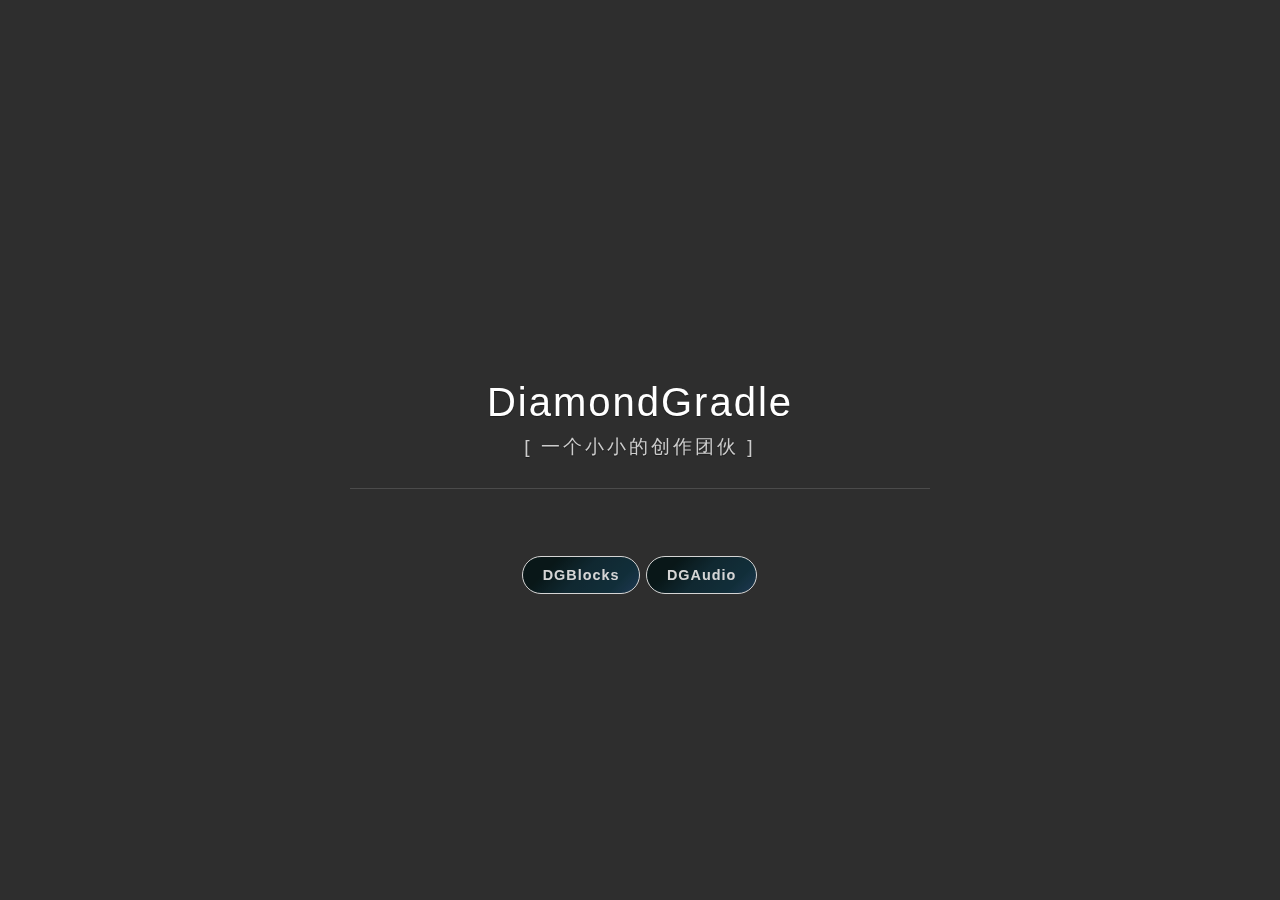
<file: index.html>
<!DOCTYPE html>
<html>

<head>
    <meta charset="utf-8">
    <meta http-equiv="X-UA-Compatible" content="IE=edge">
    <meta name="viewport" content="width=device-width, initial-scale=1">
    <meta name="description" content="Chien_W Home">
    <meta name="keywords" content="Chien_W,Homepage">
    <meta name="author" content="Chien_W">
    <title>DiamondGradle Team|Home</title>
    <link rel="stylesheet" type="text/css" href="./assets/css/vno.css">
    <link rel="stylesheet" type="text/css" href="./assets/css/iconfont.css">
    <link rel="apple-touch-icon" href="./apple-touch-icon.png">
    <link rel="icon" href="./favicon.ico">
</head>

<body>
    <span class="mobile btn-mobile-menu">
        <i class="social iconfont icon-list btn-mobile-menu__icon"></i>
        <i class="social iconfont icon-angleup btn-mobile-close__icon hidden"></i>
    </span>
    <header id="panel" class="panel-cover">
        <div class="panel-main">
            <div class="panel-main__inner panel-inverted">
                <div class="panel-main__content">
                    <div class="ih-item circle effect right_to_left">            
                        <a href="#" title="" class="blog-button">
                            <!-- <div class="img"><img src="./img/me.jpg" alt="img" class="js-avatar iUp profilepic"></div> -->
                            </div>
                        </a>
                    </div>

                    <!-- <a href="#" title="Dmego Home" class="profilepic">
                        <img src="./img/logo2.jpg" width="80" alt="Dmego`s logo" class="js-avatar iUp show" />
                    </a> -->
                    <h1 class="panel-cover__title panel-title iUp">
                        <a>DiamondGradle</a>
                    </h1>
                    <p class="panel-cover__subtitle panel-subtitle iUp">[ 一个小小的创作团伙 ]</p>
                    <hr class="panel-cover__divider iUp" />
                    <div class="navigation-wrapper iUp">
                        <div>
                            <nav class="cover-navigation cover-navigation--primary">
                                <ul class="navigation">
									
                                    <li class="navigation__item">
                                        <a href="./DGBlocks/" class="blue_btn" >DGBlocks</a>
                                    </li>
									
									<li class="navigation__item">
									    <a href="./DGAudio/" class="blue_btn" >DGAudio</a>
									</li>
                                
                                </ul>
                            </nav>
                        </div>
                        <div class="iUp">
                            <nav class="cover-navigation navigation--social">
                                <ul class="navigation">
                                </ul>
                            </nav>
                        </div>
                    </div>
                </div>
            </div>
            <div class="panel-cover--overlay cover-slate"></div>
        </div>
        <div class="remark iUp">
            <p class="power">© Powered By
                <a href="#" target="_blank"> DiamondGradle </a>
            </p>
        </div>
    </header>
    <script type="text/javascript" src="./assets/js/jquery.min.js"></script>
    <script type="text/javascript" src="./assets/js/fetch.min.js"></script>
    <script type="text/javascript" src="./assets/js/main.js"></script>
   <!-- 网易云音乐 -->
    
</body>
</html>
</file>
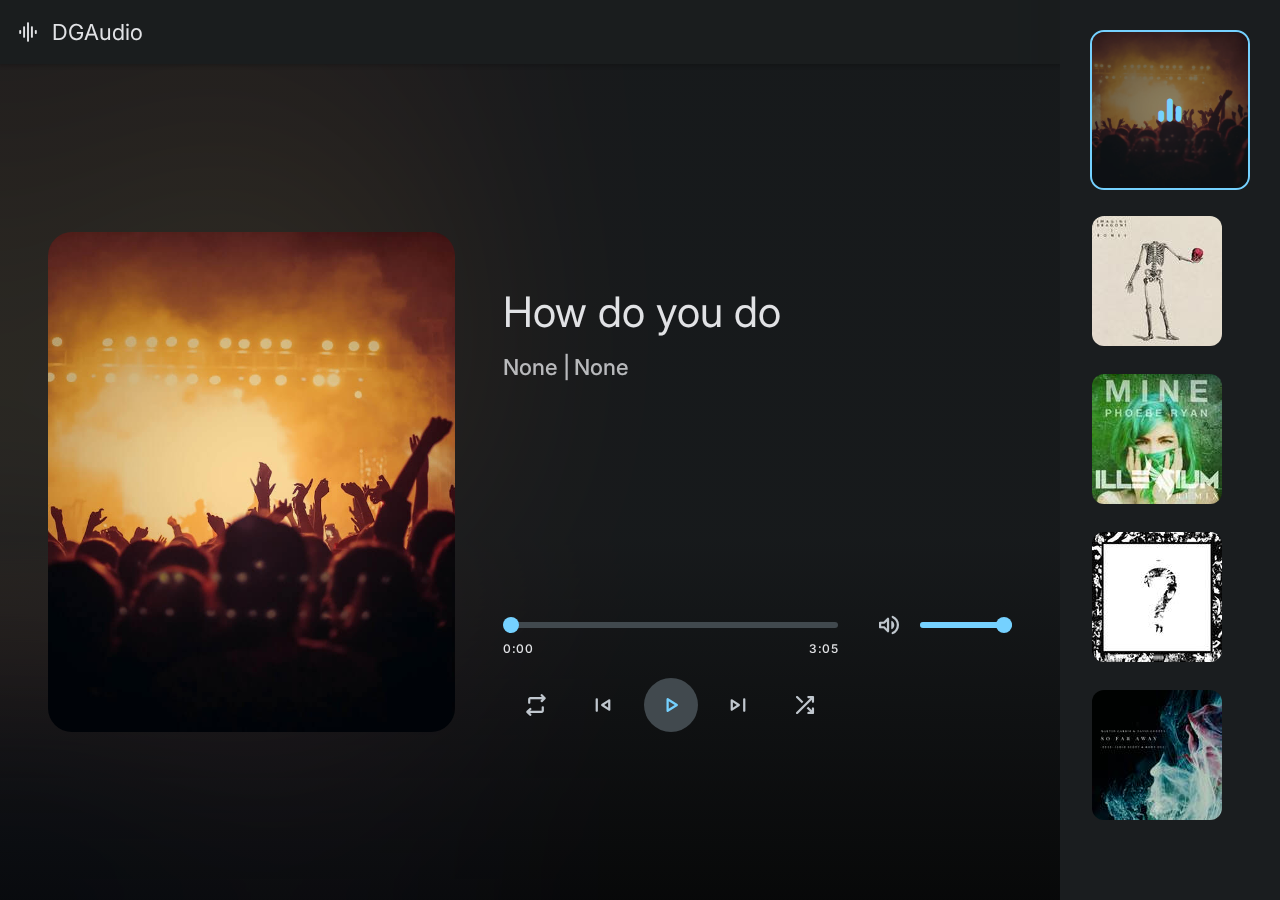
<file: DGAudio/index.html>
<!DOCTYPE html>
<html lang="en">

<head>
  <meta charset="UTF-8">
  <meta http-equiv="X-UA-Compatible" content="IE=edge">
  <meta name="viewport" content="width=device-width, initial-scale=1.0">

  <!-- 
    - primary meta tags
  -->
  <title>DGAudio</title>
  <meta name="title" content="Music Player">
  <meta name="description" content="A web music player html template made by codewithsadee">

  <!-- 
    - favicon
  -->
  <link rel="shortcut icon" href="./favicon.svg" type="image/svg+xml">

  <!-- 
    - google font link
  -->
  <link rel="preconnect" href="https://fonts.googleapis.com">
  <link rel="preconnect" href="https://fonts.gstatic.com" crossorigin>
  <link href="https://fonts.googleapis.com/css2?family=Inter:wght@400;500&display=swap" rel="stylesheet">

  <!-- 
    - material icon font
  -->
  <link rel="stylesheet"
    href="https://fonts.googleapis.com/css2?family=Material+Symbols+Rounded:opsz,wght,FILL,GRAD@24,400,0,-25" />

  <!-- 
    - custom css link
  -->
  <link rel="stylesheet" href="./assets/css/style.css">

</head>

<body>

  <!-- 
    - #TOP APP BAR
  -->

  <div class="top-bar wrapper">

    <div class="logo wrapper">
      <span class="material-symbols-rounded">graphic_eq</span>

      <h1 class="title-lg">DGAudio</h1>
    </div>

    <div class="top-bar-actions">
      <button class="btn-icon" data-playlist-toggler>
        <span class="material-symbols-rounded">queue_music</span>
      </button>
    </div>

  </div>





  <main>
    <article>

      <!-- 
        - #PLAYER
      -->

      <div class="player">
        <div class="container">

          <figure class="music-banner">
            <img src="./assets/images/poster-1.jpg" width="800" height="800" alt="How do you do"
              class="img-cover" data-player-banner>
          </figure>

          <div class="music-content">

            <h2 class="headline-sm" data-title>How do you do</h2>

            <p class="label-lg label-wrapper wrapper">
              <span data-album>None</span>

              <span data-year>None</span>
            </p>

            <p class="label-md artist" data-artist></p>

            <div class="seek-control">

              <div>
                <div class="range-wrapper">
                  <input type="range" step="1" max="60" value="0" class="range" data-range data-seek>

                  <div class="range-fill" data-range-fill></div>
                </div>

                <div class="duration-label wrapper">
                  <span class="label-md" data-running-time>0:00</span>

                  <span class="label-md" data-duration>1:00</span>
                </div>
              </div>

              <div class="volume">
                <button class="btn-icon" data-volume-btn>
                  <span class="material-symbols-rounded">volume_up</span>
                </button>

                <div class="range-wrapper">
                  <input type="range" step="0.05" max="1" value="1" class="range" data-range data-volume>

                  <div class="range-fill" data-range-fill></div>
                </div>
              </div>

            </div>

            <div class="player-control wrapper">

              <button class="btn-icon toggle" data-repeat>
                <span class="material-symbols-rounded default-icon">repeat</span>
                <span class="material-symbols-rounded active-icon">repeat_one</span>
              </button>

              <button class="btn-icon" data-skip-prev>
                <span class="material-symbols-rounded">skip_previous</span>
              </button>

              <button class="btn-icon play" data-play-btn>
                <span class="material-symbols-rounded default-icon">play_arrow</span>
                <span class="material-symbols-rounded active-icon">pause</span>
              </button>

              <button class="btn-icon" data-skip-next>
                <span class="material-symbols-rounded">skip_next</span>
              </button>

              <button class="btn-icon toggle" data-shuffle>
                <span class="material-symbols-rounded">shuffle</span>
              </button>

            </div>

          </div>

        </div>
      </div>





      <!-- 
        - #PLAYLIST
      -->

      <div class="playlist" data-playlist>

        <ul class="music-list" data-music-list></ul>

      </div>

      <div class="overlay" data-playlist-toggler data-overlay></div>

    </article>
  </main>





  <!-- 
    - custom js link
  -->
  <script src="./assets/js/script.js"></script>

</body>

</html>
</file>
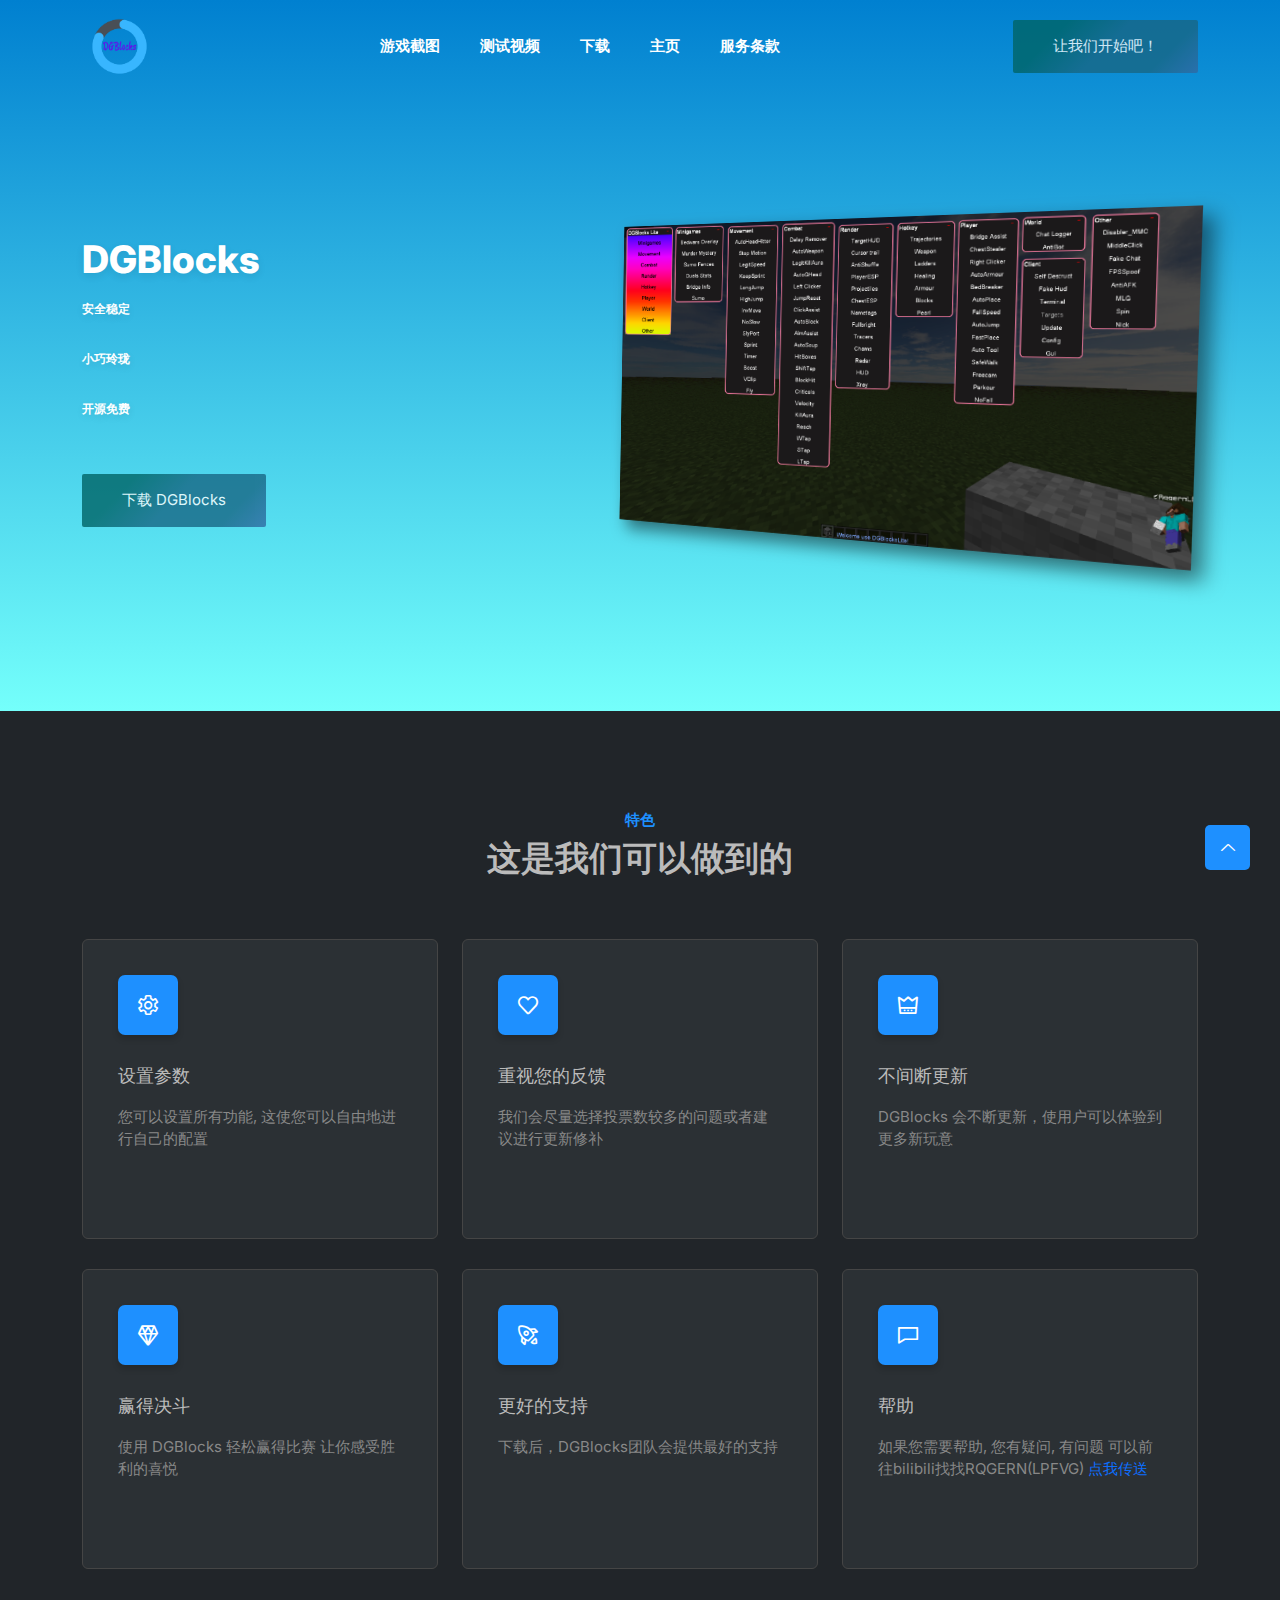
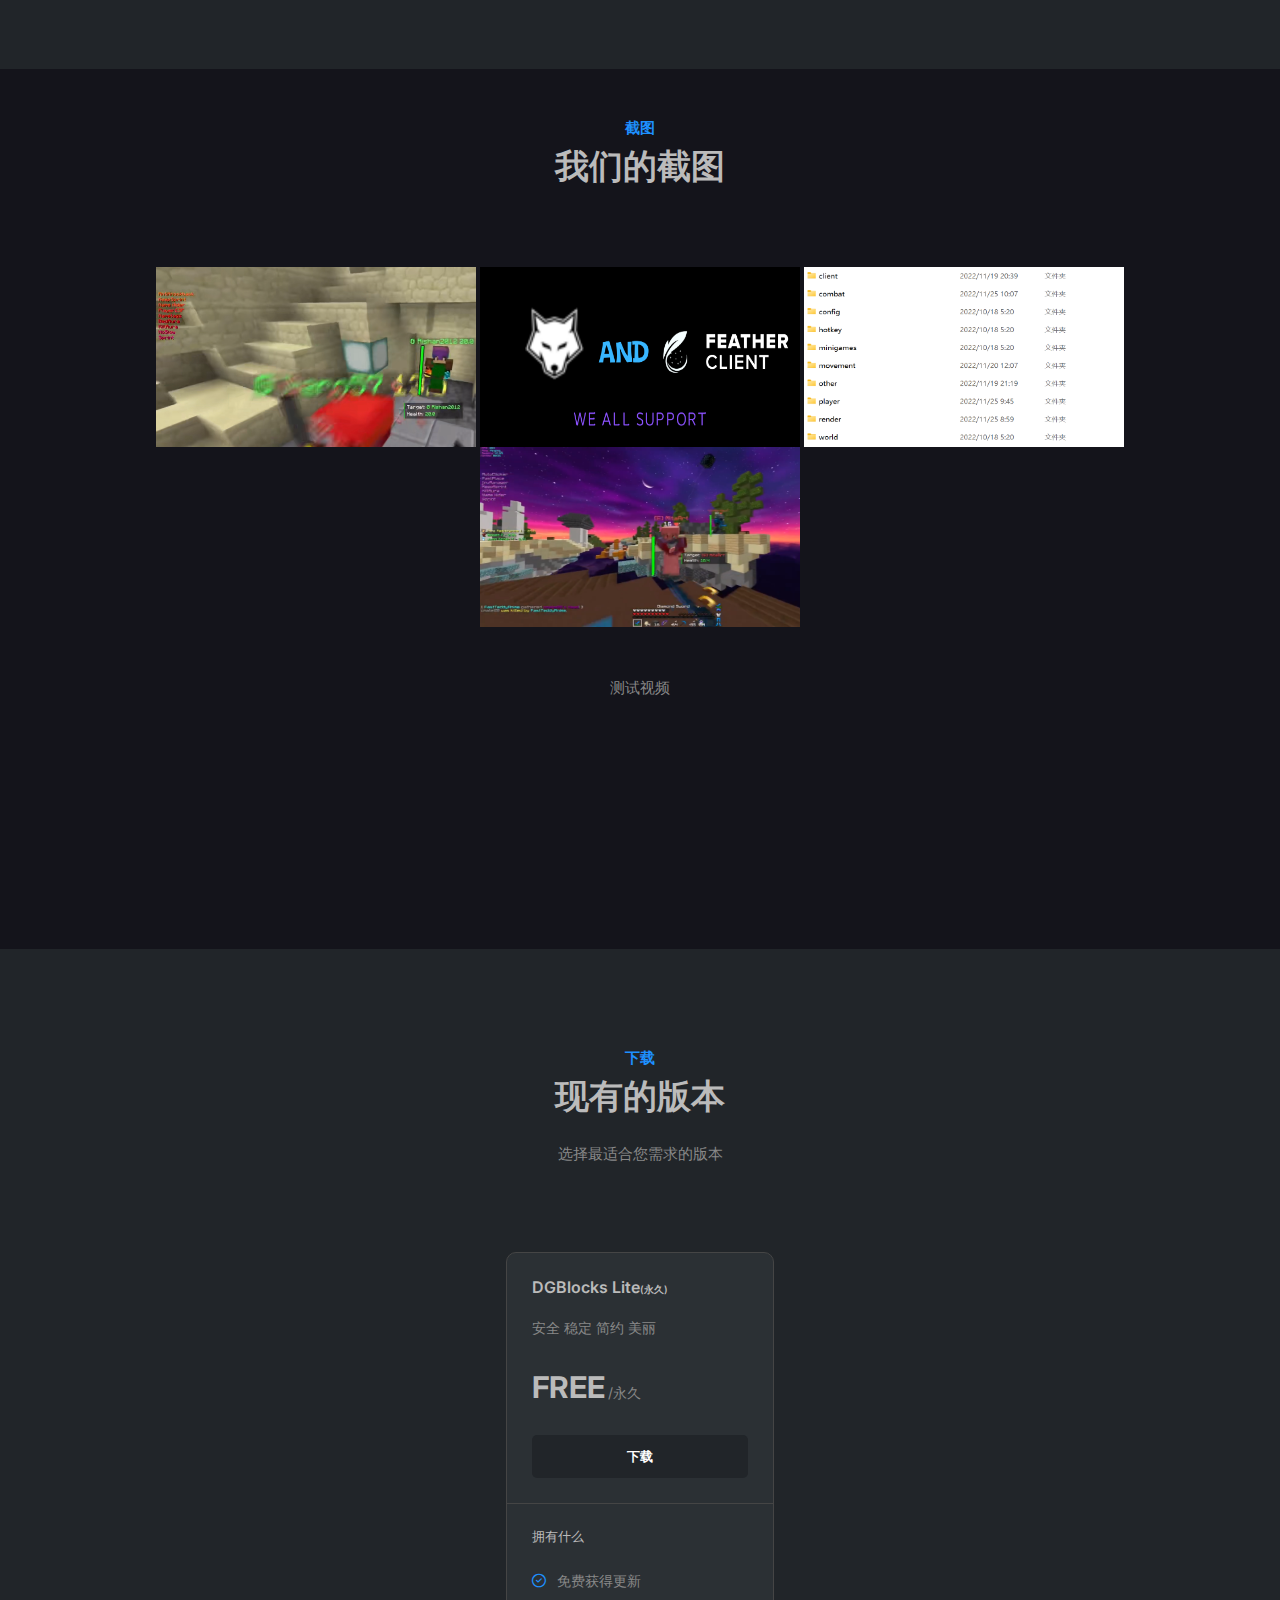
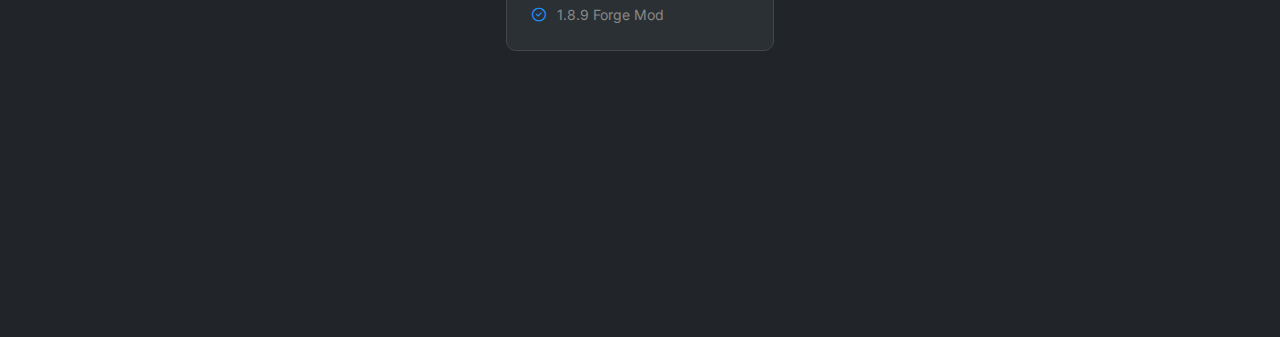
<file: DGBlocks/index.html>
<!DOCTYPE html>
<html class="no-js" lang="en">

<!-- Mirrored from foodbyte.today/zh.html by HTTrack Website Copier/3.x [XR&CO'2014], Fri, 25 Nov 2022 12:00:21 GMT -->
<head>
<meta charset="utf-8">
<meta http-equiv="X-UA-Compatible" content="IE=edge">
<meta name="viewport" content="width=device-width, initial-scale=1">
<script src="../shoppy.gg/api/embed.js" type="f2983d6e161a0ceb1d9ba9a0-text/javascript"></script>
<meta name="description" content="FoodByte is an advanced Minecraft ghost client developed with quality in mind.">
<meta name="keywords" content="minecraft, 我的世界FoodByte, minecraft hack, hacked client, ghost client, minecraft ghost client, minecraft cheat, hack, aimbot, autoclicker, aim assist">
<meta name="author" content="FoodByte Software">
<meta property="og:site" content="index.html">
<meta property="og:site_name" content="DGBlocks">
<meta property="og:title" content="DGBlocks">
<meta name="theme-color" content="#1E90FF">
<title>DGBlocks</title>
<link rel="stylesheet" href="assets/css/bootstrap.min.css" />
<link rel="stylesheet" href="assets/css/line-icons.css" />
<link rel="stylesheet" href="assets/css/animate.css" />
<link rel="stylesheet" href="assets/css/main.css" />
<link rel="shortcut icon" type="image/x-icon" href="assets/images/l2.png" />
</head>
<body>

<header class="header navbar-area">
<div class="container">
<div class="row align-items-center">
<div class="col-lg-12">
<div class="nav-inner">
<nav class="navbar navbar-expand-lg">
<h1 class="ss"><a href="index.html"><img src="assets/images/raven.png" width="75" height="75"></a></h1>
</a>
<button class="navbar-toggler mobile-menu-btn" type="button" data-bs-toggle="collapse" data-bs-target="#navbarSupportedContent" aria-controls="navbarSupportedContent" aria-expanded="false" aria-label="Toggle navigation">
<span class="toggler-icon"></span>
<span class="toggler-icon"></span>
<span class="toggler-icon"></span>
</button>
<div class="collapse navbar-collapse sub-menu-bar" id="navbarSupportedContent">
<!-- <audio autoplay="autoplay" loop=""><source src="assets/audio/how do you do.mp3" volume="10"></audio> -->
<ul id="nav" class="navbar-nav ms-auto">
	
<li class="nav-item">
	<a href="#video" aria-label="Toggle navigation">游戏截图</a>
</li>
<li class="nav-item">
	<a href="#videogame" aria-label="Toggle navigation">测试视频</a>
</li>
<li class="nav-item">
	<a href="#pricing" aria-label="Toggle navigation">下载</a>
</li>
<li class="nav-item">
	<a href="#home" aria-label="Toggle navigation">主页</a>
</li>
<li class="nav-item">
	<a href="./terms/" aria-label="Toggle navigation">服务条款</a>
</li>
</ul>
</div>
<div class="button add-list-button">
<a href="#pricing" class="blue_btn">让我们开始吧！</a>
</div>
</nav>
</div>
</div>
</div>
</div>
</header>
<section id="home" class="hero-area">
<div class="container">
<div class="row align-items-center">
<div class="col-lg-5 col-md-12 col-12">
<div class="hero-content">
<script type="f2983d6e161a0ceb1d9ba9a0-text/javascript" src="assets/js/snow.js"></script>
<h1 class="wow fadeInLeft" data-wow-delay=".4s">DGBlocks</h1>
<h1 class="wow fadeInLeft" data-wow-delay=".6s" <span style="font-size: 80%;">安全稳定</span></h1>
<h1 class="wow fadeInLeft" data-wow-delay=".8s" <span style="font-size: 80%;">小巧玲珑</span></h1>
<h1 class="wow fadeInLeft" data-wow-delay="1.2s" <span style="font-size: 80%;">开源免费</span></h1>
<div class="button wow fadeInLeft" data-wow-delay="1.0s">
<a href="#pricing" class="blue_btn">下载 DGBlocks</a>
</div>
</div>
</div>
<div class="col-lg-7 col-md-12 col-12">
<div class="hero-image wow fadeInRight" data-wow-delay=".4s">
<img src="assets/images/Snipaste_2022-11-27_13-13-14.png" alt="#" style="transform: scale(0.9) perspective(500px) rotateY(-10deg) rotateX(-0.5deg) rotateZ(1.5deg);
    filter: drop-shadow(10px 10px 10px rgba(0,0,0,0.5));">
</div>
</div>
</div>
</div>
</section>
<section id="features" class="features section">
<div class="container">
<div class="row">
<div class="col-12">
<div class="section-title">
<h3 class="wow zoomIn">特色</h3>
<h2 class="wow fadeInUp">这是我们可以做到的
</h2>
</div>
</div>
</div>
<div class="row">
<div class="col-lg-4 col-md-6 col-12">
<div class="single-feature wow fadeInUp" style="min-height: 300px;">
<i class="lni lni-cog"></i>
<h3>设置参数</h3>
<p>您可以设置所有功能, 这使您可以自由地进行自己的配置
</p>
</div>
</div>
<div class="col-lg-4 col-md-6 col-12">
<div class="single-feature wow fadeInUp" style="min-height: 300px;">
<i class="lni lni-heart"></i>
<h3>重视您的反馈</h3>
<p>我们会尽量选择投票数较多的问题或者建议进行更新修补
</p>
</div>
</div>
<div class="col-lg-4 col-md-6 col-12">
<div class="single-feature wow fadeInUp" style="min-height: 300px;">
<i class="lni lni-crown"></i>
<h3>不间断更新</h3>
<p>DGBlocks 会不断更新，使用户可以体验到更多新玩意</p>
</div>
</div>
<div class="col-lg-4 col-md-6 col-12">
<div class="single-feature wow fadeInUp" style="min-height: 300px;">
<i class="lni lni-diamond-alt"></i>
<h3>赢得决斗</h3>
<p>使用 DGBlocks 轻松赢得比赛 让你感受胜利的喜悦</p>
</div>
</div>
<div class="col-lg-4 col-md-6 col-12">
<div class="single-feature wow fadeInUp" style="min-height: 300px;">
<i class="lni lni-rocket"></i>
<h3>更好的支持</h3>
<p>下载后，DGBlocks团队会提供最好的支持</p>
</div>
</div>
<div class="col-lg-4 col-md-6 col-12">
<div class="single-feature wow fadeInUp" style="min-height: 300px;">
<i class="lni lni-bubble"></i>
<h3>帮助</h3>
<p>如果您需要帮助, 您有疑问, 有问题 可以前往bilibili找找RQGERN(LPFVG) 
<a href="https://space.bilibili.com/1135293994?spm_id_from=333.1007.0.0">点我传送</a></p>
</div>
</div>
</div>
</div>
</section>

<section id="video" class="our-achievement section">
<div class="container">
<div class="row">
<div class="col-lg-10 offset-lg-1 col-md-12 col-12">
<div class="section-title">
<h3 class="wow zoomIn" data-wow-delay=".2s">截图</h3>
<h2 class="wow fadeInUp" data-wow-delay=".4s">我们的截图</h2>
</div>
</div>
<div class="hero-image wow fadeInUp" data-wow-delay=".6s">
<img src="assets/images/hud.png" width="320" height="180">
<img src="assets/images/OR.png" width="320" height="180">
<img src="assets/images/modules.png" width="320" height="180">
<img src="assets/images/ghost.png" width="320" height="180">
<section id="videogame" class="our-achievement section"
<h3>测试视频</h3>
<h3>
	<iframe src="//player.bilibili.com/player.html?aid=305513304&bvid=BV1EP411u72e&cid=903832541&page=1" scrolling="no" border="0" frameborder="no" framespacing="0" allowfullscreen="true"> </iframe>
</h3>

</div>
</div>
</div>
</section>
<section id="pricing" class="pricing-table section">
<div class="container">
<div class="row">
<div class="col-12">
<div class="section-title">
<h3 class="wow zoomIn" data-wow-delay=".2s">下载</h3>
<h2 class="wow fadeInUp" data-wow-delay=".4s">现有的版本</h2>
<p class="wow fadeInUp" data-wow-delay=".6s">选择最适合您需求的版本</p>
</div>
</div>
</div>
<div class="row">
<div class="horizontal-center">
<div class="col-lg-3 col-md-6 col-12" style="padding: 0.5%;">
<div class="single-table wow fadeInUp" data-wow-delay=".6s">
<div class="table-head">
<h4 class="title">DGBlocks Lite<span style="font-size: 60%;"> (永久)</span></h4>
<p>安全 稳定 简约 美丽</p>
<div class="price">
<h2 class="amount">FREE<span class="duration">/永久 </span></h2>
</div>
<div class="button">
<a href="./download/Lite/" class="btn">下载</a>
</div>
</div>
<div class="table-content">
<h4 class="middle-title">拥有什么</h4>
<ul class="table-list">
<li><i class="lni lni-checkmark-circle"></i> 免费获得更新</li>
<li><i class="lni lni-checkmark-circle"></i> 1.8.9 Forge Mod</li>
</ul>
</div>
</div>
</div>
</div>
</div>
</div>
</section>
<section id="faq" class="faq section">

</footer>
<a href="#" class="scroll-top">
<i class="lni lni-chevron-up"></i>
</a>
<script src="assets/js/bootstrap.min.js" type="f2983d6e161a0ceb1d9ba9a0-text/javascript"></script>
<script src="assets/js/wow.min.js" type="f2983d6e161a0ceb1d9ba9a0-text/javascript"></script>
<script src="assets/js/count-up.min.js" type="f2983d6e161a0ceb1d9ba9a0-text/javascript"></script>
<script src="assets/js/main.js" type="f2983d6e161a0ceb1d9ba9a0-text/javascript"></script>

<!-- Mirrored from foodbyte.today/zh.html by HTTrack Website Copier/3.x [XR&CO'2014], Fri, 25 Nov 2022 12:00:21 GMT -->
</html>
</file>
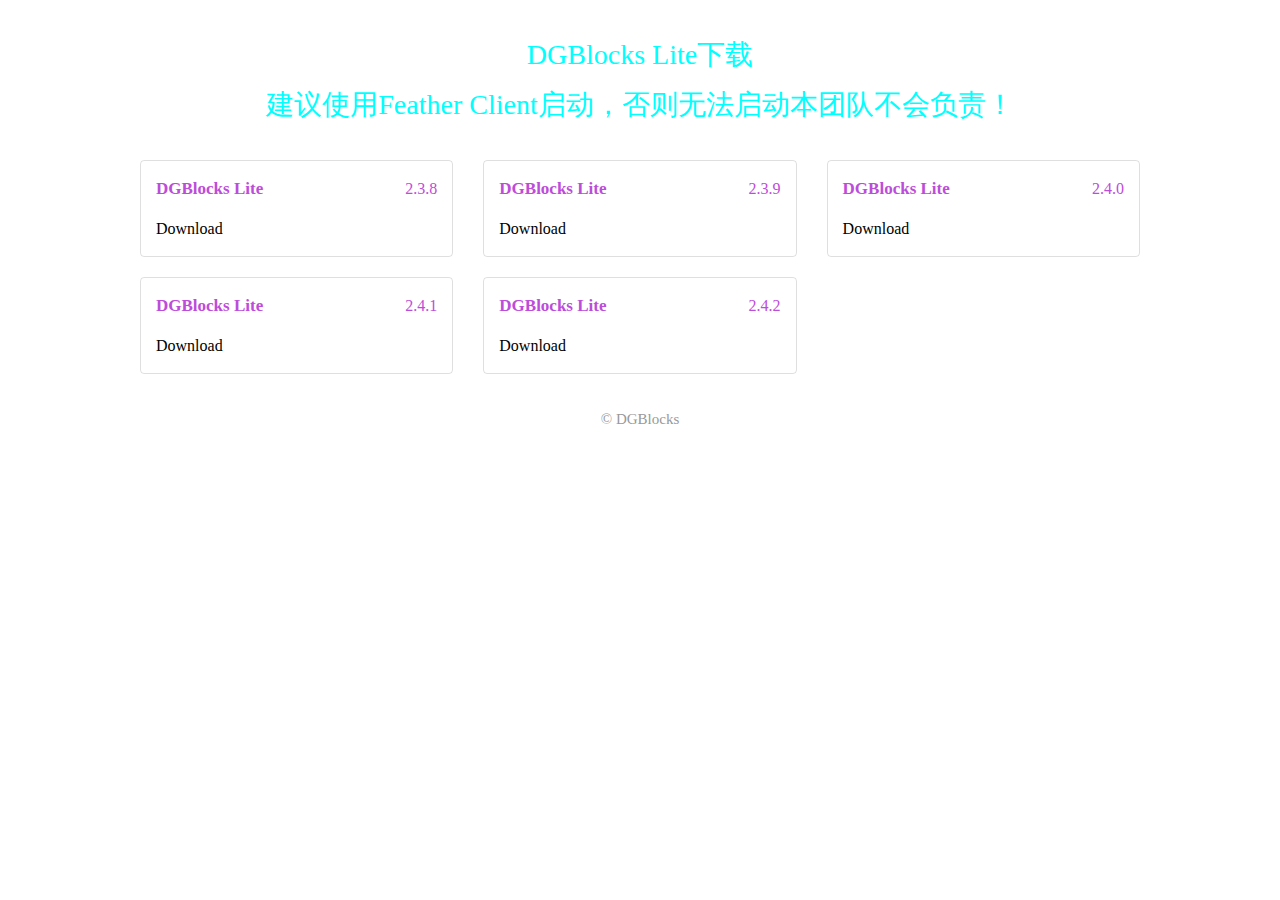
<file: DGBlocks/download/Lite/index.html>
<!doctype html>
<html>
  
  <head>
    <meta charset="utf-8">
    <meta http-equiv="X-UA-Compatible" content="IE=edge">
    <meta name="viewport" content="width=device-width, initial-scale=1">
    <meta name="apple-mobile-web-app-capable" content="yes">
    <meta name="theme-color" content="#ffffff">
    <title>DGBlocksLite|Download</title>
    <meta name="keywords" content="DGBlocks Lite">
    <meta name="description" content="Cheat">
	<style type="text/css">
body,ul,ol,li,dl,dd,p,h1,h2,h3,form {margin:0;padding:0}
* {box-sizing:border-box;}
a {text-decoration:none;color:#000;}
hr {border:none;height:1px;background-color:rgba(0,0,0,0.125);}
body {color:#444;text-align:center;font:400 16px/1.7;}
.info {text-align:center;margin:30px 0 20px;font-size:28px;line-height:50px;}
.main {width:90%;max-width:1000px;margin:auto;text-align:left;line-height:25px;}
.boxs {display:flex;flex-wrap:wrap;margin-right:-15px;margin-left:-15px;}
.box {flex:0 0 33.33%;}
.card {border:1px solid rgba(0,0,0,0.125);border-radius:0.25rem;margin:10px 15px;}
.title {display:flex;flex-wrap:wrap;margin:15px;}
.domain {margin:0;font-weight:700;font-size:17px;flex:0 0 75%;}
.price {flex:0 0 25%;text-align:right;}
.desc {display:flex;margin:15px;}
.reserved {color:#bd4cda;}
.onsale {color:#008000;}
.foot {margin:20px 0;text-align:center;width:100%;color:#999;height:20px;line-height:30px;font-size:15px;}
.smbb {margin:40px 0;text-align:center;}
@media(max-width:767px) {.boxs .box {flex:0 0 100%;}}
@media screen and (max-width:767px) {.smbb {display:none;}}
	</style>
	</head>
  
<body>
    <div class="main">
      <div class="info"><a style="color:#00ffff">DGBlocks Lite下载<br>建议使用Feather Client启动，否则无法启动本团队不会负责！</a></div>
      <!-- 列表项 -->
	  <div class="boxs">
		  <!-- 列表盒子开始 -->
        <div class="box"><div class="card"><div class="title">
            <span class="domain"><a class="reserved">DGBlocks Lite</a></span>
		    <span class="price reserved">2.3.8</span></div>
            <span class="desc reserved"><a href="./Files/DGBlocksLite-2.3.8.jar">Download</a></span></div>
        </div>
		<!-- 列表盒子结束，要是更新就在上面复制一个放下来 -->
		
		<div class="box"><div class="card"><div class="title">
		    <span class="domain"><a class="reserved">DGBlocks Lite</a></span>
		    <span class="price reserved">2.3.9</span></div>
		    <span class="desc reserved"><a href="./Files/DGBlocksLite-2.3.9.jar">Download</a></span></div>
		</div>
		
		<div class="box"><div class="card"><div class="title">
		    <span class="domain"><a class="reserved">DGBlocks Lite</a></span>
		    <span class="price reserved">2.4.0</span></div>
		    <span class="desc reserved"><a href="./Files/DGBlocksLite-2.4.0.jar">Download</a></span></div>
		</div>
		
		<div class="box"><div class="card"><div class="title">
		    <span class="domain"><a class="reserved">DGBlocks Lite</a></span>
		    <span class="price reserved">2.4.1</span></div>
		    <span class="desc reserved"><a href="./Files/DGBlocksLite-2.4.1.jar">Download</a></span></div>
		</div>
		
		<div class="box"><div class="card"><div class="title">
		    <span class="domain"><a class="reserved">DGBlocks Lite</a></span>
		    <span class="price reserved">2.4.2</span></div>
		    <span class="desc reserved"><a href="./Files/DGBlocksLite-2.4.2.jar">Download</a></span></div>
		</div>
		
	</div>

<!-- 底部 -->
<div class="foot">
    © DGBlocks
</div></body></html>
</file>
<file: assets/css/vno.css>
/*头像效果-start*/

html {
  font-family: sans-serif;
  -ms-text-size-adjust: 100%;
  -webkit-text-size-adjust: 100%
}

body {
  margin: 0
}

.ih-item.circle.effect {
  margin: 0 auto;
  -webkit-perspective: 900px;
  -moz-perspective: 900px;
  perspective: 900px;
}
.ih-item.circle.effect .img {
  z-index: 11;
  -webkit-transition: all 0.5s ease-in-out;
  -moz-transition: all 0.5s ease-in-out;
  transition: all 0.5s ease-in-out;
}

.ih-item.circle.effect .info {
  -webkit-transform-style: preserve-3d;
  -moz-transform-style: preserve-3d;
  -ms-transform-style: preserve-3d;
  -o-transform-style: preserve-3d;
  transform-style: preserve-3d;
}

.ih-item.circle.effect .info .info-back {
  opacity: 1;
  border-radius: 50%;
  width: 100%;
  height: 100%;
  background: #333333;
}

.ih-item.circle.effect .info h2 {
  color: #fff;    
  position: relative;
  font-size: 18px;
  margin: 0 auto;
  padding-top: 40px;
  height: 35px;
  text-shadow: 0 0 1px white, 0 1px 2px rgba(0, 0, 0, 0.3);
}

.ih-item.circle.effect .info p {
  color: #bbb;
  padding: 0px 0px 0px 0px;
  font-style: italic;
  padding-left: 0px;
  font-size: 10px;
}

.ih-item.circle.effect.bottom_to_top .img {
  -webkit-transform-origin: 50% 0;
  -moz-transform-origin: 50% 0;
  -ms-transform-origin: 50% 0;
  -o-transform-origin: 50% 0;
  transform-origin: 50% 0;
}

.ih-item.circle.effect.bottom_to_top a:hover .img {
  -webkit-transform: rotate3d(1, 0, 0, 180deg);
  -moz-transform: rotate3d(1, 0, 0, 180deg);
  -ms-transform: rotate3d(1, 0, 0, 180deg);
  -o-transform: rotate3d(1, 0, 0, 180deg);
  transform: rotate3d(1, 0, 0, 180deg);
}

.ih-item.circle.effect.top_to_bottom .img {
  -webkit-transform-origin: 50% 100%;
  -moz-transform-origin: 50% 100%;
  -ms-transform-origin: 50% 100%;
  -o-transform-origin: 50% 100%;
  transform-origin: 50% 100%;
}

.ih-item.circle.effect.top_to_bottom a:hover .img {
  -webkit-transform: rotate3d(1, 0, 0, -180deg);
  -moz-transform: rotate3d(1, 0, 0, -180deg);
  -ms-transform: rotate3d(1, 0, 0, -180deg);
  -o-transform: rotate3d(1, 0, 0, -180deg);
  transform: rotate3d(1, 0, 0, -180deg);
}

.ih-item.circle.effect.left_to_right .img {
  -webkit-transform-origin: 100% 50%;
  -moz-transform-origin: 100% 50%;
  -ms-transform-origin: 100% 50%;
  -o-transform-origin: 100% 50%;
  transform-origin: 100% 50%;
}

.ih-item.circle.effect.left_to_right a:hover .img {
  -webkit-transform: rotate3d(0, 1, 0, 180deg);
  -moz-transform: rotate3d(0, 1, 0, 180deg);
  -ms-transform: rotate3d(0, 1, 0, 180deg);
  -o-transform: rotate3d(0, 1, 0, 180deg);
  transform: rotate3d(0, 1, 0, 180deg);
}

.ih-item.circle.effect.right_to_left .img {
  -webkit-transform-origin: 0% 50%;
  -moz-transform-origin: 0% 50%;
  -ms-transform-origin: 0% 50%;
  -o-transform-origin: 0% 50%;
  transform-origin: 0% 50%;
}

.ih-item.circle.effect.right_to_left a:hover .img {
  -webkit-transform: rotate3d(0, 1, 0, -180deg);
  -moz-transform: rotate3d(0, 1, 0, -180deg);
  -ms-transform: rotate3d(0, 1, 0, -180deg);
  -o-transform: rotate3d(0, 1, 0, -180deg);
  transform: rotate3d(0, 1, 0, -180deg);
}

.ih-item a {
  color: #333;
}

.ih-item a:hover {
  text-decoration: none;
}

.ih-item img {
  width: 100%;
  height: 100%;
}

.ih-item.circle {
  position: relative;
  width: 120px;
  height: 120px;
  border-radius: 50%;
}

.ih-item.circle .img {
  position: relative;
  width: 120px;
  height: 120px;
  border-radius: 50%;
}
.ih-item.circle .img:before {
  position: absolute;
  display: block;
  content: '';
  width: 100%;
  height: 100%;
  border-radius: 50%;
  -webkit-transition: all 0.35s ease-in-out;
  -moz-transition: all 0.35s ease-in-out;
  transition: all 0.35s ease-in-out;
}

.ih-item.circle .img img {
  border-radius: 50%;
}

.ih-item.circle .info {
  position: absolute;
  top: 0;
  bottom: 0;
  left: 0;
  right: 0;
  text-align: center;
  border-radius: 50%;
  -webkit-backface-visibility: hidden;
  backface-visibility: hidden;
}
@media all and (max-width: 780px) {
  .ih-item.circle .img {
      position: relative;
      width: 100px;
      height: 100px;
      /*margin-top: 20px;*/
      border-radius: 50%;
  }
  .ih-item.circle {
      position: relative;
      width: 100px;
      height: 100px;
      border-radius: 50%;
  }
  .ih-item.circle .info .info-back h2{
    font-size: 0.9em;
  }
}
/**************抖动效果******************/
.profilepic {
  text-align: center;
  display: block;
  -webkit-box-shadow: 0 0 0 2px rgba(255, 255, 255, 0.5), 0px 2px 20px 3px rgba(0, 0, 0, 0.25);
  box-shadow: 0 0 0 2px rgba(255, 255, 255, 0.5), 0px 2px 20px 3px rgba(0, 0, 0, 0.25);
  border-radius: 300px;
  width: 128px;
  height: 128px;
  margin: 0 auto;
  position: relative;
  overflow: hidden;
  background: #88acdb;
  -webkit-transition: all 0.2s ease-in;
  display: -webkit-box;
  -webkit-box-orient: horizontal;
  -webkit-box-pack: center;
  -webkit-box-align: center;
  text-align: center;
}

/* .profilepic img.show {
  width: 100%;
  height: 100%;
  opacity: 1;
}

.profilepic img {
  width: 20%;
  height: 20%;
  border-radius: 300px;
  opacity: 0;
  -webkit-transition: all 0.2s ease-in;
} 

.profilepic:hover {
  -webkit-animation: btnGroups 1s linear;
  -webkit-animation: btnGroups 1s linear;
  -moz-animation: btnGroups 1s linear;
  -ms-animation: btnGroups 1s linear;
  animation: btnGroups 1s linear;
} */

/*头像效果-end*/

.animated {
  -webkit-animation-fill-mode: both;
  -moz-animation-fill-mode: both;
  -ms-animation-fill-mode: both;
  -o-animation-fill-mode: both;
  animation-fill-mode: both;
  -webkit-animation-duration: 1s;
  -moz-animation-duration: 1s;
  -ms-animation-duration: 1s;
  -o-animation-duration: 1s;
  animation-duration: 1s;
}

.animated.hinge {
  -webkit-animation-duration: 1s;
  -moz-animation-duration: 1s;
  -ms-animation-duration: 1s;
  -o-animation-duration: 1s;
  animation-duration: 1s;
}

@-webkit-keyframes flash {

  0%,
  50%,
  100% {
    opacity: 1;
  }

  25%,
  75% {
    opacity: 0;
  }
}

@-moz-keyframes flash {

  0%,
  50%,
  100% {
    opacity: 1;
  }

  25%,
  75% {
    opacity: 0;
  }
}

@-o-keyframes flash {

  0%,
  50%,
  100% {
    opacity: 1;
  }

  25%,
  75% {
    opacity: 0;
  }
}

.flash {
  -webkit-animation-name: flash;
  -moz-animation-name: flash;
  -o-animation-name: flash;
  animation-name: flash;
}

@-webkit-keyframes shake {

  0%,
  100% {
    -webkit-transform: translateX(0);
  }

  10%,
  30%,
  50%,
  70%,
  90% {
    -webkit-transform: translateX(-10px);
  }

  20%,
  40%,
  60%,
  80% {
    -webkit-transform: translateX(10px);
  }
}

@-moz-keyframes shake {

  0%,
  100% {
    -moz-transform: translateX(0);
  }

  10%,
  30%,
  50%,
  70%,
  90% {
    -moz-transform: translateX(-10px);
  }

  20%,
  40%,
  60%,
  80% {
    -moz-transform: translateX(10px);
  }
}

@-o-keyframes shake {

  0%,
  100% {
    -o-transform: translateX(0);
  }

  10%,
  30%,
  50%,
  70%,
  90% {
    -o-transform: translateX(-10px);
  }

  20%,
  40%,
  60%,
  80% {
    -o-transform: translateX(10px);
  }
}

.shake {
  -webkit-animation-name: shake;
  -moz-animation-name: shake;
  -o-animation-name: shake;
  animation-name: shake;
}

@-webkit-keyframes bounce {

  0%,
  20%,
  50%,
  80%,
  100% {
    -webkit-transform: translateY(0);
  }

  40% {
    -webkit-transform: translateY(-30px);
  }

  60% {
    -webkit-transform: translateY(-15px);
  }
}

@-moz-keyframes bounce {

  0%,
  20%,
  50%,
  80%,
  100% {
    -moz-transform: translateY(0);
  }

  40% {
    -moz-transform: translateY(-30px);
  }

  60% {
    -moz-transform: translateY(-15px);
  }
}

@-o-keyframes bounce {

  0%,
  20%,
  50%,
  80%,
  100% {
    -o-transform: translateY(0);
  }

  40% {
    -o-transform: translateY(-30px);
  }

  60% {
    -o-transform: translateY(-15px);
  }
}

.bounce {
  -webkit-animation-name: bounce;
  -moz-animation-name: bounce;
  -o-animation-name: bounce;
  animation-name: bounce;
}

@-webkit-keyframes tada {
  0% {
    -webkit-transform: scale(1);
  }

  10%,
  20% {
    -webkit-transform: scale(0.9) rotate(-3deg);
  }

  30%,
  50%,
  70%,
  90% {
    -webkit-transform: scale(1.1) rotate(3deg);
  }

  40%,
  60%,
  80% {
    -webkit-transform: scale(1.1) rotate(-3deg);
  }

  100% {
    -webkit-transform: scale(1) rotate(0);
  }
}

@-moz-keyframes tada {
  0% {
    -moz-transform: scale(1);
  }

  10%,
  20% {
    -moz-transform: scale(0.9) rotate(-3deg);
  }

  30%,
  50%,
  70%,
  90% {
    -moz-transform: scale(1.1) rotate(3deg);
  }

  40%,
  60%,
  80% {
    -moz-transform: scale(1.1) rotate(-3deg);
  }

  100% {
    -moz-transform: scale(1) rotate(0);
  }
}

@-o-keyframes tada {
  0% {
    -o-transform: scale(1);
  }

  10%,
  20% {
    -o-transform: scale(0.9) rotate(-3deg);
  }

  30%,
  50%,
  70%,
  90% {
    -o-transform: scale(1.1) rotate(3deg);
  }

  40%,
  60%,
  80% {
    -o-transform: scale(1.1) rotate(-3deg);
  }

  100% {
    -o-transform: scale(1) rotate(0);
  }
}

.tada {
  -webkit-animation-name: tada;
  -moz-animation-name: tada;
  -o-animation-name: tada;
  animation-name: tada;
}

@-webkit-keyframes swing {

  20%,
  40%,
  60%,
  80%,
  100% {
    -webkit-transform-origin: top center;
  }

  20% {
    -webkit-transform: rotate(15deg);
  }

  40% {
    -webkit-transform: rotate(-10deg);
  }

  60% {
    -webkit-transform: rotate(5deg);
  }

  80% {
    -webkit-transform: rotate(-5deg);
  }

  100% {
    -webkit-transform: rotate(0deg);
  }
}

@-moz-keyframes swing {
  20% {
    -moz-transform: rotate(15deg);
  }

  40% {
    -moz-transform: rotate(-10deg);
  }

  60% {
    -moz-transform: rotate(5deg);
  }

  80% {
    -moz-transform: rotate(-5deg);
  }

  100% {
    -moz-transform: rotate(0deg);
  }
}

@-o-keyframes swing {
  20% {
    -o-transform: rotate(15deg);
  }

  40% {
    -o-transform: rotate(-10deg);
  }

  60% {
    -o-transform: rotate(5deg);
  }

  80% {
    -o-transform: rotate(-5deg);
  }

  100% {
    -o-transform: rotate(0deg);
  }
}

.swing {
  -webkit-transform-origin: top center;
  -moz-transform-origin: top center;
  -o-transform-origin: top center;
  transform-origin: top center;
  -webkit-animation-name: swing;
  -moz-animation-name: swing;
  -o-animation-name: swing;
  animation-name: swing;
}

@-webkit-keyframes wobble {
  0% {
    -webkit-transform: translateX(0%);
  }

  15% {
    -webkit-transform: translateX(-25%) rotate(-5deg);
  }

  30% {
    -webkit-transform: translateX(20%) rotate(3deg);
  }

  45% {
    -webkit-transform: translateX(-15%) rotate(-3deg);
  }

  60% {
    -webkit-transform: translateX(10%) rotate(2deg);
  }

  75% {
    -webkit-transform: translateX(-5%) rotate(-1deg);
  }

  100% {
    -webkit-transform: translateX(0%);
  }
}

@-moz-keyframes wobble {
  0% {
    -moz-transform: translateX(0%);
  }

  15% {
    -moz-transform: translateX(-25%) rotate(-5deg);
  }

  30% {
    -moz-transform: translateX(20%) rotate(3deg);
  }

  45% {
    -moz-transform: translateX(-15%) rotate(-3deg);
  }

  60% {
    -moz-transform: translateX(10%) rotate(2deg);
  }

  75% {
    -moz-transform: translateX(-5%) rotate(-1deg);
  }

  100% {
    -moz-transform: translateX(0%);
  }
}

@-o-keyframes wobble {
  0% {
    -o-transform: translateX(0%);
  }

  15% {
    -o-transform: translateX(-25%) rotate(-5deg);
  }

  30% {
    -o-transform: translateX(20%) rotate(3deg);
  }

  45% {
    -o-transform: translateX(-15%) rotate(-3deg);
  }

  60% {
    -o-transform: translateX(10%) rotate(2deg);
  }

  75% {
    -o-transform: translateX(-5%) rotate(-1deg);
  }

  100% {
    -o-transform: translateX(0%);
  }
}

.wobble {
  -webkit-animation-name: wobble;
  -moz-animation-name: wobble;
  -o-animation-name: wobble;
  animation-name: wobble;
}

@-webkit-keyframes pulse {
  0% {
    -webkit-transform: scale(1);
  }

  50% {
    -webkit-transform: scale(1.1);
  }

  100% {
    -webkit-transform: scale(1);
  }
}

@-moz-keyframes pulse {
  0% {
    -moz-transform: scale(1);
  }

  50% {
    -moz-transform: scale(1.1);
  }

  100% {
    -moz-transform: scale(1);
  }
}

@-o-keyframes pulse {
  0% {
    -o-transform: scale(1);
  }

  50% {
    -o-transform: scale(1.1);
  }

  100% {
    -o-transform: scale(1);
  }
}

.pulse {
  -webkit-animation-name: pulse;
  -moz-animation-name: pulse;
  -o-animation-name: pulse;
  animation-name: pulse;
}

@-webkit-keyframes flip {
  0% {
    -webkit-transform: perspective(400px) translateZ(0) rotateY(0) scale(1);
    -webkit-animation-timing-function: ease-out;
  }

  40% {
    -webkit-transform: perspective(400px) translateZ(150px) rotateY(170deg) scale(1);
    -webkit-animation-timing-function: ease-out;
  }

  50% {
    -webkit-transform: perspective(400px) translateZ(150px) rotateY(190deg) scale(1);
    -webkit-animation-timing-function: ease-in;
  }

  80% {
    -webkit-transform: perspective(400px) translateZ(0) rotateY(360deg) scale(0.95);
    -webkit-animation-timing-function: ease-in;
  }

  100% {
    -webkit-transform: perspective(400px) translateZ(0) rotateY(360deg) scale(1);
    -webkit-animation-timing-function: ease-in;
  }
}

@-moz-keyframes flip {
  0% {
    -moz-transform: perspective(400px) translateZ(0) rotateY(0) scale(1);
    -moz-animation-timing-function: ease-out;
  }

  40% {
    -moz-transform: perspective(400px) translateZ(150px) rotateY(170deg) scale(1);
    -moz-animation-timing-function: ease-out;
  }

  50% {
    -moz-transform: perspective(400px) translateZ(150px) rotateY(190deg) scale(1);
    -moz-animation-timing-function: ease-in;
  }

  80% {
    -moz-transform: perspective(400px) translateZ(0) rotateY(360deg) scale(0.95);
    -moz-animation-timing-function: ease-in;
  }

  100% {
    -moz-transform: perspective(400px) translateZ(0) rotateY(360deg) scale(1);
    -moz-animation-timing-function: ease-in;
  }
}

@-o-keyframes flip {
  0% {
    -o-transform: perspective(400px) translateZ(0) rotateY(0) scale(1);
    -o-animation-timing-function: ease-out;
  }

  40% {
    -o-transform: perspective(400px) translateZ(150px) rotateY(170deg) scale(1);
    -o-animation-timing-function: ease-out;
  }

  50% {
    -o-transform: perspective(400px) translateZ(150px) rotateY(190deg) scale(1);
    -o-animation-timing-function: ease-in;
  }

  80% {
    -o-transform: perspective(400px) translateZ(0) rotateY(360deg) scale(0.95);
    -o-animation-timing-function: ease-in;
  }

  100% {
    -o-transform: perspective(400px) translateZ(0) rotateY(360deg) scale(1);
    -o-animation-timing-function: ease-in;
  }
}

.animated.flip {
  -webkit-backface-visibility: visible !important;
  -webkit-animation-name: flip;
  -moz-backface-visibility: visible !important;
  -moz-animation-name: flip;
  -o-backface-visibility: visible !important;
  -o-animation-name: flip;
  backface-visibility: visible !important;
  animation-name: flip;
}

@-webkit-keyframes flipInX {
  0% {
    -webkit-transform: perspective(400px) rotateX(90deg);
    opacity: 0;
  }

  40% {
    -webkit-transform: perspective(400px) rotateX(-10deg);
  }

  70% {
    -webkit-transform: perspective(400px) rotateX(10deg);
  }

  100% {
    -webkit-transform: perspective(400px) rotateX(0deg);
    opacity: 1;
  }
}

@-moz-keyframes flipInX {
  0% {
    -moz-transform: perspective(400px) rotateX(90deg);
    opacity: 0;
  }

  40% {
    -moz-transform: perspective(400px) rotateX(-10deg);
  }

  70% {
    -moz-transform: perspective(400px) rotateX(10deg);
  }

  100% {
    -moz-transform: perspective(400px) rotateX(0deg);
    opacity: 1;
  }
}

@-o-keyframes flipInX {
  0% {
    -o-transform: perspective(400px) rotateX(90deg);
    opacity: 0;
  }

  40% {
    -o-transform: perspective(400px) rotateX(-10deg);
  }

  70% {
    -o-transform: perspective(400px) rotateX(10deg);
  }

  100% {
    -o-transform: perspective(400px) rotateX(0deg);
    opacity: 1;
  }
}

.flipInX {
  -webkit-backface-visibility: visible !important;
  -webkit-animation-name: flipInX;
  -moz-backface-visibility: visible !important;
  -moz-animation-name: flipInX;
  -o-backface-visibility: visible !important;
  -o-animation-name: flipInX;
  backface-visibility: visible !important;
  animation-name: flipInX;
}

@-webkit-keyframes flipOutX {
  0% {
    -webkit-transform: perspective(400px) rotateX(0deg);
    opacity: 1;
  }

  100% {
    -webkit-transform: perspective(400px) rotateX(90deg);
    opacity: 0;
  }
}

@-moz-keyframes flipOutX {
  0% {
    -moz-transform: perspective(400px) rotateX(0deg);
    opacity: 1;
  }

  100% {
    -moz-transform: perspective(400px) rotateX(90deg);
    opacity: 0;
  }
}

@-o-keyframes flipOutX {
  0% {
    -o-transform: perspective(400px) rotateX(0deg);
    opacity: 1;
  }

  100% {
    -o-transform: perspective(400px) rotateX(90deg);
    opacity: 0;
  }
}

.flipOutX {
  -webkit-animation-name: flipOutX;
  -webkit-backface-visibility: visible !important;
  -moz-animation-name: flipOutX;
  -moz-backface-visibility: visible !important;
  -o-animation-name: flipOutX;
  -o-backface-visibility: visible !important;
  animation-name: flipOutX;
  backface-visibility: visible !important;
}

@-webkit-keyframes flipInY {
  0% {
    -webkit-transform: perspective(400px) rotateY(90deg);
    opacity: 0;
  }

  40% {
    -webkit-transform: perspective(400px) rotateY(-10deg);
  }

  70% {
    -webkit-transform: perspective(400px) rotateY(10deg);
  }

  100% {
    -webkit-transform: perspective(400px) rotateY(0deg);
    opacity: 1;
  }
}

@-moz-keyframes flipInY {
  0% {
    -moz-transform: perspective(400px) rotateY(90deg);
    opacity: 0;
  }

  40% {
    -moz-transform: perspective(400px) rotateY(-10deg);
  }

  70% {
    -moz-transform: perspective(400px) rotateY(10deg);
  }

  100% {
    -moz-transform: perspective(400px) rotateY(0deg);
    opacity: 1;
  }
}

@-o-keyframes flipInY {
  0% {
    -o-transform: perspective(400px) rotateY(90deg);
    opacity: 0;
  }

  40% {
    -o-transform: perspective(400px) rotateY(-10deg);
  }

  70% {
    -o-transform: perspective(400px) rotateY(10deg);
  }

  100% {
    -o-transform: perspective(400px) rotateY(0deg);
    opacity: 1;
  }
}

.flipInY {
  -webkit-backface-visibility: visible !important;
  -webkit-animation-name: flipInY;
  -moz-backface-visibility: visible !important;
  -moz-animation-name: flipInY;
  -o-backface-visibility: visible !important;
  -o-animation-name: flipInY;
  backface-visibility: visible !important;
  animation-name: flipInY;
}

@-webkit-keyframes flipOutY {
  0% {
    -webkit-transform: perspective(400px) rotateY(0deg);
    opacity: 1;
  }

  100% {
    -webkit-transform: perspective(400px) rotateY(90deg);
    opacity: 0;
  }
}

@-moz-keyframes flipOutY {
  0% {
    -moz-transform: perspective(400px) rotateY(0deg);
    opacity: 1;
  }

  100% {
    -moz-transform: perspective(400px) rotateY(90deg);
    opacity: 0;
  }
}

@-o-keyframes flipOutY {
  0% {
    -o-transform: perspective(400px) rotateY(0deg);
    opacity: 1;
  }

  100% {
    -o-transform: perspective(400px) rotateY(90deg);
    opacity: 0;
  }
}

.flipOutY {
  -webkit-backface-visibility: visible !important;
  -webkit-animation-name: flipOutY;
  -moz-backface-visibility: visible !important;
  -moz-animation-name: flipOutY;
  -o-backface-visibility: visible !important;
  -o-animation-name: flipOutY;
  backface-visibility: visible !important;
  animation-name: flipOutY;
}

@-webkit-keyframes fadeIn {
  0% {
    opacity: 0;
  }

  100% {
    opacity: 1;
  }
}

@-moz-keyframes fadeIn {
  0% {
    opacity: 0;
  }

  100% {
    opacity: 1;
  }
}

@-o-keyframes fadeIn {
  0% {
    opacity: 0;
  }

  100% {
    opacity: 1;
  }
}

.fadeIn {
  -webkit-animation-name: fadeIn;
  -moz-animation-name: fadeIn;
  -o-animation-name: fadeIn;
  animation-name: fadeIn;
}

@-webkit-keyframes fadeInUp {
  0% {
    opacity: 0;
    -webkit-transform: translateY(20px);
  }

  100% {
    opacity: 1;
    -webkit-transform: translateY(0);
  }
}

@-moz-keyframes fadeInUp {
  0% {
    opacity: 0;
    -moz-transform: translateY(20px);
  }

  100% {
    opacity: 1;
    -moz-transform: translateY(0);
  }
}

@-o-keyframes fadeInUp {
  0% {
    opacity: 0;
    -o-transform: translateY(20px);
  }

  100% {
    opacity: 1;
    -o-transform: translateY(0);
  }
}

.fadeInUp {
  -webkit-animation-name: fadeInUp;
  -moz-animation-name: fadeInUp;
  -o-animation-name: fadeInUp;
  animation-name: fadeInUp;
}

@-webkit-keyframes fadeInDown {
  0% {
    opacity: 0;
    -webkit-transform: translateY(-20px);
  }

  100% {
    opacity: 1;
    -webkit-transform: translateY(0);
  }
}

@-moz-keyframes fadeInDown {
  0% {
    opacity: 0;
    -moz-transform: translateY(-20px);
  }

  100% {
    opacity: 1;
    -moz-transform: translateY(0);
  }
}

@-o-keyframes fadeInDown {
  0% {
    opacity: 0;
    -o-transform: translateY(-20px);
  }

  100% {
    opacity: 1;
    -o-transform: translateY(0);
  }
}

.fadeInDown {
  -webkit-animation-name: fadeInDown;
  -moz-animation-name: fadeInDown;
  -o-animation-name: fadeInDown;
  animation-name: fadeInDown;
}

@-webkit-keyframes fadeInLeft {
  0% {
    opacity: 0;
    -webkit-transform: translateX(-20px);
  }

  100% {
    opacity: 1;
    -webkit-transform: translateX(0);
  }
}

@-moz-keyframes fadeInLeft {
  0% {
    opacity: 0;
    -moz-transform: translateX(-20px);
  }

  100% {
    opacity: 1;
    -moz-transform: translateX(0);
  }
}

@-o-keyframes fadeInLeft {
  0% {
    opacity: 0;
    -o-transform: translateX(-20px);
  }

  100% {
    opacity: 1;
    -o-transform: translateX(0);
  }
}

.fadeInLeft {
  -webkit-animation-name: fadeInLeft;
  -moz-animation-name: fadeInLeft;
  -o-animation-name: fadeInLeft;
  animation-name: fadeInLeft;
}

@-webkit-keyframes fadeInRight {
  0% {
    opacity: 0;
    -webkit-transform: translateX(20px);
  }

  100% {
    opacity: 1;
    -webkit-transform: translateX(0);
  }
}

@-moz-keyframes fadeInRight {
  0% {
    opacity: 0;
    -moz-transform: translateX(20px);
  }

  100% {
    opacity: 1;
    -moz-transform: translateX(0);
  }
}

@-o-keyframes fadeInRight {
  0% {
    opacity: 0;
    -o-transform: translateX(20px);
  }

  100% {
    opacity: 1;
    -o-transform: translateX(0);
  }
}

.fadeInRight {
  -webkit-animation-name: fadeInRight;
  -moz-animation-name: fadeInRight;
  -o-animation-name: fadeInRight;
  animation-name: fadeInRight;
}

@-webkit-keyframes fadeInUpBig {
  0% {
    opacity: 0;
    -webkit-transform: translateY(2000px);
  }

  100% {
    opacity: 1;
    -webkit-transform: translateY(0);
  }
}

@-moz-keyframes fadeInUpBig {
  0% {
    opacity: 0;
    -moz-transform: translateY(2000px);
  }

  100% {
    opacity: 1;
    -moz-transform: translateY(0);
  }
}

@-o-keyframes fadeInUpBig {
  0% {
    opacity: 0;
    -o-transform: translateY(2000px);
  }

  100% {
    opacity: 1;
    -o-transform: translateY(0);
  }
}

.fadeInUpBig {
  -webkit-animation-name: fadeInUpBig;
  -moz-animation-name: fadeInUpBig;
  -o-animation-name: fadeInUpBig;
  animation-name: fadeInUpBig;
}

@-webkit-keyframes fadeInDownBig {
  0% {
    opacity: 0;
    -webkit-transform: translateY(-2000px);
  }

  100% {
    opacity: 1;
    -webkit-transform: translateY(0);
  }
}

@-moz-keyframes fadeInDownBig {
  0% {
    opacity: 0;
    -moz-transform: translateY(-2000px);
  }

  100% {
    opacity: 1;
    -moz-transform: translateY(0);
  }
}

@-o-keyframes fadeInDownBig {
  0% {
    opacity: 0;
    -o-transform: translateY(-2000px);
  }

  100% {
    opacity: 1;
    -o-transform: translateY(0);
  }
}

.fadeInDownBig {
  -webkit-animation-name: fadeInDownBig;
  -moz-animation-name: fadeInDownBig;
  -o-animation-name: fadeInDownBig;
  animation-name: fadeInDownBig;
}

@-webkit-keyframes fadeInLeftBig {
  0% {
    opacity: 0;
    -webkit-transform: translateX(-2000px);
  }

  100% {
    opacity: 1;
    -webkit-transform: translateX(0);
  }
}

@-moz-keyframes fadeInLeftBig {
  0% {
    opacity: 0;
    -moz-transform: translateX(-2000px);
  }

  100% {
    opacity: 1;
    -moz-transform: translateX(0);
  }
}

@-o-keyframes fadeInLeftBig {
  0% {
    opacity: 0;
    -o-transform: translateX(-2000px);
  }

  100% {
    opacity: 1;
    -o-transform: translateX(0);
  }
}

.fadeInLeftBig {
  -webkit-animation-name: fadeInLeftBig;
  -moz-animation-name: fadeInLeftBig;
  -o-animation-name: fadeInLeftBig;
  animation-name: fadeInLeftBig;
}

@-webkit-keyframes fadeInRightBig {
  0% {
    opacity: 0;
    -webkit-transform: translateX(2000px);
  }

  100% {
    opacity: 1;
    -webkit-transform: translateX(0);
  }
}

@-moz-keyframes fadeInRightBig {
  0% {
    opacity: 0;
    -moz-transform: translateX(2000px);
  }

  100% {
    opacity: 1;
    -moz-transform: translateX(0);
  }
}

@-o-keyframes fadeInRightBig {
  0% {
    opacity: 0;
    -o-transform: translateX(2000px);
  }

  100% {
    opacity: 1;
    -o-transform: translateX(0);
  }
}

.fadeInRightBig {
  -webkit-animation-name: fadeInRightBig;
  -moz-animation-name: fadeInRightBig;
  -o-animation-name: fadeInRightBig;
  animation-name: fadeInRightBig;
}

@-webkit-keyframes fadeOut {
  0% {
    opacity: 1;
  }

  100% {
    opacity: 0;
  }
}

@-moz-keyframes fadeOut {
  0% {
    opacity: 1;
  }

  100% {
    opacity: 0;
  }
}

@-o-keyframes fadeOut {
  0% {
    opacity: 1;
  }

  100% {
    opacity: 0;
  }
}

.fadeOut {
  -webkit-animation-name: fadeOut;
  -moz-animation-name: fadeOut;
  -o-animation-name: fadeOut;
  animation-name: fadeOut;
}

@-webkit-keyframes fadeOutUp {
  0% {
    opacity: 1;
    -webkit-transform: translateY(0);
  }

  100% {
    opacity: 0;
    -webkit-transform: translateY(-20px);
  }
}

@-moz-keyframes fadeOutUp {
  0% {
    opacity: 1;
    -moz-transform: translateY(0);
  }

  100% {
    opacity: 0;
    -moz-transform: translateY(-20px);
  }
}

@-o-keyframes fadeOutUp {
  0% {
    opacity: 1;
    -o-transform: translateY(0);
  }

  100% {
    opacity: 0;
    -o-transform: translateY(-20px);
  }
}

.fadeOutUp {
  -webkit-animation-name: fadeOutUp;
  -moz-animation-name: fadeOutUp;
  -o-animation-name: fadeOutUp;
  animation-name: fadeOutUp;
}

@-webkit-keyframes fadeOutDown {
  0% {
    opacity: 1;
    -webkit-transform: translateY(0);
  }

  100% {
    opacity: 0;
    -webkit-transform: translateY(20px);
  }
}

@-moz-keyframes fadeOutDown {
  0% {
    opacity: 1;
    -moz-transform: translateY(0);
  }

  100% {
    opacity: 0;
    -moz-transform: translateY(20px);
  }
}

@-o-keyframes fadeOutDown {
  0% {
    opacity: 1;
    -o-transform: translateY(0);
  }

  100% {
    opacity: 0;
    -o-transform: translateY(20px);
  }
}

.fadeOutDown {
  -webkit-animation-name: fadeOutDown;
  -moz-animation-name: fadeOutDown;
  -o-animation-name: fadeOutDown;
  animation-name: fadeOutDown;
}

@-webkit-keyframes fadeOutLeft {
  0% {
    opacity: 1;
    -webkit-transform: translateX(0);
  }

  100% {
    opacity: 0;
    -webkit-transform: translateX(-20px);
  }
}

@-moz-keyframes fadeOutLeft {
  0% {
    opacity: 1;
    -moz-transform: translateX(0);
  }

  100% {
    opacity: 0;
    -moz-transform: translateX(-20px);
  }
}

@-o-keyframes fadeOutLeft {
  0% {
    opacity: 1;
    -o-transform: translateX(0);
  }

  100% {
    opacity: 0;
    -o-transform: translateX(-20px);
  }
}

.fadeOutLeft {
  -webkit-animation-name: fadeOutLeft;
  -moz-animation-name: fadeOutLeft;
  -o-animation-name: fadeOutLeft;
  animation-name: fadeOutLeft;
}

@-webkit-keyframes fadeOutRight {
  0% {
    opacity: 1;
    -webkit-transform: translateX(0);
  }

  100% {
    opacity: 0;
    -webkit-transform: translateX(20px);
  }
}

@-moz-keyframes fadeOutRight {
  0% {
    opacity: 1;
    -moz-transform: translateX(0);
  }

  100% {
    opacity: 0;
    -moz-transform: translateX(20px);
  }
}

@-o-keyframes fadeOutRight {
  0% {
    opacity: 1;
    -o-transform: translateX(0);
  }

  100% {
    opacity: 0;
    -o-transform: translateX(20px);
  }
}

.fadeOutRight {
  -webkit-animation-name: fadeOutRight;
  -moz-animation-name: fadeOutRight;
  -o-animation-name: fadeOutRight;
  animation-name: fadeOutRight;
}

@-webkit-keyframes fadeOutUpBig {
  0% {
    opacity: 1;
    -webkit-transform: translateY(0);
  }

  100% {
    opacity: 0;
    -webkit-transform: translateY(-2000px);
  }
}

@-moz-keyframes fadeOutUpBig {
  0% {
    opacity: 1;
    -moz-transform: translateY(0);
  }

  100% {
    opacity: 0;
    -moz-transform: translateY(-2000px);
  }
}

@-o-keyframes fadeOutUpBig {
  0% {
    opacity: 1;
    -o-transform: translateY(0);
  }

  100% {
    opacity: 0;
    -o-transform: translateY(-2000px);
  }
}

.fadeOutUpBig {
  -webkit-animation-name: fadeOutUpBig;
  -moz-animation-name: fadeOutUpBig;
  -o-animation-name: fadeOutUpBig;
  animation-name: fadeOutUpBig;
}

@-webkit-keyframes fadeOutDownBig {
  0% {
    opacity: 1;
    -webkit-transform: translateY(0);
  }

  100% {
    opacity: 0;
    -webkit-transform: translateY(2000px);
  }
}

@-moz-keyframes fadeOutDownBig {
  0% {
    opacity: 1;
    -moz-transform: translateY(0);
  }

  100% {
    opacity: 0;
    -moz-transform: translateY(2000px);
  }
}

@-o-keyframes fadeOutDownBig {
  0% {
    opacity: 1;
    -o-transform: translateY(0);
  }

  100% {
    opacity: 0;
    -o-transform: translateY(2000px);
  }
}

.fadeOutDownBig {
  -webkit-animation-name: fadeOutDownBig;
  -moz-animation-name: fadeOutDownBig;
  -o-animation-name: fadeOutDownBig;
  animation-name: fadeOutDownBig;
}

@-webkit-keyframes fadeOutLeftBig {
  0% {
    opacity: 1;
    -webkit-transform: translateX(0);
  }

  100% {
    opacity: 0;
    -webkit-transform: translateX(-2000px);
  }
}

@-moz-keyframes fadeOutLeftBig {
  0% {
    opacity: 1;
    -moz-transform: translateX(0);
  }

  100% {
    opacity: 0;
    -moz-transform: translateX(-2000px);
  }
}

@-o-keyframes fadeOutLeftBig {
  0% {
    opacity: 1;
    -o-transform: translateX(0);
  }

  100% {
    opacity: 0;
    -o-transform: translateX(-2000px);
  }
}

.fadeOutLeftBig {
  -webkit-animation-name: fadeOutLeftBig;
  -moz-animation-name: fadeOutLeftBig;
  -o-animation-name: fadeOutLeftBig;
  animation-name: fadeOutLeftBig;
}

@-webkit-keyframes fadeOutRightBig {
  0% {
    opacity: 1;
    -webkit-transform: translateX(0);
  }

  100% {
    opacity: 0;
    -webkit-transform: translateX(2000px);
  }
}

@-moz-keyframes fadeOutRightBig {
  0% {
    opacity: 1;
    -moz-transform: translateX(0);
  }

  100% {
    opacity: 0;
    -moz-transform: translateX(2000px);
  }
}

@-o-keyframes fadeOutRightBig {
  0% {
    opacity: 1;
    -o-transform: translateX(0);
  }

  100% {
    opacity: 0;
    -o-transform: translateX(2000px);
  }
}

.fadeOutRightBig {
  -webkit-animation-name: fadeOutRightBig;
  -moz-animation-name: fadeOutRightBig;
  -o-animation-name: fadeOutRightBig;
  animation-name: fadeOutRightBig;
}

@-webkit-keyframes slideInDown {
  0% {
    opacity: 0;
    -webkit-transform: translateY(-2000px);
  }

  100% {
    -webkit-transform: translateY(0);
  }
}

@-moz-keyframes slideInDown {
  0% {
    opacity: 0;
    -moz-transform: translateY(-2000px);
  }

  100% {
    -moz-transform: translateY(0);
  }
}

@-o-keyframes slideInDown {
  0% {
    opacity: 0;
    -o-transform: translateY(-2000px);
  }

  100% {
    -o-transform: translateY(0);
  }
}

.slideInDown {
  -webkit-animation-name: slideInDown;
  -moz-animation-name: slideInDown;
  -o-animation-name: slideInDown;
  animation-name: slideInDown;
}

@-webkit-keyframes slideInLeft {
  0% {
    opacity: 0;
    -webkit-transform: translateX(-2000px);
  }

  100% {
    -webkit-transform: translateX(0);
  }
}

@-moz-keyframes slideInLeft {
  0% {
    opacity: 0;
    -moz-transform: translateX(-2000px);
  }

  100% {
    -moz-transform: translateX(0);
  }
}

@-o-keyframes slideInLeft {
  0% {
    opacity: 0;
    -o-transform: translateX(-2000px);
  }

  100% {
    -o-transform: translateX(0);
  }
}

.slideInLeft {
  -webkit-animation-name: slideInLeft;
  -moz-animation-name: slideInLeft;
  -o-animation-name: slideInLeft;
  animation-name: slideInLeft;
}

@-webkit-keyframes slideInRight {
  0% {
    opacity: 0;
    -webkit-transform: translateX(2000px);
  }

  100% {
    -webkit-transform: translateX(0);
  }
}

@-moz-keyframes slideInRight {
  0% {
    opacity: 0;
    -moz-transform: translateX(2000px);
  }

  100% {
    -moz-transform: translateX(0);
  }
}

@-o-keyframes slideInRight {
  0% {
    opacity: 0;
    -o-transform: translateX(2000px);
  }

  100% {
    -o-transform: translateX(0);
  }
}

.slideInRight {
  -webkit-animation-name: slideInRight;
  -moz-animation-name: slideInRight;
  -o-animation-name: slideInRight;
  animation-name: slideInRight;
}

@-webkit-keyframes slideOutUp {
  0% {
    -webkit-transform: translateY(0);
  }

  100% {
    opacity: 0;
    -webkit-transform: translateY(-2000px);
  }
}

@-moz-keyframes slideOutUp {
  0% {
    -moz-transform: translateY(0);
  }

  100% {
    opacity: 0;
    -moz-transform: translateY(-2000px);
  }
}

@-o-keyframes slideOutUp {
  0% {
    -o-transform: translateY(0);
  }

  100% {
    opacity: 0;
    -o-transform: translateY(-2000px);
  }
}

.slideOutUp {
  -webkit-animation-name: slideOutUp;
  -moz-animation-name: slideOutUp;
  -o-animation-name: slideOutUp;
  animation-name: slideOutUp;
}

@-webkit-keyframes slideOutLeft {
  0% {
    -webkit-transform: translateX(0);
  }

  100% {
    opacity: 0;
    -webkit-transform: translateX(-2000px);
  }
}

@-moz-keyframes slideOutLeft {
  0% {
    -moz-transform: translateX(0);
  }

  100% {
    opacity: 0;
    -moz-transform: translateX(-2000px);
  }
}

@-o-keyframes slideOutLeft {
  0% {
    -o-transform: translateX(0);
  }

  100% {
    opacity: 0;
    -o-transform: translateX(-2000px);
  }
}

.slideOutLeft {
  -webkit-animation-name: slideOutLeft;
  -moz-animation-name: slideOutLeft;
  -o-animation-name: slideOutLeft;
  animation-name: slideOutLeft;
}

@-webkit-keyframes slideOutRight {
  0% {
    -webkit-transform: translateX(0);
  }

  100% {
    opacity: 0;
    -webkit-transform: translateX(2000px);
  }
}

@-moz-keyframes slideOutRight {
  0% {
    -moz-transform: translateX(0);
  }

  100% {
    opacity: 0;
    -moz-transform: translateX(2000px);
  }
}

@-o-keyframes slideOutRight {
  0% {
    -o-transform: translateX(0);
  }

  100% {
    opacity: 0;
    -o-transform: translateX(2000px);
  }
}

.slideOutRight {
  -webkit-animation-name: slideOutRight;
  -moz-animation-name: slideOutRight;
  -o-animation-name: slideOutRight;
  animation-name: slideOutRight;
}

@-webkit-keyframes bounceIn {
  0% {
    opacity: 0;
    -webkit-transform: scale(0.3);
  }

  50% {
    opacity: 1;
    -webkit-transform: scale(1.05);
  }

  70% {
    -webkit-transform: scale(0.9);
  }

  100% {
    -webkit-transform: scale(1);
  }
}

@-moz-keyframes bounceIn {
  0% {
    opacity: 0;
    -moz-transform: scale(0.3);
  }

  50% {
    opacity: 1;
    -moz-transform: scale(1.05);
  }

  70% {
    -moz-transform: scale(0.9);
  }

  100% {
    -moz-transform: scale(1);
  }
}

@-o-keyframes bounceIn {
  0% {
    opacity: 0;
    -o-transform: scale(0.3);
  }

  50% {
    opacity: 1;
    -o-transform: scale(1.05);
  }

  70% {
    -o-transform: scale(0.9);
  }

  100% {
    -o-transform: scale(1);
  }
}

.bounceIn {
  -webkit-animation-name: bounceIn;
  -moz-animation-name: bounceIn;
  -o-animation-name: bounceIn;
  animation-name: bounceIn;
}

@-webkit-keyframes bounceInUp {
  0% {
    opacity: 0;
    -webkit-transform: translateY(2000px);
  }

  60% {
    opacity: 1;
    -webkit-transform: translateY(-30px);
  }

  80% {
    -webkit-transform: translateY(10px);
  }

  100% {
    -webkit-transform: translateY(0);
  }
}

@-moz-keyframes bounceInUp {
  0% {
    opacity: 0;
    -moz-transform: translateY(2000px);
  }

  60% {
    opacity: 1;
    -moz-transform: translateY(-30px);
  }

  80% {
    -moz-transform: translateY(10px);
  }

  100% {
    -moz-transform: translateY(0);
  }
}

@-o-keyframes bounceInUp {
  0% {
    opacity: 0;
    -o-transform: translateY(2000px);
  }

  60% {
    opacity: 1;
    -o-transform: translateY(-30px);
  }

  80% {
    -o-transform: translateY(10px);
  }

  100% {
    -o-transform: translateY(0);
  }
}

.bounceInUp {
  -webkit-animation-name: bounceInUp;
  -moz-animation-name: bounceInUp;
  -o-animation-name: bounceInUp;
  animation-name: bounceInUp;
}

@-webkit-keyframes bounceInDown {
  0% {
    opacity: 0;
    -webkit-transform: translateY(-2000px);
  }

  60% {
    opacity: 1;
    -webkit-transform: translateY(30px);
  }

  80% {
    -webkit-transform: translateY(-10px);
  }

  100% {
    -webkit-transform: translateY(0);
  }
}

@-moz-keyframes bounceInDown {
  0% {
    opacity: 0;
    -moz-transform: translateY(-2000px);
  }

  60% {
    opacity: 1;
    -moz-transform: translateY(30px);
  }

  80% {
    -moz-transform: translateY(-10px);
  }

  100% {
    -moz-transform: translateY(0);
  }
}

@-o-keyframes bounceInDown {
  0% {
    opacity: 0;
    -o-transform: translateY(-2000px);
  }

  60% {
    opacity: 1;
    -o-transform: translateY(30px);
  }

  80% {
    -o-transform: translateY(-10px);
  }

  100% {
    -o-transform: translateY(0);
  }
}

.bounceInDown {
  -webkit-animation-name: bounceInDown;
  -moz-animation-name: bounceInDown;
  -o-animation-name: bounceInDown;
  animation-name: bounceInDown;
}

@-webkit-keyframes bounceInLeft {
  0% {
    opacity: 0;
    -webkit-transform: translateX(-2000px);
  }

  60% {
    opacity: 1;
    -webkit-transform: translateX(30px);
  }

  80% {
    -webkit-transform: translateX(-10px);
  }

  100% {
    -webkit-transform: translateX(0);
  }
}

@-moz-keyframes bounceInLeft {
  0% {
    opacity: 0;
    -moz-transform: translateX(-2000px);
  }

  60% {
    opacity: 1;
    -moz-transform: translateX(30px);
  }

  80% {
    -moz-transform: translateX(-10px);
  }

  100% {
    -moz-transform: translateX(0);
  }
}

@-o-keyframes bounceInLeft {
  0% {
    opacity: 0;
    -o-transform: translateX(-2000px);
  }

  60% {
    opacity: 1;
    -o-transform: translateX(30px);
  }

  80% {
    -o-transform: translateX(-10px);
  }

  100% {
    -o-transform: translateX(0);
  }
}

.bounceInLeft {
  -webkit-animation-name: bounceInLeft;
  -moz-animation-name: bounceInLeft;
  -o-animation-name: bounceInLeft;
  animation-name: bounceInLeft;
}

@-webkit-keyframes bounceInRight {
  0% {
    opacity: 0;
    -webkit-transform: translateX(2000px);
  }

  60% {
    opacity: 1;
    -webkit-transform: translateX(-30px);
  }

  80% {
    -webkit-transform: translateX(10px);
  }

  100% {
    -webkit-transform: translateX(0);
  }
}

@-moz-keyframes bounceInRight {
  0% {
    opacity: 0;
    -moz-transform: translateX(2000px);
  }

  60% {
    opacity: 1;
    -moz-transform: translateX(-30px);
  }

  80% {
    -moz-transform: translateX(10px);
  }

  100% {
    -moz-transform: translateX(0);
  }
}

@-o-keyframes bounceInRight {
  0% {
    opacity: 0;
    -o-transform: translateX(2000px);
  }

  60% {
    opacity: 1;
    -o-transform: translateX(-30px);
  }

  80% {
    -o-transform: translateX(10px);
  }

  100% {
    -o-transform: translateX(0);
  }
}

.bounceInRight {
  -webkit-animation-name: bounceInRight;
  -moz-animation-name: bounceInRight;
  -o-animation-name: bounceInRight;
  animation-name: bounceInRight;
}

@-webkit-keyframes bounceOut {
  0% {
    -webkit-transform: scale(1);
  }

  25% {
    -webkit-transform: scale(0.95);
  }

  50% {
    opacity: 1;
    -webkit-transform: scale(1.1);
  }

  100% {
    opacity: 0;
    -webkit-transform: scale(0.3);
  }
}

@-moz-keyframes bounceOut {
  0% {
    -moz-transform: scale(1);
  }

  25% {
    -moz-transform: scale(0.95);
  }

  50% {
    opacity: 1;
    -moz-transform: scale(1.1);
  }

  100% {
    opacity: 0;
    -moz-transform: scale(0.3);
  }
}

@-o-keyframes bounceOut {
  0% {
    -o-transform: scale(1);
  }

  25% {
    -o-transform: scale(0.95);
  }

  50% {
    opacity: 1;
    -o-transform: scale(1.1);
  }

  100% {
    opacity: 0;
    -o-transform: scale(0.3);
  }
}

.bounceOut {
  -webkit-animation-name: bounceOut;
  -moz-animation-name: bounceOut;
  -o-animation-name: bounceOut;
  animation-name: bounceOut;
}

@-webkit-keyframes bounceOutUp {
  0% {
    -webkit-transform: translateY(0);
  }

  20% {
    opacity: 1;
    -webkit-transform: translateY(20px);
  }

  100% {
    opacity: 0;
    -webkit-transform: translateY(-2000px);
  }
}

@-moz-keyframes bounceOutUp {
  0% {
    -moz-transform: translateY(0);
  }

  20% {
    opacity: 1;
    -moz-transform: translateY(20px);
  }

  100% {
    opacity: 0;
    -moz-transform: translateY(-2000px);
  }
}

@-o-keyframes bounceOutUp {
  0% {
    -o-transform: translateY(0);
  }

  20% {
    opacity: 1;
    -o-transform: translateY(20px);
  }

  100% {
    opacity: 0;
    -o-transform: translateY(-2000px);
  }
}

.bounceOutUp {
  -webkit-animation-name: bounceOutUp;
  -moz-animation-name: bounceOutUp;
  -o-animation-name: bounceOutUp;
  animation-name: bounceOutUp;
}

@-webkit-keyframes bounceOutDown {
  0% {
    -webkit-transform: translateY(0);
  }

  20% {
    opacity: 1;
    -webkit-transform: translateY(-20px);
  }

  100% {
    opacity: 0;
    -webkit-transform: translateY(2000px);
  }
}

@-moz-keyframes bounceOutDown {
  0% {
    -moz-transform: translateY(0);
  }

  20% {
    opacity: 1;
    -moz-transform: translateY(-20px);
  }

  100% {
    opacity: 0;
    -moz-transform: translateY(2000px);
  }
}

@-o-keyframes bounceOutDown {
  0% {
    -o-transform: translateY(0);
  }

  20% {
    opacity: 1;
    -o-transform: translateY(-20px);
  }

  100% {
    opacity: 0;
    -o-transform: translateY(2000px);
  }
}

.bounceOutDown {
  -webkit-animation-name: bounceOutDown;
  -moz-animation-name: bounceOutDown;
  -o-animation-name: bounceOutDown;
  animation-name: bounceOutDown;
}

@-webkit-keyframes bounceOutLeft {
  0% {
    -webkit-transform: translateX(0);
  }

  20% {
    opacity: 1;
    -webkit-transform: translateX(20px);
  }

  100% {
    opacity: 0;
    -webkit-transform: translateX(-2000px);
  }
}

@-moz-keyframes bounceOutLeft {
  0% {
    -moz-transform: translateX(0);
  }

  20% {
    opacity: 1;
    -moz-transform: translateX(20px);
  }

  100% {
    opacity: 0;
    -moz-transform: translateX(-2000px);
  }
}

@-o-keyframes bounceOutLeft {
  0% {
    -o-transform: translateX(0);
  }

  20% {
    opacity: 1;
    -o-transform: translateX(20px);
  }

  100% {
    opacity: 0;
    -o-transform: translateX(-2000px);
  }
}

.bounceOutLeft {
  -webkit-animation-name: bounceOutLeft;
  -moz-animation-name: bounceOutLeft;
  -o-animation-name: bounceOutLeft;
  animation-name: bounceOutLeft;
}

@-webkit-keyframes bounceOutRight {
  0% {
    -webkit-transform: translateX(0);
  }

  20% {
    opacity: 1;
    -webkit-transform: translateX(-20px);
  }

  100% {
    opacity: 0;
    -webkit-transform: translateX(2000px);
  }
}

@-moz-keyframes bounceOutRight {
  0% {
    -moz-transform: translateX(0);
  }

  20% {
    opacity: 1;
    -moz-transform: translateX(-20px);
  }

  100% {
    opacity: 0;
    -moz-transform: translateX(2000px);
  }
}

@-o-keyframes bounceOutRight {
  0% {
    -o-transform: translateX(0);
  }

  20% {
    opacity: 1;
    -o-transform: translateX(-20px);
  }

  100% {
    opacity: 0;
    -o-transform: translateX(2000px);
  }
}

.bounceOutRight {
  -webkit-animation-name: bounceOutRight;
  -moz-animation-name: bounceOutRight;
  -o-animation-name: bounceOutRight;
  animation-name: bounceOutRight;
}

@-webkit-keyframes rotateIn {
  0% {
    -webkit-transform-origin: center center;
    -webkit-transform: rotate(-200deg);
    opacity: 0;
  }

  100% {
    -webkit-transform-origin: center center;
    -webkit-transform: rotate(0);
    opacity: 1;
  }
}

@-moz-keyframes rotateIn {
  0% {
    -moz-transform-origin: center center;
    -moz-transform: rotate(-200deg);
    opacity: 0;
  }

  100% {
    -moz-transform-origin: center center;
    -moz-transform: rotate(0);
    opacity: 1;
  }
}

@-o-keyframes rotateIn {
  0% {
    -o-transform-origin: center center;
    -o-transform: rotate(-200deg);
    opacity: 0;
  }

  100% {
    -o-transform-origin: center center;
    -o-transform: rotate(0);
    opacity: 1;
  }
}

.rotateIn {
  -webkit-animation-name: rotateIn;
  -moz-animation-name: rotateIn;
  -o-animation-name: rotateIn;
  animation-name: rotateIn;
}

@-webkit-keyframes rotateInUpLeft {
  0% {
    -webkit-transform-origin: left bottom;
    -webkit-transform: rotate(90deg);
    opacity: 0;
  }

  100% {
    -webkit-transform-origin: left bottom;
    -webkit-transform: rotate(0);
    opacity: 1;
  }
}

@-moz-keyframes rotateInUpLeft {
  0% {
    -moz-transform-origin: left bottom;
    -moz-transform: rotate(90deg);
    opacity: 0;
  }

  100% {
    -moz-transform-origin: left bottom;
    -moz-transform: rotate(0);
    opacity: 1;
  }
}

@-o-keyframes rotateInUpLeft {
  0% {
    -o-transform-origin: left bottom;
    -o-transform: rotate(90deg);
    opacity: 0;
  }

  100% {
    -o-transform-origin: left bottom;
    -o-transform: rotate(0);
    opacity: 1;
  }
}

.rotateInUpLeft {
  -webkit-animation-name: rotateInUpLeft;
  -moz-animation-name: rotateInUpLeft;
  -o-animation-name: rotateInUpLeft;
  animation-name: rotateInUpLeft;
}

@-webkit-keyframes rotateInDownLeft {
  0% {
    -webkit-transform-origin: left bottom;
    -webkit-transform: rotate(-90deg);
    opacity: 0;
  }

  100% {
    -webkit-transform-origin: left bottom;
    -webkit-transform: rotate(0);
    opacity: 1;
  }
}

@-moz-keyframes rotateInDownLeft {
  0% {
    -moz-transform-origin: left bottom;
    -moz-transform: rotate(-90deg);
    opacity: 0;
  }

  100% {
    -moz-transform-origin: left bottom;
    -moz-transform: rotate(0);
    opacity: 1;
  }
}

@-o-keyframes rotateInDownLeft {
  0% {
    -o-transform-origin: left bottom;
    -o-transform: rotate(-90deg);
    opacity: 0;
  }

  100% {
    -o-transform-origin: left bottom;
    -o-transform: rotate(0);
    opacity: 1;
  }
}

.rotateInDownLeft {
  -webkit-animation-name: rotateInDownLeft;
  -moz-animation-name: rotateInDownLeft;
  -o-animation-name: rotateInDownLeft;
  animation-name: rotateInDownLeft;
}

@-webkit-keyframes rotateInUpRight {
  0% {
    -webkit-transform-origin: right bottom;
    -webkit-transform: rotate(-90deg);
    opacity: 0;
  }

  100% {
    -webkit-transform-origin: right bottom;
    -webkit-transform: rotate(0);
    opacity: 1;
  }
}

@-moz-keyframes rotateInUpRight {
  0% {
    -moz-transform-origin: right bottom;
    -moz-transform: rotate(-90deg);
    opacity: 0;
  }

  100% {
    -moz-transform-origin: right bottom;
    -moz-transform: rotate(0);
    opacity: 1;
  }
}

@-o-keyframes rotateInUpRight {
  0% {
    -o-transform-origin: right bottom;
    -o-transform: rotate(-90deg);
    opacity: 0;
  }

  100% {
    -o-transform-origin: right bottom;
    -o-transform: rotate(0);
    opacity: 1;
  }
}

.rotateInUpRight {
  -webkit-animation-name: rotateInUpRight;
  -moz-animation-name: rotateInUpRight;
  -o-animation-name: rotateInUpRight;
  animation-name: rotateInUpRight;
}

@-webkit-keyframes rotateInDownRight {
  0% {
    -webkit-transform-origin: right bottom;
    -webkit-transform: rotate(90deg);
    opacity: 0;
  }

  100% {
    -webkit-transform-origin: right bottom;
    -webkit-transform: rotate(0);
    opacity: 1;
  }
}

@-moz-keyframes rotateInDownRight {
  0% {
    -moz-transform-origin: right bottom;
    -moz-transform: rotate(90deg);
    opacity: 0;
  }

  100% {
    -moz-transform-origin: right bottom;
    -moz-transform: rotate(0);
    opacity: 1;
  }
}

@-o-keyframes rotateInDownRight {
  0% {
    -o-transform-origin: right bottom;
    -o-transform: rotate(90deg);
    opacity: 0;
  }

  100% {
    -o-transform-origin: right bottom;
    -o-transform: rotate(0);
    opacity: 1;
  }
}

.rotateInDownRight {
  -webkit-animation-name: rotateInDownRight;
  -moz-animation-name: rotateInDownRight;
  -o-animation-name: rotateInDownRight;
  animation-name: rotateInDownRight;
}

@-webkit-keyframes rotateOut {
  0% {
    -webkit-transform-origin: center center;
    -webkit-transform: rotate(0);
    opacity: 1;
  }

  100% {
    -webkit-transform-origin: center center;
    -webkit-transform: rotate(200deg);
    opacity: 0;
  }
}

@-moz-keyframes rotateOut {
  0% {
    -moz-transform-origin: center center;
    -moz-transform: rotate(0);
    opacity: 1;
  }

  100% {
    -moz-transform-origin: center center;
    -moz-transform: rotate(200deg);
    opacity: 0;
  }
}

@-o-keyframes rotateOut {
  0% {
    -o-transform-origin: center center;
    -o-transform: rotate(0);
    opacity: 1;
  }

  100% {
    -o-transform-origin: center center;
    -o-transform: rotate(200deg);
    opacity: 0;
  }
}

.rotateOut {
  -webkit-animation-name: rotateOut;
  -moz-animation-name: rotateOut;
  -o-animation-name: rotateOut;
  animation-name: rotateOut;
}

@-webkit-keyframes rotateOutUpLeft {
  0% {
    -webkit-transform-origin: left bottom;
    -webkit-transform: rotate(0);
    opacity: 1;
  }

  100% {
    -webkit-transform-origin: left bottom;
    -webkit-transform: rotate(-90deg);
    opacity: 0;
  }
}

@-moz-keyframes rotateOutUpLeft {
  0% {
    -moz-transform-origin: left bottom;
    -moz-transform: rotate(0);
    opacity: 1;
  }

  100% {
    -moz-transform-origin: left bottom;
    -moz-transform: rotate(-90deg);
    opacity: 0;
  }
}

@-o-keyframes rotateOutUpLeft {
  0% {
    -o-transform-origin: left bottom;
    -o-transform: rotate(0);
    opacity: 1;
  }

  100% {
    -o-transform-origin: left bottom;
    -o-transform: rotate(-90deg);
    opacity: 0;
  }
}

.rotateOutUpLeft {
  -webkit-animation-name: rotateOutUpLeft;
  -moz-animation-name: rotateOutUpLeft;
  -o-animation-name: rotateOutUpLeft;
  animation-name: rotateOutUpLeft;
}

@-webkit-keyframes rotateOutDownLeft {
  0% {
    -webkit-transform-origin: left bottom;
    -webkit-transform: rotate(0);
    opacity: 1;
  }

  100% {
    -webkit-transform-origin: left bottom;
    -webkit-transform: rotate(90deg);
    opacity: 0;
  }
}

@-moz-keyframes rotateOutDownLeft {
  0% {
    -moz-transform-origin: left bottom;
    -moz-transform: rotate(0);
    opacity: 1;
  }

  100% {
    -moz-transform-origin: left bottom;
    -moz-transform: rotate(90deg);
    opacity: 0;
  }
}

@-o-keyframes rotateOutDownLeft {
  0% {
    -o-transform-origin: left bottom;
    -o-transform: rotate(0);
    opacity: 1;
  }

  100% {
    -o-transform-origin: left bottom;
    -o-transform: rotate(90deg);
    opacity: 0;
  }
}

.rotateOutDownLeft {
  -webkit-animation-name: rotateOutDownLeft;
  -moz-animation-name: rotateOutDownLeft;
  -o-animation-name: rotateOutDownLeft;
  animation-name: rotateOutDownLeft;
}

@-webkit-keyframes rotateOutUpRight {
  0% {
    -webkit-transform-origin: right bottom;
    -webkit-transform: rotate(0);
    opacity: 1;
  }

  100% {
    -webkit-transform-origin: right bottom;
    -webkit-transform: rotate(90deg);
    opacity: 0;
  }
}

@-moz-keyframes rotateOutUpRight {
  0% {
    -moz-transform-origin: right bottom;
    -moz-transform: rotate(0);
    opacity: 1;
  }

  100% {
    -moz-transform-origin: right bottom;
    -moz-transform: rotate(90deg);
    opacity: 0;
  }
}

@-o-keyframes rotateOutUpRight {
  0% {
    -o-transform-origin: right bottom;
    -o-transform: rotate(0);
    opacity: 1;
  }

  100% {
    -o-transform-origin: right bottom;
    -o-transform: rotate(90deg);
    opacity: 0;
  }
}

.rotateOutUpRight {
  -webkit-animation-name: rotateOutUpRight;
  -moz-animation-name: rotateOutUpRight;
  -o-animation-name: rotateOutUpRight;
  animation-name: rotateOutUpRight;
}

@-webkit-keyframes rotateOutDownRight {
  0% {
    -webkit-transform-origin: right bottom;
    -webkit-transform: rotate(0);
    opacity: 1;
  }

  100% {
    -webkit-transform-origin: right bottom;
    -webkit-transform: rotate(-90deg);
    opacity: 0;
  }
}

@-moz-keyframes rotateOutDownRight {
  0% {
    -moz-transform-origin: right bottom;
    -moz-transform: rotate(0);
    opacity: 1;
  }

  100% {
    -moz-transform-origin: right bottom;
    -moz-transform: rotate(-90deg);
    opacity: 0;
  }
}

@-o-keyframes rotateOutDownRight {
  0% {
    -o-transform-origin: right bottom;
    -o-transform: rotate(0);
    opacity: 1;
  }

  100% {
    -o-transform-origin: right bottom;
    -o-transform: rotate(-90deg);
    opacity: 0;
  }
}

.rotateOutDownRight {
  -webkit-animation-name: rotateOutDownRight;
  -moz-animation-name: rotateOutDownRight;
  -o-animation-name: rotateOutDownRight;
  animation-name: rotateOutDownRight;
}

@-webkit-keyframes lightSpeedIn {
  0% {
    -webkit-transform: translateX(100%) skewX(-30deg);
    opacity: 0;
  }

  60% {
    -webkit-transform: translateX(-20%) skewX(30deg);
    opacity: 1;
  }

  80% {
    -webkit-transform: translateX(0%) skewX(-15deg);
    opacity: 1;
  }

  100% {
    -webkit-transform: translateX(0%) skewX(0deg);
    opacity: 1;
  }
}

@-moz-keyframes lightSpeedIn {
  0% {
    -moz-transform: translateX(100%) skewX(-30deg);
    opacity: 0;
  }

  60% {
    -moz-transform: translateX(-20%) skewX(30deg);
    opacity: 1;
  }

  80% {
    -moz-transform: translateX(0%) skewX(-15deg);
    opacity: 1;
  }

  100% {
    -moz-transform: translateX(0%) skewX(0deg);
    opacity: 1;
  }
}

@-o-keyframes lightSpeedIn {
  0% {
    -o-transform: translateX(100%) skewX(-30deg);
    opacity: 0;
  }

  60% {
    -o-transform: translateX(-20%) skewX(30deg);
    opacity: 1;
  }

  80% {
    -o-transform: translateX(0%) skewX(-15deg);
    opacity: 1;
  }

  100% {
    -o-transform: translateX(0%) skewX(0deg);
    opacity: 1;
  }
}

.lightSpeedIn {
  -webkit-animation-name: lightSpeedIn;
  -moz-animation-name: lightSpeedIn;
  -o-animation-name: lightSpeedIn;
  animation-name: lightSpeedIn;
  -webkit-animation-timing-function: ease-out;
  -moz-animation-timing-function: ease-out;
  -o-animation-timing-function: ease-out;
  animation-timing-function: ease-out;
}

@-webkit-keyframes lightSpeedOut {
  0% {
    -webkit-transform: translateX(0%) skewX(0deg);
    opacity: 1;
  }

  100% {
    -webkit-transform: translateX(100%) skewX(-30deg);
    opacity: 0;
  }
}

@-moz-keyframes lightSpeedOut {
  0% {
    -moz-transform: translateX(0%) skewX(0deg);
    opacity: 1;
  }

  100% {
    -moz-transform: translateX(100%) skewX(-30deg);
    opacity: 0;
  }
}

@-o-keyframes lightSpeedOut {
  0% {
    -o-transform: translateX(0%) skewX(0deg);
    opacity: 1;
  }

  100% {
    -o-transform: translateX(100%) skewX(-30deg);
    opacity: 0;
  }
}

.lightSpeedOut {
  -webkit-animation-name: lightSpeedOut;
  -moz-animation-name: lightSpeedOut;
  -o-animation-name: lightSpeedOut;
  animation-name: lightSpeedOut;
  -webkit-animation-timing-function: ease-in;
  -moz-animation-timing-function: ease-in;
  -o-animation-timing-function: ease-in;
  animation-timing-function: ease-in;
}

@-webkit-keyframes hinge {
  0% {
    -webkit-transform: rotate(0);
    -webkit-transform-origin: top left;
    -webkit-animation-timing-function: ease-in-out;
  }

  20%,
  60% {
    -webkit-transform: rotate(80deg);
    -webkit-transform-origin: top left;
    -webkit-animation-timing-function: ease-in-out;
  }

  40% {
    -webkit-transform: rotate(60deg);
    -webkit-transform-origin: top left;
    -webkit-animation-timing-function: ease-in-out;
  }

  80% {
    -webkit-transform: rotate(60deg) translateY(0);
    opacity: 1;
    -webkit-transform-origin: top left;
    -webkit-animation-timing-function: ease-in-out;
  }

  100% {
    -webkit-transform: translateY(700px);
    opacity: 0;
  }
}

@-moz-keyframes hinge {
  0% {
    -moz-transform: rotate(0);
    -moz-transform-origin: top left;
    -moz-animation-timing-function: ease-in-out;
  }

  20%,
  60% {
    -moz-transform: rotate(80deg);
    -moz-transform-origin: top left;
    -moz-animation-timing-function: ease-in-out;
  }

  40% {
    -moz-transform: rotate(60deg);
    -moz-transform-origin: top left;
    -moz-animation-timing-function: ease-in-out;
  }

  80% {
    -moz-transform: rotate(60deg) translateY(0);
    opacity: 1;
    -moz-transform-origin: top left;
    -moz-animation-timing-function: ease-in-out;
  }

  100% {
    -moz-transform: translateY(700px);
    opacity: 0;
  }
}

@-o-keyframes hinge {
  0% {
    -o-transform: rotate(0);
    -o-transform-origin: top left;
    -o-animation-timing-function: ease-in-out;
  }

  20%,
  60% {
    -o-transform: rotate(80deg);
    -o-transform-origin: top left;
    -o-animation-timing-function: ease-in-out;
  }

  40% {
    -o-transform: rotate(60deg);
    -o-transform-origin: top left;
    -o-animation-timing-function: ease-in-out;
  }

  80% {
    -o-transform: rotate(60deg) translateY(0);
    opacity: 1;
    -o-transform-origin: top left;
    -o-animation-timing-function: ease-in-out;
  }

  100% {
    -o-transform: translateY(700px);
    opacity: 0;
  }
}

.hinge {
  -webkit-animation-name: hinge;
  -moz-animation-name: hinge;
  -o-animation-name: hinge;
  animation-name: hinge;
}

@-webkit-keyframes rollIn {
  0% {
    opacity: 0;
    -webkit-transform: translateX(-100%) rotate(-120deg);
  }

  100% {
    opacity: 1;
    -webkit-transform: translateX(0px) rotate(0deg);
  }
}

@-moz-keyframes rollIn {
  0% {
    opacity: 0;
    -moz-transform: translateX(-100%) rotate(-120deg);
  }

  100% {
    opacity: 1;
    -moz-transform: translateX(0px) rotate(0deg);
  }
}

@-o-keyframes rollIn {
  0% {
    opacity: 0;
    -o-transform: translateX(-100%) rotate(-120deg);
  }

  100% {
    opacity: 1;
    -o-transform: translateX(0px) rotate(0deg);
  }
}

.rollIn {
  -webkit-animation-name: rollIn;
  -moz-animation-name: rollIn;
  -o-animation-name: rollIn;
  animation-name: rollIn;
}

@-webkit-keyframes rollOut {
  0% {
    opacity: 1;
    -webkit-transform: translateX(0px) rotate(0deg);
  }

  100% {
    opacity: 0;
    -webkit-transform: translateX(100%) rotate(120deg);
  }
}

@-moz-keyframes rollOut {
  0% {
    opacity: 1;
    -moz-transform: translateX(0px) rotate(0deg);
  }

  100% {
    opacity: 0;
    -moz-transform: translateX(100%) rotate(120deg);
  }
}

@-o-keyframes rollOut {
  0% {
    opacity: 1;
    -o-transform: translateX(0px) rotate(0deg);
  }

  100% {
    opacity: 0;
    -o-transform: translateX(100%) rotate(120deg);
  }
}

.rollOut {
  -webkit-animation-name: rollOut;
  -moz-animation-name: rollOut;
  -o-animation-name: rollOut;
  animation-name: rollOut;
}

@-moz-keyframes flash {

  0%,
  50%,
  100% {
    opacity: 1;
  }

  25%,
  75% {
    opacity: 0;
  }
}

@-webkit-keyframes flash {

  0%,
  50%,
  100% {
    opacity: 1;
  }

  25%,
  75% {
    opacity: 0;
  }
}

@-o-keyframes flash {

  0%,
  50%,
  100% {
    opacity: 1;
  }

  25%,
  75% {
    opacity: 0;
  }
}

@keyframes flash {

  0%,
  50%,
  100% {
    opacity: 1;
  }

  25%,
  75% {
    opacity: 0;
  }
}

@-moz-keyframes shake {

  0%,
  100% {
    transform: translateX(0);
  }

  10%,
  30%,
  50%,
  70%,
  90% {
    transform: translateX(-10px);
  }

  20%,
  40%,
  60%,
  80% {
    transform: translateX(10px);
  }
}

@-webkit-keyframes shake {

  0%,
  100% {
    transform: translateX(0);
  }

  10%,
  30%,
  50%,
  70%,
  90% {
    transform: translateX(-10px);
  }

  20%,
  40%,
  60%,
  80% {
    transform: translateX(10px);
  }
}

@-o-keyframes shake {

  0%,
  100% {
    transform: translateX(0);
  }

  10%,
  30%,
  50%,
  70%,
  90% {
    transform: translateX(-10px);
  }

  20%,
  40%,
  60%,
  80% {
    transform: translateX(10px);
  }
}

@keyframes shake {

  0%,
  100% {
    transform: translateX(0);
  }

  10%,
  30%,
  50%,
  70%,
  90% {
    transform: translateX(-10px);
  }

  20%,
  40%,
  60%,
  80% {
    transform: translateX(10px);
  }
}

@-moz-keyframes bounce {

  0%,
  20%,
  50%,
  80%,
  100% {
    transform: translateY(0);
  }

  40% {
    transform: translateY(-30px);
  }

  60% {
    transform: translateY(-15px);
  }
}

@-webkit-keyframes bounce {

  0%,
  20%,
  50%,
  80%,
  100% {
    transform: translateY(0);
  }

  40% {
    transform: translateY(-30px);
  }

  60% {
    transform: translateY(-15px);
  }
}

@-o-keyframes bounce {

  0%,
  20%,
  50%,
  80%,
  100% {
    transform: translateY(0);
  }

  40% {
    transform: translateY(-30px);
  }

  60% {
    transform: translateY(-15px);
  }
}

@keyframes bounce {

  0%,
  20%,
  50%,
  80%,
  100% {
    transform: translateY(0);
  }

  40% {
    transform: translateY(-30px);
  }

  60% {
    transform: translateY(-15px);
  }
}

@-moz-keyframes tada {
  0% {
    transform: scale(1);
  }

  10%,
  20% {
    transform: scale(0.9) rotate(-3deg);
  }

  30%,
  50%,
  70%,
  90% {
    transform: scale(1.1) rotate(3deg);
  }

  40%,
  60%,
  80% {
    transform: scale(1.1) rotate(-3deg);
  }

  100% {
    transform: scale(1) rotate(0);
  }
}

@-webkit-keyframes tada {
  0% {
    transform: scale(1);
  }

  10%,
  20% {
    transform: scale(0.9) rotate(-3deg);
  }

  30%,
  50%,
  70%,
  90% {
    transform: scale(1.1) rotate(3deg);
  }

  40%,
  60%,
  80% {
    transform: scale(1.1) rotate(-3deg);
  }

  100% {
    transform: scale(1) rotate(0);
  }
}

@-o-keyframes tada {
  0% {
    transform: scale(1);
  }

  10%,
  20% {
    transform: scale(0.9) rotate(-3deg);
  }

  30%,
  50%,
  70%,
  90% {
    transform: scale(1.1) rotate(3deg);
  }

  40%,
  60%,
  80% {
    transform: scale(1.1) rotate(-3deg);
  }

  100% {
    transform: scale(1) rotate(0);
  }
}

@keyframes tada {
  0% {
    transform: scale(1);
  }

  10%,
  20% {
    transform: scale(0.9) rotate(-3deg);
  }

  30%,
  50%,
  70%,
  90% {
    transform: scale(1.1) rotate(3deg);
  }

  40%,
  60%,
  80% {
    transform: scale(1.1) rotate(-3deg);
  }

  100% {
    transform: scale(1) rotate(0);
  }
}

@-moz-keyframes swing {
  20% {
    transform: rotate(15deg);
  }

  40% {
    transform: rotate(-10deg);
  }

  60% {
    transform: rotate(5deg);
  }

  80% {
    transform: rotate(-5deg);
  }

  100% {
    transform: rotate(0deg);
  }
}

@-webkit-keyframes swing {
  20% {
    transform: rotate(15deg);
  }

  40% {
    transform: rotate(-10deg);
  }

  60% {
    transform: rotate(5deg);
  }

  80% {
    transform: rotate(-5deg);
  }

  100% {
    transform: rotate(0deg);
  }
}

@-o-keyframes swing {
  20% {
    transform: rotate(15deg);
  }

  40% {
    transform: rotate(-10deg);
  }

  60% {
    transform: rotate(5deg);
  }

  80% {
    transform: rotate(-5deg);
  }

  100% {
    transform: rotate(0deg);
  }
}

@keyframes swing {
  20% {
    transform: rotate(15deg);
  }

  40% {
    transform: rotate(-10deg);
  }

  60% {
    transform: rotate(5deg);
  }

  80% {
    transform: rotate(-5deg);
  }

  100% {
    transform: rotate(0deg);
  }
}

@-moz-keyframes wobble {
  0% {
    transform: translateX(0%);
  }

  15% {
    transform: translateX(-25%) rotate(-5deg);
  }

  30% {
    transform: translateX(20%) rotate(3deg);
  }

  45% {
    transform: translateX(-15%) rotate(-3deg);
  }

  60% {
    transform: translateX(10%) rotate(2deg);
  }

  75% {
    transform: translateX(-5%) rotate(-1deg);
  }

  100% {
    transform: translateX(0%);
  }
}

@-webkit-keyframes wobble {
  0% {
    transform: translateX(0%);
  }

  15% {
    transform: translateX(-25%) rotate(-5deg);
  }

  30% {
    transform: translateX(20%) rotate(3deg);
  }

  45% {
    transform: translateX(-15%) rotate(-3deg);
  }

  60% {
    transform: translateX(10%) rotate(2deg);
  }

  75% {
    transform: translateX(-5%) rotate(-1deg);
  }

  100% {
    transform: translateX(0%);
  }
}

@-o-keyframes wobble {
  0% {
    transform: translateX(0%);
  }

  15% {
    transform: translateX(-25%) rotate(-5deg);
  }

  30% {
    transform: translateX(20%) rotate(3deg);
  }

  45% {
    transform: translateX(-15%) rotate(-3deg);
  }

  60% {
    transform: translateX(10%) rotate(2deg);
  }

  75% {
    transform: translateX(-5%) rotate(-1deg);
  }

  100% {
    transform: translateX(0%);
  }
}

@keyframes wobble {
  0% {
    transform: translateX(0%);
  }

  15% {
    transform: translateX(-25%) rotate(-5deg);
  }

  30% {
    transform: translateX(20%) rotate(3deg);
  }

  45% {
    transform: translateX(-15%) rotate(-3deg);
  }

  60% {
    transform: translateX(10%) rotate(2deg);
  }

  75% {
    transform: translateX(-5%) rotate(-1deg);
  }

  100% {
    transform: translateX(0%);
  }
}

@-moz-keyframes pulse {
  0% {
    transform: scale(1);
  }

  50% {
    transform: scale(1.1);
  }

  100% {
    transform: scale(1);
  }
}

@-webkit-keyframes pulse {
  0% {
    transform: scale(1);
  }

  50% {
    transform: scale(1.1);
  }

  100% {
    transform: scale(1);
  }
}

@-o-keyframes pulse {
  0% {
    transform: scale(1);
  }

  50% {
    transform: scale(1.1);
  }

  100% {
    transform: scale(1);
  }
}

@keyframes pulse {
  0% {
    transform: scale(1);
  }

  50% {
    transform: scale(1.1);
  }

  100% {
    transform: scale(1);
  }
}

@-moz-keyframes flip {
  0% {
    transform: perspective(400px) translateZ(0) rotateY(0) scale(1);
    animation-timing-function: ease-out;
  }

  40% {
    transform: perspective(400px) translateZ(150px) rotateY(170deg) scale(1);
    animation-timing-function: ease-out;
  }

  50% {
    transform: perspective(400px) translateZ(150px) rotateY(190deg) scale(1);
    animation-timing-function: ease-in;
  }

  80% {
    transform: perspective(400px) translateZ(0) rotateY(360deg) scale(0.95);
    animation-timing-function: ease-in;
  }

  100% {
    transform: perspective(400px) translateZ(0) rotateY(360deg) scale(1);
    animation-timing-function: ease-in;
  }
}

@-webkit-keyframes flip {
  0% {
    transform: perspective(400px) translateZ(0) rotateY(0) scale(1);
    animation-timing-function: ease-out;
  }

  40% {
    transform: perspective(400px) translateZ(150px) rotateY(170deg) scale(1);
    animation-timing-function: ease-out;
  }

  50% {
    transform: perspective(400px) translateZ(150px) rotateY(190deg) scale(1);
    animation-timing-function: ease-in;
  }

  80% {
    transform: perspective(400px) translateZ(0) rotateY(360deg) scale(0.95);
    animation-timing-function: ease-in;
  }

  100% {
    transform: perspective(400px) translateZ(0) rotateY(360deg) scale(1);
    animation-timing-function: ease-in;
  }
}

@-o-keyframes flip {
  0% {
    transform: perspective(400px) translateZ(0) rotateY(0) scale(1);
    animation-timing-function: ease-out;
  }

  40% {
    transform: perspective(400px) translateZ(150px) rotateY(170deg) scale(1);
    animation-timing-function: ease-out;
  }

  50% {
    transform: perspective(400px) translateZ(150px) rotateY(190deg) scale(1);
    animation-timing-function: ease-in;
  }

  80% {
    transform: perspective(400px) translateZ(0) rotateY(360deg) scale(0.95);
    animation-timing-function: ease-in;
  }

  100% {
    transform: perspective(400px) translateZ(0) rotateY(360deg) scale(1);
    animation-timing-function: ease-in;
  }
}

@keyframes flip {
  0% {
    transform: perspective(400px) translateZ(0) rotateY(0) scale(1);
    animation-timing-function: ease-out;
  }

  40% {
    transform: perspective(400px) translateZ(150px) rotateY(170deg) scale(1);
    animation-timing-function: ease-out;
  }

  50% {
    transform: perspective(400px) translateZ(150px) rotateY(190deg) scale(1);
    animation-timing-function: ease-in;
  }

  80% {
    transform: perspective(400px) translateZ(0) rotateY(360deg) scale(0.95);
    animation-timing-function: ease-in;
  }

  100% {
    transform: perspective(400px) translateZ(0) rotateY(360deg) scale(1);
    animation-timing-function: ease-in;
  }
}

@-moz-keyframes flipInX {
  0% {
    transform: perspective(400px) rotateX(90deg);
    opacity: 0;
  }

  40% {
    transform: perspective(400px) rotateX(-10deg);
  }

  70% {
    transform: perspective(400px) rotateX(10deg);
  }

  100% {
    transform: perspective(400px) rotateX(0deg);
    opacity: 1;
  }
}

@-webkit-keyframes flipInX {
  0% {
    transform: perspective(400px) rotateX(90deg);
    opacity: 0;
  }

  40% {
    transform: perspective(400px) rotateX(-10deg);
  }

  70% {
    transform: perspective(400px) rotateX(10deg);
  }

  100% {
    transform: perspective(400px) rotateX(0deg);
    opacity: 1;
  }
}

@-o-keyframes flipInX {
  0% {
    transform: perspective(400px) rotateX(90deg);
    opacity: 0;
  }

  40% {
    transform: perspective(400px) rotateX(-10deg);
  }

  70% {
    transform: perspective(400px) rotateX(10deg);
  }

  100% {
    transform: perspective(400px) rotateX(0deg);
    opacity: 1;
  }
}

@keyframes flipInX {
  0% {
    transform: perspective(400px) rotateX(90deg);
    opacity: 0;
  }

  40% {
    transform: perspective(400px) rotateX(-10deg);
  }

  70% {
    transform: perspective(400px) rotateX(10deg);
  }

  100% {
    transform: perspective(400px) rotateX(0deg);
    opacity: 1;
  }
}

@-moz-keyframes flipOutX {
  0% {
    transform: perspective(400px) rotateX(0deg);
    opacity: 1;
  }

  100% {
    transform: perspective(400px) rotateX(90deg);
    opacity: 0;
  }
}

@-webkit-keyframes flipOutX {
  0% {
    transform: perspective(400px) rotateX(0deg);
    opacity: 1;
  }

  100% {
    transform: perspective(400px) rotateX(90deg);
    opacity: 0;
  }
}

@-o-keyframes flipOutX {
  0% {
    transform: perspective(400px) rotateX(0deg);
    opacity: 1;
  }

  100% {
    transform: perspective(400px) rotateX(90deg);
    opacity: 0;
  }
}

@keyframes flipOutX {
  0% {
    transform: perspective(400px) rotateX(0deg);
    opacity: 1;
  }

  100% {
    transform: perspective(400px) rotateX(90deg);
    opacity: 0;
  }
}

@-moz-keyframes flipInY {
  0% {
    transform: perspective(400px) rotateY(90deg);
    opacity: 0;
  }

  40% {
    transform: perspective(400px) rotateY(-10deg);
  }

  70% {
    transform: perspective(400px) rotateY(10deg);
  }

  100% {
    transform: perspective(400px) rotateY(0deg);
    opacity: 1;
  }
}

@-webkit-keyframes flipInY {
  0% {
    transform: perspective(400px) rotateY(90deg);
    opacity: 0;
  }

  40% {
    transform: perspective(400px) rotateY(-10deg);
  }

  70% {
    transform: perspective(400px) rotateY(10deg);
  }

  100% {
    transform: perspective(400px) rotateY(0deg);
    opacity: 1;
  }
}

@-o-keyframes flipInY {
  0% {
    transform: perspective(400px) rotateY(90deg);
    opacity: 0;
  }

  40% {
    transform: perspective(400px) rotateY(-10deg);
  }

  70% {
    transform: perspective(400px) rotateY(10deg);
  }

  100% {
    transform: perspective(400px) rotateY(0deg);
    opacity: 1;
  }
}

@keyframes flipInY {
  0% {
    transform: perspective(400px) rotateY(90deg);
    opacity: 0;
  }

  40% {
    transform: perspective(400px) rotateY(-10deg);
  }

  70% {
    transform: perspective(400px) rotateY(10deg);
  }

  100% {
    transform: perspective(400px) rotateY(0deg);
    opacity: 1;
  }
}

@-moz-keyframes flipOutY {
  0% {
    transform: perspective(400px) rotateY(0deg);
    opacity: 1;
  }

  100% {
    transform: perspective(400px) rotateY(90deg);
    opacity: 0;
  }
}

@-webkit-keyframes flipOutY {
  0% {
    transform: perspective(400px) rotateY(0deg);
    opacity: 1;
  }

  100% {
    transform: perspective(400px) rotateY(90deg);
    opacity: 0;
  }
}

@-o-keyframes flipOutY {
  0% {
    transform: perspective(400px) rotateY(0deg);
    opacity: 1;
  }

  100% {
    transform: perspective(400px) rotateY(90deg);
    opacity: 0;
  }
}

@keyframes flipOutY {
  0% {
    transform: perspective(400px) rotateY(0deg);
    opacity: 1;
  }

  100% {
    transform: perspective(400px) rotateY(90deg);
    opacity: 0;
  }
}

@-moz-keyframes fadeIn {
  0% {
    opacity: 0;
  }

  100% {
    opacity: 1;
  }
}

@-webkit-keyframes fadeIn {
  0% {
    opacity: 0;
  }

  100% {
    opacity: 1;
  }
}

@-o-keyframes fadeIn {
  0% {
    opacity: 0;
  }

  100% {
    opacity: 1;
  }
}

@keyframes fadeIn {
  0% {
    opacity: 0;
  }

  100% {
    opacity: 1;
  }
}

@-moz-keyframes fadeInUp {
  0% {
    opacity: 0;
    transform: translateY(20px);
  }

  100% {
    opacity: 1;
    transform: translateY(0);
  }
}

@-webkit-keyframes fadeInUp {
  0% {
    opacity: 0;
    transform: translateY(20px);
  }

  100% {
    opacity: 1;
    transform: translateY(0);
  }
}

@-o-keyframes fadeInUp {
  0% {
    opacity: 0;
    transform: translateY(20px);
  }

  100% {
    opacity: 1;
    transform: translateY(0);
  }
}

@keyframes fadeInUp {
  0% {
    opacity: 0;
    transform: translateY(20px);
  }

  100% {
    opacity: 1;
    transform: translateY(0);
  }
}

@-moz-keyframes fadeInDown {
  0% {
    opacity: 0;
    transform: translateY(-20px);
  }

  100% {
    opacity: 1;
    transform: translateY(0);
  }
}

@-webkit-keyframes fadeInDown {
  0% {
    opacity: 0;
    transform: translateY(-20px);
  }

  100% {
    opacity: 1;
    transform: translateY(0);
  }
}

@-o-keyframes fadeInDown {
  0% {
    opacity: 0;
    transform: translateY(-20px);
  }

  100% {
    opacity: 1;
    transform: translateY(0);
  }
}

@keyframes fadeInDown {
  0% {
    opacity: 0;
    transform: translateY(-20px);
  }

  100% {
    opacity: 1;
    transform: translateY(0);
  }
}

@-moz-keyframes fadeInLeft {
  0% {
    opacity: 0;
    transform: translateX(-20px);
  }

  100% {
    opacity: 1;
    transform: translateX(0);
  }
}

@-webkit-keyframes fadeInLeft {
  0% {
    opacity: 0;
    transform: translateX(-20px);
  }

  100% {
    opacity: 1;
    transform: translateX(0);
  }
}

@-o-keyframes fadeInLeft {
  0% {
    opacity: 0;
    transform: translateX(-20px);
  }

  100% {
    opacity: 1;
    transform: translateX(0);
  }
}

@keyframes fadeInLeft {
  0% {
    opacity: 0;
    transform: translateX(-20px);
  }

  100% {
    opacity: 1;
    transform: translateX(0);
  }
}

@-moz-keyframes fadeInRight {
  0% {
    opacity: 0;
    transform: translateX(20px);
  }

  100% {
    opacity: 1;
    transform: translateX(0);
  }
}

@-webkit-keyframes fadeInRight {
  0% {
    opacity: 0;
    transform: translateX(20px);
  }

  100% {
    opacity: 1;
    transform: translateX(0);
  }
}

@-o-keyframes fadeInRight {
  0% {
    opacity: 0;
    transform: translateX(20px);
  }

  100% {
    opacity: 1;
    transform: translateX(0);
  }
}

@keyframes fadeInRight {
  0% {
    opacity: 0;
    transform: translateX(20px);
  }

  100% {
    opacity: 1;
    transform: translateX(0);
  }
}

@-moz-keyframes fadeInUpBig {
  0% {
    opacity: 0;
    transform: translateY(2000px);
  }

  100% {
    opacity: 1;
    transform: translateY(0);
  }
}

@-webkit-keyframes fadeInUpBig {
  0% {
    opacity: 0;
    transform: translateY(2000px);
  }

  100% {
    opacity: 1;
    transform: translateY(0);
  }
}

@-o-keyframes fadeInUpBig {
  0% {
    opacity: 0;
    transform: translateY(2000px);
  }

  100% {
    opacity: 1;
    transform: translateY(0);
  }
}

@keyframes fadeInUpBig {
  0% {
    opacity: 0;
    transform: translateY(2000px);
  }

  100% {
    opacity: 1;
    transform: translateY(0);
  }
}

@-moz-keyframes fadeInDownBig {
  0% {
    opacity: 0;
    transform: translateY(-2000px);
  }

  100% {
    opacity: 1;
    transform: translateY(0);
  }
}

@-webkit-keyframes fadeInDownBig {
  0% {
    opacity: 0;
    transform: translateY(-2000px);
  }

  100% {
    opacity: 1;
    transform: translateY(0);
  }
}

@-o-keyframes fadeInDownBig {
  0% {
    opacity: 0;
    transform: translateY(-2000px);
  }

  100% {
    opacity: 1;
    transform: translateY(0);
  }
}

@keyframes fadeInDownBig {
  0% {
    opacity: 0;
    transform: translateY(-2000px);
  }

  100% {
    opacity: 1;
    transform: translateY(0);
  }
}

@-moz-keyframes fadeInLeftBig {
  0% {
    opacity: 0;
    transform: translateX(-2000px);
  }

  100% {
    opacity: 1;
    transform: translateX(0);
  }
}

@-webkit-keyframes fadeInLeftBig {
  0% {
    opacity: 0;
    transform: translateX(-2000px);
  }

  100% {
    opacity: 1;
    transform: translateX(0);
  }
}

@-o-keyframes fadeInLeftBig {
  0% {
    opacity: 0;
    transform: translateX(-2000px);
  }

  100% {
    opacity: 1;
    transform: translateX(0);
  }
}

@keyframes fadeInLeftBig {
  0% {
    opacity: 0;
    transform: translateX(-2000px);
  }

  100% {
    opacity: 1;
    transform: translateX(0);
  }
}

@-moz-keyframes fadeInRightBig {
  0% {
    opacity: 0;
    transform: translateX(2000px);
  }

  100% {
    opacity: 1;
    transform: translateX(0);
  }
}

@-webkit-keyframes fadeInRightBig {
  0% {
    opacity: 0;
    transform: translateX(2000px);
  }

  100% {
    opacity: 1;
    transform: translateX(0);
  }
}

@-o-keyframes fadeInRightBig {
  0% {
    opacity: 0;
    transform: translateX(2000px);
  }

  100% {
    opacity: 1;
    transform: translateX(0);
  }
}

@keyframes fadeInRightBig {
  0% {
    opacity: 0;
    transform: translateX(2000px);
  }

  100% {
    opacity: 1;
    transform: translateX(0);
  }
}

@-moz-keyframes fadeOut {
  0% {
    opacity: 1;
  }

  100% {
    opacity: 0;
  }
}

@-webkit-keyframes fadeOut {
  0% {
    opacity: 1;
  }

  100% {
    opacity: 0;
  }
}

@-o-keyframes fadeOut {
  0% {
    opacity: 1;
  }

  100% {
    opacity: 0;
  }
}

@keyframes fadeOut {
  0% {
    opacity: 1;
  }

  100% {
    opacity: 0;
  }
}

@-moz-keyframes fadeOutUp {
  0% {
    opacity: 1;
    transform: translateY(0);
  }

  100% {
    opacity: 0;
    transform: translateY(-20px);
  }
}

@-webkit-keyframes fadeOutUp {
  0% {
    opacity: 1;
    transform: translateY(0);
  }

  100% {
    opacity: 0;
    transform: translateY(-20px);
  }
}

@-o-keyframes fadeOutUp {
  0% {
    opacity: 1;
    transform: translateY(0);
  }

  100% {
    opacity: 0;
    transform: translateY(-20px);
  }
}

@keyframes fadeOutUp {
  0% {
    opacity: 1;
    transform: translateY(0);
  }

  100% {
    opacity: 0;
    transform: translateY(-20px);
  }
}

@-moz-keyframes fadeOutDown {
  0% {
    opacity: 1;
    transform: translateY(0);
  }

  100% {
    opacity: 0;
    transform: translateY(20px);
  }
}

@-webkit-keyframes fadeOutDown {
  0% {
    opacity: 1;
    transform: translateY(0);
  }

  100% {
    opacity: 0;
    transform: translateY(20px);
  }
}

@-o-keyframes fadeOutDown {
  0% {
    opacity: 1;
    transform: translateY(0);
  }

  100% {
    opacity: 0;
    transform: translateY(20px);
  }
}

@keyframes fadeOutDown {
  0% {
    opacity: 1;
    transform: translateY(0);
  }

  100% {
    opacity: 0;
    transform: translateY(20px);
  }
}

@-moz-keyframes fadeOutLeft {
  0% {
    opacity: 1;
    transform: translateX(0);
  }

  100% {
    opacity: 0;
    transform: translateX(-20px);
  }
}

@-webkit-keyframes fadeOutLeft {
  0% {
    opacity: 1;
    transform: translateX(0);
  }

  100% {
    opacity: 0;
    transform: translateX(-20px);
  }
}

@-o-keyframes fadeOutLeft {
  0% {
    opacity: 1;
    transform: translateX(0);
  }

  100% {
    opacity: 0;
    transform: translateX(-20px);
  }
}

@keyframes fadeOutLeft {
  0% {
    opacity: 1;
    transform: translateX(0);
  }

  100% {
    opacity: 0;
    transform: translateX(-20px);
  }
}

@-moz-keyframes fadeOutRight {
  0% {
    opacity: 1;
    transform: translateX(0);
  }

  100% {
    opacity: 0;
    transform: translateX(20px);
  }
}

@-webkit-keyframes fadeOutRight {
  0% {
    opacity: 1;
    transform: translateX(0);
  }

  100% {
    opacity: 0;
    transform: translateX(20px);
  }
}

@-o-keyframes fadeOutRight {
  0% {
    opacity: 1;
    transform: translateX(0);
  }

  100% {
    opacity: 0;
    transform: translateX(20px);
  }
}

@keyframes fadeOutRight {
  0% {
    opacity: 1;
    transform: translateX(0);
  }

  100% {
    opacity: 0;
    transform: translateX(20px);
  }
}

@-moz-keyframes fadeOutUpBig {
  0% {
    opacity: 1;
    transform: translateY(0);
  }

  100% {
    opacity: 0;
    transform: translateY(-2000px);
  }
}

@-webkit-keyframes fadeOutUpBig {
  0% {
    opacity: 1;
    transform: translateY(0);
  }

  100% {
    opacity: 0;
    transform: translateY(-2000px);
  }
}

@-o-keyframes fadeOutUpBig {
  0% {
    opacity: 1;
    transform: translateY(0);
  }

  100% {
    opacity: 0;
    transform: translateY(-2000px);
  }
}

@keyframes fadeOutUpBig {
  0% {
    opacity: 1;
    transform: translateY(0);
  }

  100% {
    opacity: 0;
    transform: translateY(-2000px);
  }
}

@-moz-keyframes fadeOutDownBig {
  0% {
    opacity: 1;
    transform: translateY(0);
  }

  100% {
    opacity: 0;
    transform: translateY(2000px);
  }
}

@-webkit-keyframes fadeOutDownBig {
  0% {
    opacity: 1;
    transform: translateY(0);
  }

  100% {
    opacity: 0;
    transform: translateY(2000px);
  }
}

@-o-keyframes fadeOutDownBig {
  0% {
    opacity: 1;
    transform: translateY(0);
  }

  100% {
    opacity: 0;
    transform: translateY(2000px);
  }
}

@keyframes fadeOutDownBig {
  0% {
    opacity: 1;
    transform: translateY(0);
  }

  100% {
    opacity: 0;
    transform: translateY(2000px);
  }
}

@-moz-keyframes fadeOutLeftBig {
  0% {
    opacity: 1;
    transform: translateX(0);
  }

  100% {
    opacity: 0;
    transform: translateX(-2000px);
  }
}

@-webkit-keyframes fadeOutLeftBig {
  0% {
    opacity: 1;
    transform: translateX(0);
  }

  100% {
    opacity: 0;
    transform: translateX(-2000px);
  }
}

@-o-keyframes fadeOutLeftBig {
  0% {
    opacity: 1;
    transform: translateX(0);
  }

  100% {
    opacity: 0;
    transform: translateX(-2000px);
  }
}

@keyframes fadeOutLeftBig {
  0% {
    opacity: 1;
    transform: translateX(0);
  }

  100% {
    opacity: 0;
    transform: translateX(-2000px);
  }
}

@-moz-keyframes fadeOutRightBig {
  0% {
    opacity: 1;
    transform: translateX(0);
  }

  100% {
    opacity: 0;
    transform: translateX(2000px);
  }
}

@-webkit-keyframes fadeOutRightBig {
  0% {
    opacity: 1;
    transform: translateX(0);
  }

  100% {
    opacity: 0;
    transform: translateX(2000px);
  }
}

@-o-keyframes fadeOutRightBig {
  0% {
    opacity: 1;
    transform: translateX(0);
  }

  100% {
    opacity: 0;
    transform: translateX(2000px);
  }
}

@keyframes fadeOutRightBig {
  0% {
    opacity: 1;
    transform: translateX(0);
  }

  100% {
    opacity: 0;
    transform: translateX(2000px);
  }
}

@-moz-keyframes slideInDown {
  0% {
    opacity: 0;
    transform: translateY(-2000px);
  }

  100% {
    transform: translateY(0);
  }
}

@-webkit-keyframes slideInDown {
  0% {
    opacity: 0;
    transform: translateY(-2000px);
  }

  100% {
    transform: translateY(0);
  }
}

@-o-keyframes slideInDown {
  0% {
    opacity: 0;
    transform: translateY(-2000px);
  }

  100% {
    transform: translateY(0);
  }
}

@keyframes slideInDown {
  0% {
    opacity: 0;
    transform: translateY(-2000px);
  }

  100% {
    transform: translateY(0);
  }
}

@-moz-keyframes slideInLeft {
  0% {
    opacity: 0;
    transform: translateX(-2000px);
  }

  100% {
    transform: translateX(0);
  }
}

@-webkit-keyframes slideInLeft {
  0% {
    opacity: 0;
    transform: translateX(-2000px);
  }

  100% {
    transform: translateX(0);
  }
}

@-o-keyframes slideInLeft {
  0% {
    opacity: 0;
    transform: translateX(-2000px);
  }

  100% {
    transform: translateX(0);
  }
}

@keyframes slideInLeft {
  0% {
    opacity: 0;
    transform: translateX(-2000px);
  }

  100% {
    transform: translateX(0);
  }
}

@-moz-keyframes slideInRight {
  0% {
    opacity: 0;
    transform: translateX(2000px);
  }

  100% {
    transform: translateX(0);
  }
}

@-webkit-keyframes slideInRight {
  0% {
    opacity: 0;
    transform: translateX(2000px);
  }

  100% {
    transform: translateX(0);
  }
}

@-o-keyframes slideInRight {
  0% {
    opacity: 0;
    transform: translateX(2000px);
  }

  100% {
    transform: translateX(0);
  }
}

@keyframes slideInRight {
  0% {
    opacity: 0;
    transform: translateX(2000px);
  }

  100% {
    transform: translateX(0);
  }
}

@-moz-keyframes slideOutUp {
  0% {
    transform: translateY(0);
  }

  100% {
    opacity: 0;
    transform: translateY(-2000px);
  }
}

@-webkit-keyframes slideOutUp {
  0% {
    transform: translateY(0);
  }

  100% {
    opacity: 0;
    transform: translateY(-2000px);
  }
}

@-o-keyframes slideOutUp {
  0% {
    transform: translateY(0);
  }

  100% {
    opacity: 0;
    transform: translateY(-2000px);
  }
}

@keyframes slideOutUp {
  0% {
    transform: translateY(0);
  }

  100% {
    opacity: 0;
    transform: translateY(-2000px);
  }
}

@-moz-keyframes slideOutLeft {
  0% {
    transform: translateX(0);
  }

  100% {
    opacity: 0;
    transform: translateX(-2000px);
  }
}

@-webkit-keyframes slideOutLeft {
  0% {
    transform: translateX(0);
  }

  100% {
    opacity: 0;
    transform: translateX(-2000px);
  }
}

@-o-keyframes slideOutLeft {
  0% {
    transform: translateX(0);
  }

  100% {
    opacity: 0;
    transform: translateX(-2000px);
  }
}

@keyframes slideOutLeft {
  0% {
    transform: translateX(0);
  }

  100% {
    opacity: 0;
    transform: translateX(-2000px);
  }
}

@-moz-keyframes slideOutRight {
  0% {
    transform: translateX(0);
  }

  100% {
    opacity: 0;
    transform: translateX(2000px);
  }
}

@-webkit-keyframes slideOutRight {
  0% {
    transform: translateX(0);
  }

  100% {
    opacity: 0;
    transform: translateX(2000px);
  }
}

@-o-keyframes slideOutRight {
  0% {
    transform: translateX(0);
  }

  100% {
    opacity: 0;
    transform: translateX(2000px);
  }
}

@keyframes slideOutRight {
  0% {
    transform: translateX(0);
  }

  100% {
    opacity: 0;
    transform: translateX(2000px);
  }
}

@-moz-keyframes bounceIn {
  0% {
    opacity: 0;
    transform: scale(0.3);
  }

  50% {
    opacity: 1;
    transform: scale(1.05);
  }

  70% {
    transform: scale(0.9);
  }

  100% {
    transform: scale(1);
  }
}

@-webkit-keyframes bounceIn {
  0% {
    opacity: 0;
    transform: scale(0.3);
  }

  50% {
    opacity: 1;
    transform: scale(1.05);
  }

  70% {
    transform: scale(0.9);
  }

  100% {
    transform: scale(1);
  }
}

@-o-keyframes bounceIn {
  0% {
    opacity: 0;
    transform: scale(0.3);
  }

  50% {
    opacity: 1;
    transform: scale(1.05);
  }

  70% {
    transform: scale(0.9);
  }

  100% {
    transform: scale(1);
  }
}

@keyframes bounceIn {
  0% {
    opacity: 0;
    transform: scale(0.3);
  }

  50% {
    opacity: 1;
    transform: scale(1.05);
  }

  70% {
    transform: scale(0.9);
  }

  100% {
    transform: scale(1);
  }
}

@-moz-keyframes bounceInUp {
  0% {
    opacity: 0;
    transform: translateY(2000px);
  }

  60% {
    opacity: 1;
    transform: translateY(-30px);
  }

  80% {
    transform: translateY(10px);
  }

  100% {
    transform: translateY(0);
  }
}

@-webkit-keyframes bounceInUp {
  0% {
    opacity: 0;
    transform: translateY(2000px);
  }

  60% {
    opacity: 1;
    transform: translateY(-30px);
  }

  80% {
    transform: translateY(10px);
  }

  100% {
    transform: translateY(0);
  }
}

@-o-keyframes bounceInUp {
  0% {
    opacity: 0;
    transform: translateY(2000px);
  }

  60% {
    opacity: 1;
    transform: translateY(-30px);
  }

  80% {
    transform: translateY(10px);
  }

  100% {
    transform: translateY(0);
  }
}

@keyframes bounceInUp {
  0% {
    opacity: 0;
    transform: translateY(2000px);
  }

  60% {
    opacity: 1;
    transform: translateY(-30px);
  }

  80% {
    transform: translateY(10px);
  }

  100% {
    transform: translateY(0);
  }
}

@-moz-keyframes bounceInDown {
  0% {
    opacity: 0;
    transform: translateY(-2000px);
  }

  60% {
    opacity: 1;
    transform: translateY(30px);
  }

  80% {
    transform: translateY(-10px);
  }

  100% {
    transform: translateY(0);
  }
}

@-webkit-keyframes bounceInDown {
  0% {
    opacity: 0;
    transform: translateY(-2000px);
  }

  60% {
    opacity: 1;
    transform: translateY(30px);
  }

  80% {
    transform: translateY(-10px);
  }

  100% {
    transform: translateY(0);
  }
}

@-o-keyframes bounceInDown {
  0% {
    opacity: 0;
    transform: translateY(-2000px);
  }

  60% {
    opacity: 1;
    transform: translateY(30px);
  }

  80% {
    transform: translateY(-10px);
  }

  100% {
    transform: translateY(0);
  }
}

@keyframes bounceInDown {
  0% {
    opacity: 0;
    transform: translateY(-2000px);
  }

  60% {
    opacity: 1;
    transform: translateY(30px);
  }

  80% {
    transform: translateY(-10px);
  }

  100% {
    transform: translateY(0);
  }
}

@-moz-keyframes bounceInLeft {
  0% {
    opacity: 0;
    transform: translateX(-2000px);
  }

  60% {
    opacity: 1;
    transform: translateX(30px);
  }

  80% {
    transform: translateX(-10px);
  }

  100% {
    transform: translateX(0);
  }
}

@-webkit-keyframes bounceInLeft {
  0% {
    opacity: 0;
    transform: translateX(-2000px);
  }

  60% {
    opacity: 1;
    transform: translateX(30px);
  }

  80% {
    transform: translateX(-10px);
  }

  100% {
    transform: translateX(0);
  }
}

@-o-keyframes bounceInLeft {
  0% {
    opacity: 0;
    transform: translateX(-2000px);
  }

  60% {
    opacity: 1;
    transform: translateX(30px);
  }

  80% {
    transform: translateX(-10px);
  }

  100% {
    transform: translateX(0);
  }
}

@keyframes bounceInLeft {
  0% {
    opacity: 0;
    transform: translateX(-2000px);
  }

  60% {
    opacity: 1;
    transform: translateX(30px);
  }

  80% {
    transform: translateX(-10px);
  }

  100% {
    transform: translateX(0);
  }
}

@-moz-keyframes bounceInRight {
  0% {
    opacity: 0;
    transform: translateX(2000px);
  }

  60% {
    opacity: 1;
    transform: translateX(-30px);
  }

  80% {
    transform: translateX(10px);
  }

  100% {
    transform: translateX(0);
  }
}

@-webkit-keyframes bounceInRight {
  0% {
    opacity: 0;
    transform: translateX(2000px);
  }

  60% {
    opacity: 1;
    transform: translateX(-30px);
  }

  80% {
    transform: translateX(10px);
  }

  100% {
    transform: translateX(0);
  }
}

@-o-keyframes bounceInRight {
  0% {
    opacity: 0;
    transform: translateX(2000px);
  }

  60% {
    opacity: 1;
    transform: translateX(-30px);
  }

  80% {
    transform: translateX(10px);
  }

  100% {
    transform: translateX(0);
  }
}

@keyframes bounceInRight {
  0% {
    opacity: 0;
    transform: translateX(2000px);
  }

  60% {
    opacity: 1;
    transform: translateX(-30px);
  }

  80% {
    transform: translateX(10px);
  }

  100% {
    transform: translateX(0);
  }
}

@-moz-keyframes bounceOut {
  0% {
    transform: scale(1);
  }

  25% {
    transform: scale(0.95);
  }

  50% {
    opacity: 1;
    transform: scale(1.1);
  }

  100% {
    opacity: 0;
    transform: scale(0.3);
  }
}

@-webkit-keyframes bounceOut {
  0% {
    transform: scale(1);
  }

  25% {
    transform: scale(0.95);
  }

  50% {
    opacity: 1;
    transform: scale(1.1);
  }

  100% {
    opacity: 0;
    transform: scale(0.3);
  }
}

@-o-keyframes bounceOut {
  0% {
    transform: scale(1);
  }

  25% {
    transform: scale(0.95);
  }

  50% {
    opacity: 1;
    transform: scale(1.1);
  }

  100% {
    opacity: 0;
    transform: scale(0.3);
  }
}

@keyframes bounceOut {
  0% {
    transform: scale(1);
  }

  25% {
    transform: scale(0.95);
  }

  50% {
    opacity: 1;
    transform: scale(1.1);
  }

  100% {
    opacity: 0;
    transform: scale(0.3);
  }
}

@-moz-keyframes bounceOutUp {
  0% {
    transform: translateY(0);
  }

  20% {
    opacity: 1;
    transform: translateY(20px);
  }

  100% {
    opacity: 0;
    transform: translateY(-2000px);
  }
}

@-webkit-keyframes bounceOutUp {
  0% {
    transform: translateY(0);
  }

  20% {
    opacity: 1;
    transform: translateY(20px);
  }

  100% {
    opacity: 0;
    transform: translateY(-2000px);
  }
}

@-o-keyframes bounceOutUp {
  0% {
    transform: translateY(0);
  }

  20% {
    opacity: 1;
    transform: translateY(20px);
  }

  100% {
    opacity: 0;
    transform: translateY(-2000px);
  }
}

@keyframes bounceOutUp {
  0% {
    transform: translateY(0);
  }

  20% {
    opacity: 1;
    transform: translateY(20px);
  }

  100% {
    opacity: 0;
    transform: translateY(-2000px);
  }
}

@-moz-keyframes bounceOutDown {
  0% {
    transform: translateY(0);
  }

  20% {
    opacity: 1;
    transform: translateY(-20px);
  }

  100% {
    opacity: 0;
    transform: translateY(2000px);
  }
}

@-webkit-keyframes bounceOutDown {
  0% {
    transform: translateY(0);
  }

  20% {
    opacity: 1;
    transform: translateY(-20px);
  }

  100% {
    opacity: 0;
    transform: translateY(2000px);
  }
}

@-o-keyframes bounceOutDown {
  0% {
    transform: translateY(0);
  }

  20% {
    opacity: 1;
    transform: translateY(-20px);
  }

  100% {
    opacity: 0;
    transform: translateY(2000px);
  }
}

@keyframes bounceOutDown {
  0% {
    transform: translateY(0);
  }

  20% {
    opacity: 1;
    transform: translateY(-20px);
  }

  100% {
    opacity: 0;
    transform: translateY(2000px);
  }
}

@-moz-keyframes bounceOutLeft {
  0% {
    transform: translateX(0);
  }

  20% {
    opacity: 1;
    transform: translateX(20px);
  }

  100% {
    opacity: 0;
    transform: translateX(-2000px);
  }
}

@-webkit-keyframes bounceOutLeft {
  0% {
    transform: translateX(0);
  }

  20% {
    opacity: 1;
    transform: translateX(20px);
  }

  100% {
    opacity: 0;
    transform: translateX(-2000px);
  }
}

@-o-keyframes bounceOutLeft {
  0% {
    transform: translateX(0);
  }

  20% {
    opacity: 1;
    transform: translateX(20px);
  }

  100% {
    opacity: 0;
    transform: translateX(-2000px);
  }
}

@keyframes bounceOutLeft {
  0% {
    transform: translateX(0);
  }

  20% {
    opacity: 1;
    transform: translateX(20px);
  }

  100% {
    opacity: 0;
    transform: translateX(-2000px);
  }
}

@-moz-keyframes bounceOutRight {
  0% {
    transform: translateX(0);
  }

  20% {
    opacity: 1;
    transform: translateX(-20px);
  }

  100% {
    opacity: 0;
    transform: translateX(2000px);
  }
}

@-webkit-keyframes bounceOutRight {
  0% {
    transform: translateX(0);
  }

  20% {
    opacity: 1;
    transform: translateX(-20px);
  }

  100% {
    opacity: 0;
    transform: translateX(2000px);
  }
}

@-o-keyframes bounceOutRight {
  0% {
    transform: translateX(0);
  }

  20% {
    opacity: 1;
    transform: translateX(-20px);
  }

  100% {
    opacity: 0;
    transform: translateX(2000px);
  }
}

@keyframes bounceOutRight {
  0% {
    transform: translateX(0);
  }

  20% {
    opacity: 1;
    transform: translateX(-20px);
  }

  100% {
    opacity: 0;
    transform: translateX(2000px);
  }
}

@-moz-keyframes rotateIn {
  0% {
    transform-origin: center center;
    transform: rotate(-200deg);
    opacity: 0;
  }

  100% {
    transform-origin: center center;
    transform: rotate(0);
    opacity: 1;
  }
}

@-webkit-keyframes rotateIn {
  0% {
    transform-origin: center center;
    transform: rotate(-200deg);
    opacity: 0;
  }

  100% {
    transform-origin: center center;
    transform: rotate(0);
    opacity: 1;
  }
}

@-o-keyframes rotateIn {
  0% {
    transform-origin: center center;
    transform: rotate(-200deg);
    opacity: 0;
  }

  100% {
    transform-origin: center center;
    transform: rotate(0);
    opacity: 1;
  }
}

@keyframes rotateIn {
  0% {
    transform-origin: center center;
    transform: rotate(-200deg);
    opacity: 0;
  }

  100% {
    transform-origin: center center;
    transform: rotate(0);
    opacity: 1;
  }
}

@-moz-keyframes rotateInUpLeft {
  0% {
    transform-origin: left bottom;
    transform: rotate(90deg);
    opacity: 0;
  }

  100% {
    transform-origin: left bottom;
    transform: rotate(0);
    opacity: 1;
  }
}

@-webkit-keyframes rotateInUpLeft {
  0% {
    transform-origin: left bottom;
    transform: rotate(90deg);
    opacity: 0;
  }

  100% {
    transform-origin: left bottom;
    transform: rotate(0);
    opacity: 1;
  }
}

@-o-keyframes rotateInUpLeft {
  0% {
    transform-origin: left bottom;
    transform: rotate(90deg);
    opacity: 0;
  }

  100% {
    transform-origin: left bottom;
    transform: rotate(0);
    opacity: 1;
  }
}

@keyframes rotateInUpLeft {
  0% {
    transform-origin: left bottom;
    transform: rotate(90deg);
    opacity: 0;
  }

  100% {
    transform-origin: left bottom;
    transform: rotate(0);
    opacity: 1;
  }
}

@-moz-keyframes rotateInDownLeft {
  0% {
    transform-origin: left bottom;
    transform: rotate(-90deg);
    opacity: 0;
  }

  100% {
    transform-origin: left bottom;
    transform: rotate(0);
    opacity: 1;
  }
}

@-webkit-keyframes rotateInDownLeft {
  0% {
    transform-origin: left bottom;
    transform: rotate(-90deg);
    opacity: 0;
  }

  100% {
    transform-origin: left bottom;
    transform: rotate(0);
    opacity: 1;
  }
}

@-o-keyframes rotateInDownLeft {
  0% {
    transform-origin: left bottom;
    transform: rotate(-90deg);
    opacity: 0;
  }

  100% {
    transform-origin: left bottom;
    transform: rotate(0);
    opacity: 1;
  }
}

@keyframes rotateInDownLeft {
  0% {
    transform-origin: left bottom;
    transform: rotate(-90deg);
    opacity: 0;
  }

  100% {
    transform-origin: left bottom;
    transform: rotate(0);
    opacity: 1;
  }
}

@-moz-keyframes rotateInUpRight {
  0% {
    transform-origin: right bottom;
    transform: rotate(-90deg);
    opacity: 0;
  }

  100% {
    transform-origin: right bottom;
    transform: rotate(0);
    opacity: 1;
  }
}

@-webkit-keyframes rotateInUpRight {
  0% {
    transform-origin: right bottom;
    transform: rotate(-90deg);
    opacity: 0;
  }

  100% {
    transform-origin: right bottom;
    transform: rotate(0);
    opacity: 1;
  }
}

@-o-keyframes rotateInUpRight {
  0% {
    transform-origin: right bottom;
    transform: rotate(-90deg);
    opacity: 0;
  }

  100% {
    transform-origin: right bottom;
    transform: rotate(0);
    opacity: 1;
  }
}

@keyframes rotateInUpRight {
  0% {
    transform-origin: right bottom;
    transform: rotate(-90deg);
    opacity: 0;
  }

  100% {
    transform-origin: right bottom;
    transform: rotate(0);
    opacity: 1;
  }
}

@-moz-keyframes rotateInDownRight {
  0% {
    transform-origin: right bottom;
    transform: rotate(90deg);
    opacity: 0;
  }

  100% {
    transform-origin: right bottom;
    transform: rotate(0);
    opacity: 1;
  }
}

@-webkit-keyframes rotateInDownRight {
  0% {
    transform-origin: right bottom;
    transform: rotate(90deg);
    opacity: 0;
  }

  100% {
    transform-origin: right bottom;
    transform: rotate(0);
    opacity: 1;
  }
}

@-o-keyframes rotateInDownRight {
  0% {
    transform-origin: right bottom;
    transform: rotate(90deg);
    opacity: 0;
  }

  100% {
    transform-origin: right bottom;
    transform: rotate(0);
    opacity: 1;
  }
}

@keyframes rotateInDownRight {
  0% {
    transform-origin: right bottom;
    transform: rotate(90deg);
    opacity: 0;
  }

  100% {
    transform-origin: right bottom;
    transform: rotate(0);
    opacity: 1;
  }
}

@-moz-keyframes rotateOut {
  0% {
    transform-origin: center center;
    transform: rotate(0);
    opacity: 1;
  }

  100% {
    transform-origin: center center;
    transform: rotate(200deg);
    opacity: 0;
  }
}

@-webkit-keyframes rotateOut {
  0% {
    transform-origin: center center;
    transform: rotate(0);
    opacity: 1;
  }

  100% {
    transform-origin: center center;
    transform: rotate(200deg);
    opacity: 0;
  }
}

@-o-keyframes rotateOut {
  0% {
    transform-origin: center center;
    transform: rotate(0);
    opacity: 1;
  }

  100% {
    transform-origin: center center;
    transform: rotate(200deg);
    opacity: 0;
  }
}

@keyframes rotateOut {
  0% {
    transform-origin: center center;
    transform: rotate(0);
    opacity: 1;
  }

  100% {
    transform-origin: center center;
    transform: rotate(200deg);
    opacity: 0;
  }
}

@-moz-keyframes rotateOutUpLeft {
  0% {
    transform-origin: left bottom;
    transform: rotate(0);
    opacity: 1;
  }

  100% {
    -transform-origin: left bottom;
    -transform: rotate(-90deg);
    opacity: 0;
  }
}

@-webkit-keyframes rotateOutUpLeft {
  0% {
    transform-origin: left bottom;
    transform: rotate(0);
    opacity: 1;
  }

  100% {
    -transform-origin: left bottom;
    -transform: rotate(-90deg);
    opacity: 0;
  }
}

@-o-keyframes rotateOutUpLeft {
  0% {
    transform-origin: left bottom;
    transform: rotate(0);
    opacity: 1;
  }

  100% {
    -transform-origin: left bottom;
    -transform: rotate(-90deg);
    opacity: 0;
  }
}

@keyframes rotateOutUpLeft {
  0% {
    transform-origin: left bottom;
    transform: rotate(0);
    opacity: 1;
  }

  100% {
    -transform-origin: left bottom;
    -transform: rotate(-90deg);
    opacity: 0;
  }
}

@-moz-keyframes rotateOutDownLeft {
  0% {
    transform-origin: left bottom;
    transform: rotate(0);
    opacity: 1;
  }

  100% {
    transform-origin: left bottom;
    transform: rotate(90deg);
    opacity: 0;
  }
}

@-webkit-keyframes rotateOutDownLeft {
  0% {
    transform-origin: left bottom;
    transform: rotate(0);
    opacity: 1;
  }

  100% {
    transform-origin: left bottom;
    transform: rotate(90deg);
    opacity: 0;
  }
}

@-o-keyframes rotateOutDownLeft {
  0% {
    transform-origin: left bottom;
    transform: rotate(0);
    opacity: 1;
  }

  100% {
    transform-origin: left bottom;
    transform: rotate(90deg);
    opacity: 0;
  }
}

@keyframes rotateOutDownLeft {
  0% {
    transform-origin: left bottom;
    transform: rotate(0);
    opacity: 1;
  }

  100% {
    transform-origin: left bottom;
    transform: rotate(90deg);
    opacity: 0;
  }
}

@-moz-keyframes rotateOutUpRight {
  0% {
    transform-origin: right bottom;
    transform: rotate(0);
    opacity: 1;
  }

  100% {
    transform-origin: right bottom;
    transform: rotate(90deg);
    opacity: 0;
  }
}

@-webkit-keyframes rotateOutUpRight {
  0% {
    transform-origin: right bottom;
    transform: rotate(0);
    opacity: 1;
  }

  100% {
    transform-origin: right bottom;
    transform: rotate(90deg);
    opacity: 0;
  }
}

@-o-keyframes rotateOutUpRight {
  0% {
    transform-origin: right bottom;
    transform: rotate(0);
    opacity: 1;
  }

  100% {
    transform-origin: right bottom;
    transform: rotate(90deg);
    opacity: 0;
  }
}

@keyframes rotateOutUpRight {
  0% {
    transform-origin: right bottom;
    transform: rotate(0);
    opacity: 1;
  }

  100% {
    transform-origin: right bottom;
    transform: rotate(90deg);
    opacity: 0;
  }
}

@-moz-keyframes rotateOutDownRight {
  0% {
    transform-origin: right bottom;
    transform: rotate(0);
    opacity: 1;
  }

  100% {
    transform-origin: right bottom;
    transform: rotate(-90deg);
    opacity: 0;
  }
}

@-webkit-keyframes rotateOutDownRight {
  0% {
    transform-origin: right bottom;
    transform: rotate(0);
    opacity: 1;
  }

  100% {
    transform-origin: right bottom;
    transform: rotate(-90deg);
    opacity: 0;
  }
}

@-o-keyframes rotateOutDownRight {
  0% {
    transform-origin: right bottom;
    transform: rotate(0);
    opacity: 1;
  }

  100% {
    transform-origin: right bottom;
    transform: rotate(-90deg);
    opacity: 0;
  }
}

@keyframes rotateOutDownRight {
  0% {
    transform-origin: right bottom;
    transform: rotate(0);
    opacity: 1;
  }

  100% {
    transform-origin: right bottom;
    transform: rotate(-90deg);
    opacity: 0;
  }
}

@-moz-keyframes lightSpeedIn {
  0% {
    transform: translateX(100%) skewX(-30deg);
    opacity: 0;
  }

  60% {
    transform: translateX(-20%) skewX(30deg);
    opacity: 1;
  }

  80% {
    transform: translateX(0%) skewX(-15deg);
    opacity: 1;
  }

  100% {
    transform: translateX(0%) skewX(0deg);
    opacity: 1;
  }
}

@-webkit-keyframes lightSpeedIn {
  0% {
    transform: translateX(100%) skewX(-30deg);
    opacity: 0;
  }

  60% {
    transform: translateX(-20%) skewX(30deg);
    opacity: 1;
  }

  80% {
    transform: translateX(0%) skewX(-15deg);
    opacity: 1;
  }

  100% {
    transform: translateX(0%) skewX(0deg);
    opacity: 1;
  }
}

@-o-keyframes lightSpeedIn {
  0% {
    transform: translateX(100%) skewX(-30deg);
    opacity: 0;
  }

  60% {
    transform: translateX(-20%) skewX(30deg);
    opacity: 1;
  }

  80% {
    transform: translateX(0%) skewX(-15deg);
    opacity: 1;
  }

  100% {
    transform: translateX(0%) skewX(0deg);
    opacity: 1;
  }
}

@keyframes lightSpeedIn {
  0% {
    transform: translateX(100%) skewX(-30deg);
    opacity: 0;
  }

  60% {
    transform: translateX(-20%) skewX(30deg);
    opacity: 1;
  }

  80% {
    transform: translateX(0%) skewX(-15deg);
    opacity: 1;
  }

  100% {
    transform: translateX(0%) skewX(0deg);
    opacity: 1;
  }
}

@-moz-keyframes lightSpeedOut {
  0% {
    transform: translateX(0%) skewX(0deg);
    opacity: 1;
  }

  100% {
    transform: translateX(100%) skewX(-30deg);
    opacity: 0;
  }
}

@-webkit-keyframes lightSpeedOut {
  0% {
    transform: translateX(0%) skewX(0deg);
    opacity: 1;
  }

  100% {
    transform: translateX(100%) skewX(-30deg);
    opacity: 0;
  }
}

@-o-keyframes lightSpeedOut {
  0% {
    transform: translateX(0%) skewX(0deg);
    opacity: 1;
  }

  100% {
    transform: translateX(100%) skewX(-30deg);
    opacity: 0;
  }
}

@keyframes lightSpeedOut {
  0% {
    transform: translateX(0%) skewX(0deg);
    opacity: 1;
  }

  100% {
    transform: translateX(100%) skewX(-30deg);
    opacity: 0;
  }
}

@-moz-keyframes hinge {
  0% {
    transform: rotate(0);
    transform-origin: top left;
    animation-timing-function: ease-in-out;
  }

  20%,
  60% {
    transform: rotate(80deg);
    transform-origin: top left;
    animation-timing-function: ease-in-out;
  }

  40% {
    transform: rotate(60deg);
    transform-origin: top left;
    animation-timing-function: ease-in-out;
  }

  80% {
    transform: rotate(60deg) translateY(0);
    opacity: 1;
    transform-origin: top left;
    animation-timing-function: ease-in-out;
  }

  100% {
    transform: translateY(700px);
    opacity: 0;
  }
}

@-webkit-keyframes hinge {
  0% {
    transform: rotate(0);
    transform-origin: top left;
    animation-timing-function: ease-in-out;
  }

  20%,
  60% {
    transform: rotate(80deg);
    transform-origin: top left;
    animation-timing-function: ease-in-out;
  }

  40% {
    transform: rotate(60deg);
    transform-origin: top left;
    animation-timing-function: ease-in-out;
  }

  80% {
    transform: rotate(60deg) translateY(0);
    opacity: 1;
    transform-origin: top left;
    animation-timing-function: ease-in-out;
  }

  100% {
    transform: translateY(700px);
    opacity: 0;
  }
}

@-o-keyframes hinge {
  0% {
    transform: rotate(0);
    transform-origin: top left;
    animation-timing-function: ease-in-out;
  }

  20%,
  60% {
    transform: rotate(80deg);
    transform-origin: top left;
    animation-timing-function: ease-in-out;
  }

  40% {
    transform: rotate(60deg);
    transform-origin: top left;
    animation-timing-function: ease-in-out;
  }

  80% {
    transform: rotate(60deg) translateY(0);
    opacity: 1;
    transform-origin: top left;
    animation-timing-function: ease-in-out;
  }

  100% {
    transform: translateY(700px);
    opacity: 0;
  }
}

@keyframes hinge {
  0% {
    transform: rotate(0);
    transform-origin: top left;
    animation-timing-function: ease-in-out;
  }

  20%,
  60% {
    transform: rotate(80deg);
    transform-origin: top left;
    animation-timing-function: ease-in-out;
  }

  40% {
    transform: rotate(60deg);
    transform-origin: top left;
    animation-timing-function: ease-in-out;
  }

  80% {
    transform: rotate(60deg) translateY(0);
    opacity: 1;
    transform-origin: top left;
    animation-timing-function: ease-in-out;
  }

  100% {
    transform: translateY(700px);
    opacity: 0;
  }
}

@-moz-keyframes rollIn {
  0% {
    opacity: 0;
    transform: translateX(-100%) rotate(-120deg);
  }

  100% {
    opacity: 1;
    transform: translateX(0px) rotate(0deg);
  }
}

@-webkit-keyframes rollIn {
  0% {
    opacity: 0;
    transform: translateX(-100%) rotate(-120deg);
  }

  100% {
    opacity: 1;
    transform: translateX(0px) rotate(0deg);
  }
}

@-o-keyframes rollIn {
  0% {
    opacity: 0;
    transform: translateX(-100%) rotate(-120deg);
  }

  100% {
    opacity: 1;
    transform: translateX(0px) rotate(0deg);
  }
}

@keyframes rollIn {
  0% {
    opacity: 0;
    transform: translateX(-100%) rotate(-120deg);
  }

  100% {
    opacity: 1;
    transform: translateX(0px) rotate(0deg);
  }
}

@-moz-keyframes rollOut {
  0% {
    opacity: 1;
    transform: translateX(0px) rotate(0deg);
  }

  100% {
    opacity: 0;
    transform: translateX(100%) rotate(120deg);
  }
}

@-webkit-keyframes rollOut {
  0% {
    opacity: 1;
    transform: translateX(0px) rotate(0deg);
  }

  100% {
    opacity: 0;
    transform: translateX(100%) rotate(120deg);
  }
}

@-o-keyframes rollOut {
  0% {
    opacity: 1;
    transform: translateX(0px) rotate(0deg);
  }

  100% {
    opacity: 0;
    transform: translateX(100%) rotate(120deg);
  }
}

@keyframes rollOut {
  0% {
    opacity: 1;
    transform: translateX(0px) rotate(0deg);
  }

  100% {
    opacity: 0;
    transform: translateX(100%) rotate(120deg);
  }
}

.article-entry pre,
.article-entry .highlight {
  background: #2d2d2d;
  /*margin: 0 article-padding * -1*/
  padding: 15px 20px;
  border-style: solid;
  border-color: #ddd;
  border-width: 1px 0;
  overflow: auto;
  color: #ccc;
  line-height: 22.400000000000002px;
}

.article-entry .highlight .gutter pre,
.article-entry .gist .gist-file .gist-data .line-numbers {
  color: #666;
  font-size: 0.85em;
}

.article-entry pre,
.article-entry code {
  font-family: "Source Code Pro", Consolas, Monaco, Menlo, Consolas, monospace;
}

.article-entry code {
  background: #eee;
  text-shadow: 0 1px #fff;
  padding: 0 0.3em;
}

.article-entry pre code {
  background: none;
  text-shadow: none;
  padding: 0;
}

.article-entry .highlight pre {
  border: none;
  margin: 10;
  padding: 0;
}

.article-entry .highlight table {
  margin: 0;
  width: auto;
}

.article-entry .highlight td {
  border: none;
  padding: 0;
}

.article-entry .highlight figcaption {
  font-size: 0.85em;
  color: #999;
  line-height: 1em;
  margin-bottom: 1em;
}

.article-entry .highlight figcaption a {
  float: right;
}

.article-entry .highlight .gutter pre {
  text-align: right;
  padding-right: 20px;
}

.article-entry .highlight .line {
  height: 22.400000000000002px;
}

.article-entry .gist {
  margin: 0 -20px;
  border-style: solid;
  border-color: #ddd;
  border-width: 1px 0;
  background: #2d2d2d;
  padding: 15px 20px 15px 0;
}

.article-entry .gist .gist-file {
  border: none;
  font-family: "Source Code Pro", Consolas, Monaco, Menlo, Consolas, monospace;
  margin: 0;
}

.article-entry .gist .gist-file .gist-data {
  background: none;
  border: none;
}

.article-entry .gist .gist-file .gist-data .line-numbers {
  background: none;
  border: none;
  padding: 0 20px 0 0;
}

.article-entry .gist .gist-file .gist-data .line-data {
  padding: 0 !important;
}

.article-entry .gist .gist-file .highlight {
  margin: 0;
  padding: 0;
  border: none;
}

.article-entry .gist .gist-file .gist-meta {
  background: #2d2d2d;
  color: #999;
  font: 0.85em "Helvetica Neue", Helvetica, Arial, sans-serif;
  text-shadow: 0 0;
  padding: 0;
  margin-top: 1em;
  margin-left: 20px;
}

.article-entry .gist .gist-file .gist-meta a {
  color: #258fb8;
  font-weight: normal;
}

.article-entry .gist .gist-file .gist-meta a:hover {
  text-decoration: underline;
}

pre .comment,
pre .title {
  color: #999;
}

pre .variable,
pre .attribute,
pre .tag,
pre .regexp,
pre .ruby .constant,
pre .xml .tag .title,
pre .xml .pi,
pre .xml .doctype,
pre .html .doctype,
pre .css .id,
pre .css .class,
pre .css .pseudo {
  color: #f2777a;
}

pre .number,
pre .preprocessor,
pre .built_in,
pre .literal,
pre .params,
pre .constant {
  color: #f99157;
}

pre .class,
pre .ruby .class .title,
pre .css .rules .attribute {
  color: #9c9;
}

pre .string,
pre .value,
pre .inheritance,
pre .header,
pre .ruby .symbol,
pre .xml .cdata {
  color: #9c9;
}

pre .css .hexcolor {
  color: #6cc;
}

pre .function,
pre .python .decorator,
pre .python .title,
pre .ruby .function .title,
pre .ruby .title .keyword,
pre .perl .sub,
pre .javascript .title,
pre .coffeescript .title {
  color: #69c;
}

pre .keyword,
pre .javascript .function {
  color: #c9c;
}

html,
body,
div,
span,
applet,
object,
iframe,
h1,
h2,
h3,
h4,
h5,
h6,
p,
blockquote,
pre,
a,
abbr,
acronym,
address,
big,
cite,
code,
del,
dfn,
em,
img,
ins,
kbd,
q,
s,
samp,
small,
strike,
strong,
sub,
sup,
tt,
var,
b,
u,
i,
center,
dl,
dt,
dd,
ol,
ul,
li,
fieldset,
form,
label,
legend,
table,
caption,
tbody,
tfoot,
thead,
tr,
th,
td,
article,
aside,
canvas,
details,
embed,
figure,
figcaption,
footer,
header,
hgroup,
menu,
nav,
output,
ruby,
section,
summary,
time,
mark,
audio,
video {
  margin: 0;
  padding: 0;
  border: 0;
  font-size: 100%;
  font: inherit;
  vertical-align: baseline;
}

/* HTML5 display-role reset for older browsers */
article,
aside,
details,
figcaption,
figure,
footer,
header,
hgroup,
menu,
nav,
section {
  display: block;
}

body {
  line-height: 1;
}

ol,
ul {
  list-style: none;
}

blockquote,
q {
  quotes: none;
}

blockquote:before,
blockquote:after {
  content: '';
  content: none;
}

q:before,
q:after {
  content: '';
  content: none;
}

figure table {
  border-collapse: collapse;
  border-spacing: 0;
  width: 100%;
  table-layout: fixed;
  text-align: left;
  border-width: 0px;
  margin: auto;
}

figure th,
figure td {
  padding: 0px;
}

body {
  width: 100%;
  *zoom: 1;
}

body:before,
body:after {
  content: "";
  display: table;
}

body:after {
  clear: both;
}

html,
body {
  height: 100%;
}

html {
  height: 100%;
  max-height: 100%;
}

body {
  font-family: "ff-tisa-web-pro-1", "ff-tisa-web-pro-2", "Lucida Grande", "Hiragino Sans GB", "Hiragino Sans GB W3", "Microsoft YaHei", "WenQuanYi Micro Hei", sans-serif;
  font-size: 1em;
  color: #666;
  -webkit-font-smoothing: antialiased;
}

::selection {
  background: rgba(37, 104, 163, 0.2);
}

::-moz-selection {
  background: rgba(37, 104, 163, 0.2);
}

a {
  text-decoration: none;
  color: #4e97d8;
}

a:hover {
  color: #4e97d8;
  -o-transition: 0.5s;
  -ms-transition: 0.5s;
  -moz-transition: 0.5s;
  -webkit-transition: 0.5s;
}

h1,
h2,
h3,
h4,
h5 {
  margin-top: 1em;
  margin-bottom: 0.5em;
  font-family: "ff-tisa-web-pro-1", "ff-tisa-web-pro-2", "Lucida Grande", "Hiragino Sans GB", "Hiragino Sans GB W3", "Microsoft YaHei", "WenQuanYi Micro Hei", sans-serif;
  font-weight: lighter;
  color: #333;
  -webkit-font-smoothing: antialiased;
}

h1 {
  margin-top: 0;
  font-size: 2.5em;
  line-height: 1.2em;
  letter-spacing: 0.05em;
}

h2 {
  font-size: 2em;
}

h3 {
  font-size: 1.6em;
}

h4 {
  font-size: 1.2em;
}

h4 {
  font-size: 1.1em;
}

h5 {
  font-size: 1em;
}

p {
  margin-bottom: 1.3em;
  line-height: 1.7em;
}

strong {
  font-weight: bold;
}

em {
  font-style: italic;
}

blockquote {
  padding: 10px 20px;
  margin: 0 0 20px;
  font-family: "ff-tisa-web-pro-1", "ff-tisa-web-pro-2", "Lucida Grande", "Hiragino Sans GB", "Hiragino Sans GB W3", "Microsoft YaHei", "WenQuanYi Micro Hei", sans-serif;
  font-weight: lighter;
  font-size: 1em;
  border-left: 3px solid #4e97d8;
}

blockquote p:last-child {
  margin-bottom: 0;
}

ol,
ul {
  margin: 0 0 1.3em 2.5em;
}

ol li,
ul li {
  margin: 0 0 0.2em 0;
  line-height: 1.6em;
}

ol ol,
ol ul,
ul ol,
ul ul {
  margin: 0.1em 0 0.2em 2em;
}

ol {
  list-style-type: decimal;
}

ul {
  list-style-type: disc;
}

code {
  padding: 0.1em 0.4em;
  background: #e8f2fb;
  border: 1px solid #c9e1f6;
  border-radius: 3px;
  font-family: Consolas, Menlo, Monaco, Lucida Console, Liberation Mono, DejaVu Sans Mono, Bitstream Vera Sans Mono, Courier New, monospace, serif;
  font-size: 0.9em;
  vertical-align: bottom;
  word-wrap: break-word;
}

pre {
  margin-bottom: 1.3em;
  padding: 1em 2.5%;
  background: #e8f2fb;
  border: 1px solid #c9e1f6;
  border-radius: 3px;
  font-family: Consolas, Menlo, Monaco, Lucida Console, Liberation Mono, DejaVu Sans Mono, Bitstream Vera Sans Mono, Courier New, monospace, serif;
  font-size: 0.9em;
  font-weight: normal;
  line-height: 1.7em;
  overflow: scroll;
}

pre code {
  padding: 0;
  background: none;
  border: none;
  word-wrap: normal;
}

table {
  color: #333;
  font-size: 0.9em;
  text-align: center;
  line-height: 40px;
  border-spacing: 0;
  border: 2px solid #4e97d8;
  width: 90%;
  margin: 50px auto;
}

thead tr:first-child {
  background-color: #4e97d8;
  color: #f8f8f8;
  border: none;
}

th {
  font-weight: bold;
}

th,
td {
  padding: 0 8px 0 8px;
}

thead tr:last-child th {
  border-bottom: 1px solid #ddd;
}

tbody tr:last-child td {
  border: none;
}

tbody td {
  border-bottom: 1px solid #ddd;
  font-size: 0.9em;
}

.date,
.time,
.author,
.tags {
  font-size: 0.8em;
  color: #c7c7c7;
}

.date a,
.time a,
.author a,
.tags a {
  color: #666;
}

.date a:hover,
.time a:hover,
.author a:hover,
.tags a:hover {
  color: #4e97d8;
}

.excerpt {
  margin: 0;
  font-size: 0.9em;
  color: #999;
}

.intro {
  font-family: "ff-tisa-web-pro-1", "ff-tisa-web-pro-2", "Lucida Grande", "Hiragino Sans GB", "Hiragino Sans GB W3", "Microsoft YaHei", "WenQuanYi Micro Hei", sans-serif;
  font-size: 1.2em;
  font-weight: lighter;
  color: #999;
}

.block-heading {
  display: inline;
  float: left;
  width: 940px;
  margin: 0 10px;
  position: relative;
  bottom: -15px;
  font-size: 0.8em;
  font-weight: bold;
  text-align: center;
  text-transform: uppercase;
  letter-spacing: 1px;
}

.label {
  position: relative;
  display: inline-block;
  padding: 8px 18px 9px 18px;
  background: #4e97d8;
  border-radius: 3px;
  text-align: center;
  color: #fff;
}

.container {
  position: relative;
  z-index: 500;
  width: 940px;
  margin: 0 auto;
}

.content-wrapper {
  z-index: 800;
  width: 70%;
  margin-left: 30%;
}

.content-wrapper__inner {
  margin: 0 10%;
  padding: 50px 0;
}

.footer {
  display: block;
  padding: 2em 0 0 0;
  border-top: 2px solid #ddd;
  font-size: 0.7em;
  color: #b3b3b3;
}

.footer__copyright {
  display: block;
  margin-bottom: 0.7em;
}

.footer__copyright a {
  color: #a6a6a6;
  text-decoration: underline;
}

.footer__copyright a:hover {
  color: #4e97d8;
}

.avatar,

.logo {
  border-radius: 50%;
  border: 3px solid #fff;
  box-shadow: 0 0 1px 1px rgba(0, 0, 0, 0.3);
}

hr {
  border: none;
}

.section-title__divider {
  width: 30%;
  margin: 2.2em 0 2.1em 0;
  border-top: 1px solid #ddd;
}

.hidden {
  display: none !important;
}

.panel {
  display: table;
  width: 100%;
  height: 100%;
}

.panel__vertical {
  display: table-cell;
  vertical-align: middle;
}

.panel-title {
  font-family: 'Old English Text MT', 'EngraversOldEnglishBT-Bold', 'Lato', "PingFang SC", "Microsoft YaHei", sans-serif;
  margin: 0 0 5px 0;
  font-size: 2.5em;
  /*letter-spacing: 4px;*/
  color: #fff;
}

.panel-subtitle {
  font-family: "ff-tisa-web-pro-1", "ff-tisa-web-pro-2", "Lucida Grande", "Hiragino Sans GB", "Hiragino Sans GB W3", "Microsoft YaHei", "WenQuanYi Micro Hei", sans-serif;
  font-size: 1.2em;
  font-weight: lighter;
  letter-spacing: 3px;
  color: #ccc;
  -webkit-font-smoothing: antialiased;
}

.iUp {
  opacity: 0;
  -webkit-transform: translate3d(0, 80px, 0);
  -moz-transform: translate3d(0, 80px, 0);
  -ms-transform: translate3d(0, 80px, 0);
  -o-transform: translate3d(0, 80px, 0);
  transform: translate3d(0, 80px, 0);
  -webkit-transition: all 2s cubic-bezier(0.19, 1, 0.22, 1);
  -moz-transition: all 2s cubic-bezier(0.19, 1, 0.22, 1);
  transition: all 2s cubic-bezier(0.19, 1, 0.22, 1)
}

.iUp.up {
  opacity: 1;
  -webkit-transform: translate3d(0, 0, 0);
  -moz-transform: translate3d(0, 0, 0);
  -ms-transform: translate3d(0, 0, 0);
  -o-transform: translate3d(0, 0, 0);
  transform: translate3d(0, 0, 0)
}

.panel-cover {
  display: block;
  position: fixed;
  z-index: 900;
  width: 100%;
  max-width: none;
  height: 100%;
  background: center center no-repeat #666;
  -webkit-user-select: none;
  -moz-user-select: none;
  -ms-user-select: none;
  user-select: none;
  -webkit-transform: translate3d(0, 0, 0);
  -moz-transform: translate3d(0, 0, 0);
  -ms-transform: translate3d(0, 0, 0);
  -o-transform: translate3d(0, 0, 0);
  transform: translate3d(0, 0, 0);
  -webkit-transition: width 0.6s ease;
  -moz-transition: width 0.6s ease;
  transition: width 0.6s ease
}

.panel-cover--collapsed {
  width: 30%
}

.panel-cover--collapsed .iUp {
  -webkit-transition: all 0 cubic-bezier(0.19, 1, 0.22, 1);
  -moz-transition: all 0 cubic-bezier(0.19, 1, 0.22, 1);
  transition: all 0 cubic-bezier(0.19, 1, 0.22, 1)
}

.panel-cover--overlay {
  display: block;
  position: absolute;
  top: 0;
  right: 0;
  bottom: 0;
  left: 0;
  background-color: #000;
  z-index: 1;
  -moz-opacity: .55;
  opacity: .55;
}

.panel-cover__logo {
  margin-bottom: 0.2em;

}

.panel-cover__description {
  margin: 0 30px;
}

.panel-cover__divider {
  width: 50%;
  margin: 20px auto;
  border-top: 1px solid rgba(255, 255, 255, 0.14);
}

.panel-cover__divider--secondary {
  width: 15%;
}

.panel-main {
  display: table;
  width: 100%;
  height: 100%;
}

.panel-main__inner {
  display: table-cell;
  vertical-align: middle;
  position: relative;
  z-index: 800;
  padding: 0 60px;
}

.panel-main__content {
  max-width: 620px;
  margin: 0 auto;
}

.panel-main__content--fixed {
  width: 480px;
  transition: width 1s;
  -webkit-transition: width 1s;
  /* Safari */
}

.panel-inverted {
  font-weight: 100;
  text-align: center;
  color: #fff;
  text-shadow: 0 1px 1px rgba(0, 0, 0, 0.4);
}

.panel-inverted a {
  color: #fff;
}

.cover-navigation {
  margin-top: 42px;
}

.cover-navigation--social {
  margin-left: 30px;
}

.btn,
.navigation__item a {
  padding: 10px 20px;
  border: 1px solid #4e97d8;
  border-radius: 20px;
  font-size: 0.9em;
  font-weight: bold;
  letter-spacing: 1px;
  text-shadow: none;
  color: #4e97d8;
  -webkit-font-smoothing: antialiased;
}

.btn:hover,
.navigation__item a:hover {
  color: #4e97d8;
  border-color: #4e97d8;
}

.btn-border-small {
  border: 1px solid #4e97d8;
  border-radius: 20px;
  padding: 6px 8px;
  font-size: 0.8em;
  margin-left: 10px;
}

.btn-secondary {
  border-color: #5ba4e5;
  color: #5ba4e5;
}

.btn-secondary:hover {
  color: #217fd2;
  border-color: #217fd2;
}

.btn-tertiary {
  border-color: #999;
  color: #999;
}

.btn-tertiary:hover {
  color: #737373;
  border-color: #737373;
}

.btn-large {
  padding: 10px 24px;
  font-size: 1.1em;
}

.btn-small {
  padding: 8px 12px;
  font-size: 0.7em;
}

.btn-mobile-menu {
  display: none;
  position: fixed;
  z-index: 9999;
  top: 0;
  right: 0;
  left: 0;
  width: 100%;
  height: 35px;
  background: rgba(51, 51, 51, 0.98);
  border-bottom: 1px solid rgba(255, 255, 255, 0.1);
  text-align: center;
}

.btn-mobile-menu__icon,
.btn-mobile-close__icon {
  position: relative;
  top: 10px;
  color: #fff;
}

nav {
  display: inline-block;
  position: relative;
}

.navigation {
  display: inline-block;
  float: left;
  position: relative;
  margin: 0;
  list-style-type: none;
}

.navigation__item {
  display: inline-block;
  margin: 5px 1px 0 0;
  line-height: 1em;
}

.navigation__item a {
  display: block;
  position: relative;
  border-color: #fff;
  color: #fff;
  opacity: 0.8;
}

.navigation__item a:hover {
  color: #fff;
  border-color: #fff;
  opacity: 1;
}

.navigation--social a {
  border: 0px;
  padding: 6px 8px 6px 9px;
}

.navigation--social a .label {
  display: none;
}

.navigation--social a .icon {
  display: block;
  font-size: 1.7em;
}

.pagination {
  display: block;
  margin: 0 0 4em 0;
}

.pagination__page-number {
  margin: 0;
  font-size: 0.8em;
  color: #999;
}

.pagination__newer {
  margin-right: 1em;
}

.pagination__older {
  margin-left: 1em;
}

i {
  font-family: 'entypo';
  font-weight: normal;
  font-style: normal;
  font-size: 18px;
}

.social {
  font-size: 22px;
}

.icon-social {
  font-family: 'entypo-social';
  font-size: 22px;
  display: block;
  position: relative;
}

*:focus {
  outline: none;
}

@media all and (max-width: 1100px) {
  .panel-cover__logo {
    width: 70px;
  }

  .panel-title {
    font-size: 2em;
  }

  .panel-subtitle {
    font-size: 1em;
  }

  .panel-cover__description {
    margin: 0 10px;
    font-size: 0.9em;
  }

  .navigation--social {
    margin-top: 5px;
    margin-left: 0;
  }
}

@media all and (max-width: 960px) {
  .btn-mobile-menu {
    display: block;
  }

  .panel-main {
    display: table;
    position: relative;
  }

  .panel-cover--collapsed {
    width: 100%;
    max-width: none;
  }

  .panel-main__inner {
    display: table-cell;
    padding: 60px 10%;
  }

  .panel-cover__description {
    display: block;
    max-width: 600px;
    margin: 0 auto;
  }

  .panel-cover__divider--secondary {
    display: none;
  }

  .panel-cover {
    width: 100%;
    height: 100%;
    background-position: center center;
  }

  .panel-cover.panel-cover--collapsed {
    display: block;
    position: relative;
    height: auto;
    padding: 0;
    background-position: center center;
  }

  .panel-cover.panel-cover--collapsed .panel-main__inner {
    display: block;
    padding: 70px 0 30px 0;
  }

  .panel-cover.panel-cover--collapsed .panel-cover__logo {
    width: 60px;
    border-width: 2px;
  }

  .panel-cover.panel-cover--collapsed .panel-cover__description {
    display: none;
  }

  .panel-cover.panel-cover--collapsed .panel-cover__divider {
    display: none;
    margin: 1em auto;
  }

  .navigation-wrapper {
    display: none;
    position: fixed;
    top: 0;
    right: 0;
    left: 0;
    width: 100%;
    padding: 20px 0;
    background: rgba(51, 51, 51, 0.98);
    border-bottom: 1px solid rgba(255, 255, 255, 0.15);
  }

  .navigation-wrapper.visible {
    display: block;
  }

  .cover-navigation {
    display: block;
    position: relative;
    float: left;
    clear: left;
    width: 100%;
  }

  .cover-navigation .navigation {
    display: block;
    width: 100%;
  }

  .cover-navigation .navigation li {
    width: 80%;
    margin-bottom: 0.4em;
  }

  .cover-navigation.navigation--social {
    padding-top: 5px;
  }

  .cover-navigation.navigation--social .navigation li {
    display: inline-block;
    width: 20%;
  }

  .content-wrapper {
    width: 80%;
    max-width: none;
    margin: 0 auto;
  }

  .content-wrapper__inner {
    margin-right: 0;
    margin-left: 0;
  }

  .navigation__item {
    width: 100%;
    margin: 0 0 0.4em 0;
  }
}

@media all and (max-width: 340px) {
  .panel-main__inner {
    padding: 0 5%;
  }

  .panel-title {
    margin-bottom: 0.1em;
    font-size: 1.5em;
  }

  .panel-subtitle {
    font-size: 0.9em;
  }

  .btn,
  .navigation__item a {
    display: block;
    margin-bottom: 0.4em;
  }
}

/***************************************************************************************/
.remark {
  position: absolute;
  z-index: 900;
  bottom: 0;
  right: 5px;
  text-align: center;
  color: #fff;
  opacity: .60 !important;
  padding-bottom: 3px;
  padding-right: 18px;
  letter-spacing: -3px;
  font-size: 0;
}

@media screen and (max-width: 960px) {
  .remark {
    display: none;
  }
}

.power {
  display: inline-block;
  color: #fff !important;
  letter-spacing: 0;
  font-size: 10px;
  line-height: 16px;
  margin: 0;
  vertical-align: middle;
}

.beian {
  position: absolute;
  z-index: 900;
  bottom: 0;
  right: 5px;
  text-align: center;
  color: #fff;
  opacity: .25 !important;
  padding-bottom: 3px;
  letter-spacing: -3px;
  font-size: 0;
}

.gwab,
.icp {
  display: inline-block;
  color: #fff !important;
  letter-spacing: 0;
  font-size: 10px;
  line-height: 16px;
  margin: 0;
  vertical-align: middle;
}

.gwab {
  background: url(/img/beian.png) no-repeat;
  background-size: 12px 12px;
  background-position: 3px 2px;
  padding-left: 18px;
}

@-webkit-keyframes btnGroups {
  0% {
    -webkit-transform: scale(1.2, 0.8);
  }

  1% {
    -webkit-transform: scale(1.18, 0.82);
  }

  2% {
    -webkit-transform: scale(1.16, 0.84);
  }

  3% {
    -webkit-transform: scale(1.13, 0.87);
  }

  4% {
    -webkit-transform: scale(1.1, 0.9);
  }

  5% {
    -webkit-transform: scale(1.07, 0.93);
  }

  6% {
    -webkit-transform: scale(1.04, 0.96);
  }

  7% {
    -webkit-transform: scale(1.01, 0.99);
  }

  8% {
    -webkit-transform: scale(0.99, 1.01);
  }

  9% {
    -webkit-transform: scale(0.97, 1.03);
  }

  10% {
    -webkit-transform: scale(0.95, 1.05);
  }

  11% {
    -webkit-transform: scale(0.94, 1.06);
  }

  12% {
    -webkit-transform: scale(0.93, 1.07);
  }

  13% {
    -webkit-transform: scale(0.93, 1.07);
  }

  14% {
    -webkit-transform: scale(0.93, 1.07);
  }

  15% {
    -webkit-transform: scale(0.93, 1.07);
  }

  16% {
    -webkit-transform: scale(0.94, 1.06);
  }

  17% {
    -webkit-transform: scale(0.94, 1.06);
  }

  18% {
    -webkit-transform: scale(0.95, 1.05);
  }

  19% {
    -webkit-transform: scale(0.96, 1.04);
  }

  20% {
    -webkit-transform: scale(0.98, 1.02);
  }

  21% {
    -webkit-transform: scale(0.99, 1.01);
  }

  22% {
    -webkit-transform: scale(1, 1);
  }

  23% {
    -webkit-transform: scale(1, 1);
  }

  24% {
    -webkit-transform: scale(1.01, 0.99);
  }

  25% {
    -webkit-transform: scale(1.02, 0.98);
  }

  26% {
    -webkit-transform: scale(1.02, 0.98);
  }

  27% {
    -webkit-transform: scale(1.02, 0.98);
  }

  28% {
    -webkit-transform: scale(1.03, 0.97);
  }

  29% {
    -webkit-transform: scale(1.03, 0.97);
  }

  30% {
    -webkit-transform: scale(1.02, 0.98);
  }

  31% {
    -webkit-transform: scale(1.02, 0.98);
  }

  32% {
    -webkit-transform: scale(1.02, 0.98);
  }

  33% {
    -webkit-transform: scale(1.02, 0.98);
  }

  34% {
    -webkit-transform: scale(1.01, 0.99);
  }

  35% {
    -webkit-transform: scale(1.01, 0.99);
  }

  36% {
    -webkit-transform: scale(1.01, 0.99);
  }

  37% {
    -webkit-transform: scale(1, 1);
  }

  38% {
    -webkit-transform: scale(1, 1);
  }

  39% {
    -webkit-transform: scale(1, 1);
  }

  40% {
    -webkit-transform: scale(0.99, 1.01);
  }

  41% {
    -webkit-transform: scale(0.99, 1.01);
  }

  42% {
    -webkit-transform: scale(0.99, 1.01);
  }

  43% {
    -webkit-transform: scale(0.99, 1.01);
  }

  44% {
    -webkit-transform: scale(0.99, 1.01);
  }

  45% {
    -webkit-transform: scale(0.99, 1.01);
  }

  46% {
    -webkit-transform: scale(0.99, 1.01);
  }

  47% {
    -webkit-transform: scale(0.99, 1.01);
  }

  48% {
    -webkit-transform: scale(0.99, 1.01);
  }

  49% {
    -webkit-transform: scale(1, 1);
  }
}

@-moz-keyframes btnGroups {
  0% {
    -webkit-transform: scale(1.2, 0.8);
    -moz-transform: scale(1.2, 0.8);
    -ms-transform: scale(1.2, 0.8);
    transform: scale(1.2, 0.8);
  }

  1% {
    -webkit-transform: scale(1.18, 0.82);
    -moz-transform: scale(1.18, 0.82);
    -ms-transform: scale(1.18, 0.82);
    transform: scale(1.18, 0.82);
  }

  2% {
    -webkit-transform: scale(1.16, 0.84);
    -moz-transform: scale(1.16, 0.84);
    -ms-transform: scale(1.16, 0.84);
    transform: scale(1.16, 0.84);
  }

  3% {
    -webkit-transform: scale(1.13, 0.87);
    -moz-transform: scale(1.13, 0.87);
    -ms-transform: scale(1.13, 0.87);
    transform: scale(1.13, 0.87);
  }

  4% {
    -webkit-transform: scale(1.1, 0.9);
    -moz-transform: scale(1.1, 0.9);
    -ms-transform: scale(1.1, 0.9);
    transform: scale(1.1, 0.9);
  }

  5% {
    -webkit-transform: scale(1.07, 0.93);
    -moz-transform: scale(1.07, 0.93);
    -ms-transform: scale(1.07, 0.93);
    transform: scale(1.07, 0.93);
  }

  6% {
    -webkit-transform: scale(1.04, 0.96);
    -moz-transform: scale(1.04, 0.96);
    -ms-transform: scale(1.04, 0.96);
    transform: scale(1.04, 0.96);
  }

  7% {
    -webkit-transform: scale(1.01, 0.99);
    -moz-transform: scale(1.01, 0.99);
    -ms-transform: scale(1.01, 0.99);
    transform: scale(1.01, 0.99);
  }

  8% {
    -webkit-transform: scale(0.99, 1.01);
    -moz-transform: scale(0.99, 1.01);
    -ms-transform: scale(0.99, 1.01);
    transform: scale(0.99, 1.01);
  }

  9% {
    -webkit-transform: scale(0.97, 1.03);
    -moz-transform: scale(0.97, 1.03);
    -ms-transform: scale(0.97, 1.03);
    transform: scale(0.97, 1.03);
  }

  10% {
    -webkit-transform: scale(0.95, 1.05);
    -moz-transform: scale(0.95, 1.05);
    -ms-transform: scale(0.95, 1.05);
    transform: scale(0.95, 1.05);
  }

  11% {
    -webkit-transform: scale(0.94, 1.06);
    -moz-transform: scale(0.94, 1.06);
    -ms-transform: scale(0.94, 1.06);
    transform: scale(0.94, 1.06);
  }

  12% {
    -webkit-transform: scale(0.93, 1.07);
    -moz-transform: scale(0.93, 1.07);
    -ms-transform: scale(0.93, 1.07);
    transform: scale(0.93, 1.07);
  }

  13% {
    -webkit-transform: scale(0.93, 1.07);
    -moz-transform: scale(0.93, 1.07);
    -ms-transform: scale(0.93, 1.07);
    transform: scale(0.93, 1.07);
  }

  14% {
    -webkit-transform: scale(0.93, 1.07);
    -moz-transform: scale(0.93, 1.07);
    -ms-transform: scale(0.93, 1.07);
    transform: scale(0.93, 1.07);
  }

  15% {
    -webkit-transform: scale(0.93, 1.07);
    -moz-transform: scale(0.93, 1.07);
    -ms-transform: scale(0.93, 1.07);
    transform: scale(0.93, 1.07);
  }

  16% {
    -webkit-transform: scale(0.94, 1.06);
    -moz-transform: scale(0.94, 1.06);
    -ms-transform: scale(0.94, 1.06);
    transform: scale(0.94, 1.06);
  }

  17% {
    -webkit-transform: scale(0.94, 1.06);
    -moz-transform: scale(0.94, 1.06);
    -ms-transform: scale(0.94, 1.06);
    transform: scale(0.94, 1.06);
  }

  18% {
    -webkit-transform: scale(0.95, 1.05);
    -moz-transform: scale(0.95, 1.05);
    -ms-transform: scale(0.95, 1.05);
    transform: scale(0.95, 1.05);
  }

  19% {
    -webkit-transform: scale(0.96, 1.04);
    -moz-transform: scale(0.96, 1.04);
    -ms-transform: scale(0.96, 1.04);
    transform: scale(0.96, 1.04);
  }

  20% {
    -webkit-transform: scale(0.98, 1.02);
    -moz-transform: scale(0.98, 1.02);
    -ms-transform: scale(0.98, 1.02);
    transform: scale(0.98, 1.02);
  }

  21% {
    -webkit-transform: scale(0.99, 1.01);
    -moz-transform: scale(0.99, 1.01);
    -ms-transform: scale(0.99, 1.01);
    transform: scale(0.99, 1.01);
  }

  22% {
    -webkit-transform: scale(1, 1);
    -moz-transform: scale(1, 1);
    -ms-transform: scale(1, 1);
    transform: scale(1, 1);
  }

  23% {
    -webkit-transform: scale(1, 1);
    -moz-transform: scale(1, 1);
    -ms-transform: scale(1, 1);
    transform: scale(1, 1);
  }

  24% {
    -webkit-transform: scale(1.01, 0.99);
    -moz-transform: scale(1.01, 0.99);
    -ms-transform: scale(1.01, 0.99);
    transform: scale(1.01, 0.99);
  }

  25% {
    -webkit-transform: scale(1.02, 0.98);
    -moz-transform: scale(1.02, 0.98);
    -ms-transform: scale(1.02, 0.98);
    transform: scale(1.02, 0.98);
  }

  26% {
    -webkit-transform: scale(1.02, 0.98);
    -moz-transform: scale(1.02, 0.98);
    -ms-transform: scale(1.02, 0.98);
    transform: scale(1.02, 0.98);
  }

  27% {
    -webkit-transform: scale(1.02, 0.98);
    -moz-transform: scale(1.02, 0.98);
    -ms-transform: scale(1.02, 0.98);
    transform: scale(1.02, 0.98);
  }

  28% {
    -webkit-transform: scale(1.03, 0.97);
    -moz-transform: scale(1.03, 0.97);
    -ms-transform: scale(1.03, 0.97);
    transform: scale(1.03, 0.97);
  }

  29% {
    -webkit-transform: scale(1.03, 0.97);
    -moz-transform: scale(1.03, 0.97);
    -ms-transform: scale(1.03, 0.97);
    transform: scale(1.03, 0.97);
  }

  30% {
    -webkit-transform: scale(1.02, 0.98);
    -moz-transform: scale(1.02, 0.98);
    -ms-transform: scale(1.02, 0.98);
    transform: scale(1.02, 0.98);
  }

  31% {
    -webkit-transform: scale(1.02, 0.98);
    -moz-transform: scale(1.02, 0.98);
    -ms-transform: scale(1.02, 0.98);
    transform: scale(1.02, 0.98);
  }

  32% {
    -webkit-transform: scale(1.02, 0.98);
    -moz-transform: scale(1.02, 0.98);
    -ms-transform: scale(1.02, 0.98);
    transform: scale(1.02, 0.98);
  }

  33% {
    -webkit-transform: scale(1.02, 0.98);
    -moz-transform: scale(1.02, 0.98);
    -ms-transform: scale(1.02, 0.98);
    transform: scale(1.02, 0.98);
  }

  34% {
    -webkit-transform: scale(1.01, 0.99);
    -moz-transform: scale(1.01, 0.99);
    -ms-transform: scale(1.01, 0.99);
    transform: scale(1.01, 0.99);
  }

  35% {
    -webkit-transform: scale(1.01, 0.99);
    -moz-transform: scale(1.01, 0.99);
    -ms-transform: scale(1.01, 0.99);
    transform: scale(1.01, 0.99);
  }

  36% {
    -webkit-transform: scale(1.01, 0.99);
    -moz-transform: scale(1.01, 0.99);
    -ms-transform: scale(1.01, 0.99);
    transform: scale(1.01, 0.99);
  }

  37% {
    -webkit-transform: scale(1, 1);
    -moz-transform: scale(1, 1);
    -ms-transform: scale(1, 1);
    transform: scale(1, 1);
  }

  38% {
    -webkit-transform: scale(1, 1);
    -moz-transform: scale(1, 1);
    -ms-transform: scale(1, 1);
    transform: scale(1, 1);
  }

  39% {
    -webkit-transform: scale(1, 1);
    -moz-transform: scale(1, 1);
    -ms-transform: scale(1, 1);
    transform: scale(1, 1);
  }

  40% {
    -webkit-transform: scale(0.99, 1.01);
    -moz-transform: scale(0.99, 1.01);
    -ms-transform: scale(0.99, 1.01);
    transform: scale(0.99, 1.01);
  }

  41% {
    -webkit-transform: scale(0.99, 1.01);
    -moz-transform: scale(0.99, 1.01);
    -ms-transform: scale(0.99, 1.01);
    transform: scale(0.99, 1.01);
  }

  42% {
    -webkit-transform: scale(0.99, 1.01);
    -moz-transform: scale(0.99, 1.01);
    -ms-transform: scale(0.99, 1.01);
    transform: scale(0.99, 1.01);
  }

  43% {
    -webkit-transform: scale(0.99, 1.01);
    -moz-transform: scale(0.99, 1.01);
    -ms-transform: scale(0.99, 1.01);
    transform: scale(0.99, 1.01);
  }

  44% {
    -webkit-transform: scale(0.99, 1.01);
    -moz-transform: scale(0.99, 1.01);
    -ms-transform: scale(0.99, 1.01);
    transform: scale(0.99, 1.01);
  }

  45% {
    -webkit-transform: scale(0.99, 1.01);
    -moz-transform: scale(0.99, 1.01);
    -ms-transform: scale(0.99, 1.01);
    transform: scale(0.99, 1.01);
  }

  46% {
    -webkit-transform: scale(0.99, 1.01);
    -moz-transform: scale(0.99, 1.01);
    -ms-transform: scale(0.99, 1.01);
    transform: scale(0.99, 1.01);
  }

  47% {
    -webkit-transform: scale(0.99, 1.01);
    -moz-transform: scale(0.99, 1.01);
    -ms-transform: scale(0.99, 1.01);
    transform: scale(0.99, 1.01);
  }

  48% {
    -webkit-transform: scale(0.99, 1.01);
    -moz-transform: scale(0.99, 1.01);
    -ms-transform: scale(0.99, 1.01);
    transform: scale(0.99, 1.01);
  }

  49% {
    -webkit-transform: scale(1, 1);
    -moz-transform: scale(1, 1);
    -ms-transform: scale(1, 1);
    transform: scale(1, 1);
  }
}

@-webkit-keyframes btnGroups {
  0% {
    -webkit-transform: scale(1.2, 0.8);
    -moz-transform: scale(1.2, 0.8);
    -ms-transform: scale(1.2, 0.8);
    transform: scale(1.2, 0.8);
  }

  1% {
    -webkit-transform: scale(1.18, 0.82);
    -moz-transform: scale(1.18, 0.82);
    -ms-transform: scale(1.18, 0.82);
    transform: scale(1.18, 0.82);
  }

  2% {
    -webkit-transform: scale(1.16, 0.84);
    -moz-transform: scale(1.16, 0.84);
    -ms-transform: scale(1.16, 0.84);
    transform: scale(1.16, 0.84);
  }

  3% {
    -webkit-transform: scale(1.13, 0.87);
    -moz-transform: scale(1.13, 0.87);
    -ms-transform: scale(1.13, 0.87);
    transform: scale(1.13, 0.87);
  }

  4% {
    -webkit-transform: scale(1.1, 0.9);
    -moz-transform: scale(1.1, 0.9);
    -ms-transform: scale(1.1, 0.9);
    transform: scale(1.1, 0.9);
  }

  5% {
    -webkit-transform: scale(1.07, 0.93);
    -moz-transform: scale(1.07, 0.93);
    -ms-transform: scale(1.07, 0.93);
    transform: scale(1.07, 0.93);
  }

  6% {
    -webkit-transform: scale(1.04, 0.96);
    -moz-transform: scale(1.04, 0.96);
    -ms-transform: scale(1.04, 0.96);
    transform: scale(1.04, 0.96);
  }

  7% {
    -webkit-transform: scale(1.01, 0.99);
    -moz-transform: scale(1.01, 0.99);
    -ms-transform: scale(1.01, 0.99);
    transform: scale(1.01, 0.99);
  }

  8% {
    -webkit-transform: scale(0.99, 1.01);
    -moz-transform: scale(0.99, 1.01);
    -ms-transform: scale(0.99, 1.01);
    transform: scale(0.99, 1.01);
  }

  9% {
    -webkit-transform: scale(0.97, 1.03);
    -moz-transform: scale(0.97, 1.03);
    -ms-transform: scale(0.97, 1.03);
    transform: scale(0.97, 1.03);
  }

  10% {
    -webkit-transform: scale(0.95, 1.05);
    -moz-transform: scale(0.95, 1.05);
    -ms-transform: scale(0.95, 1.05);
    transform: scale(0.95, 1.05);
  }

  11% {
    -webkit-transform: scale(0.94, 1.06);
    -moz-transform: scale(0.94, 1.06);
    -ms-transform: scale(0.94, 1.06);
    transform: scale(0.94, 1.06);
  }

  12% {
    -webkit-transform: scale(0.93, 1.07);
    -moz-transform: scale(0.93, 1.07);
    -ms-transform: scale(0.93, 1.07);
    transform: scale(0.93, 1.07);
  }

  13% {
    -webkit-transform: scale(0.93, 1.07);
    -moz-transform: scale(0.93, 1.07);
    -ms-transform: scale(0.93, 1.07);
    transform: scale(0.93, 1.07);
  }

  14% {
    -webkit-transform: scale(0.93, 1.07);
    -moz-transform: scale(0.93, 1.07);
    -ms-transform: scale(0.93, 1.07);
    transform: scale(0.93, 1.07);
  }

  15% {
    -webkit-transform: scale(0.93, 1.07);
    -moz-transform: scale(0.93, 1.07);
    -ms-transform: scale(0.93, 1.07);
    transform: scale(0.93, 1.07);
  }

  16% {
    -webkit-transform: scale(0.94, 1.06);
    -moz-transform: scale(0.94, 1.06);
    -ms-transform: scale(0.94, 1.06);
    transform: scale(0.94, 1.06);
  }

  17% {
    -webkit-transform: scale(0.94, 1.06);
    -moz-transform: scale(0.94, 1.06);
    -ms-transform: scale(0.94, 1.06);
    transform: scale(0.94, 1.06);
  }

  18% {
    -webkit-transform: scale(0.95, 1.05);
    -moz-transform: scale(0.95, 1.05);
    -ms-transform: scale(0.95, 1.05);
    transform: scale(0.95, 1.05);
  }

  19% {
    -webkit-transform: scale(0.96, 1.04);
    -moz-transform: scale(0.96, 1.04);
    -ms-transform: scale(0.96, 1.04);
    transform: scale(0.96, 1.04);
  }

  20% {
    -webkit-transform: scale(0.98, 1.02);
    -moz-transform: scale(0.98, 1.02);
    -ms-transform: scale(0.98, 1.02);
    transform: scale(0.98, 1.02);
  }

  21% {
    -webkit-transform: scale(0.99, 1.01);
    -moz-transform: scale(0.99, 1.01);
    -ms-transform: scale(0.99, 1.01);
    transform: scale(0.99, 1.01);
  }

  22% {
    -webkit-transform: scale(1, 1);
    -moz-transform: scale(1, 1);
    -ms-transform: scale(1, 1);
    transform: scale(1, 1);
  }

  23% {
    -webkit-transform: scale(1, 1);
    -moz-transform: scale(1, 1);
    -ms-transform: scale(1, 1);
    transform: scale(1, 1);
  }

  24% {
    -webkit-transform: scale(1.01, 0.99);
    -moz-transform: scale(1.01, 0.99);
    -ms-transform: scale(1.01, 0.99);
    transform: scale(1.01, 0.99);
  }

  25% {
    -webkit-transform: scale(1.02, 0.98);
    -moz-transform: scale(1.02, 0.98);
    -ms-transform: scale(1.02, 0.98);
    transform: scale(1.02, 0.98);
  }

  26% {
    -webkit-transform: scale(1.02, 0.98);
    -moz-transform: scale(1.02, 0.98);
    -ms-transform: scale(1.02, 0.98);
    transform: scale(1.02, 0.98);
  }

  27% {
    -webkit-transform: scale(1.02, 0.98);
    -moz-transform: scale(1.02, 0.98);
    -ms-transform: scale(1.02, 0.98);
    transform: scale(1.02, 0.98);
  }

  28% {
    -webkit-transform: scale(1.03, 0.97);
    -moz-transform: scale(1.03, 0.97);
    -ms-transform: scale(1.03, 0.97);
    transform: scale(1.03, 0.97);
  }

  29% {
    -webkit-transform: scale(1.03, 0.97);
    -moz-transform: scale(1.03, 0.97);
    -ms-transform: scale(1.03, 0.97);
    transform: scale(1.03, 0.97);
  }

  30% {
    -webkit-transform: scale(1.02, 0.98);
    -moz-transform: scale(1.02, 0.98);
    -ms-transform: scale(1.02, 0.98);
    transform: scale(1.02, 0.98);
  }

  31% {
    -webkit-transform: scale(1.02, 0.98);
    -moz-transform: scale(1.02, 0.98);
    -ms-transform: scale(1.02, 0.98);
    transform: scale(1.02, 0.98);
  }

  32% {
    -webkit-transform: scale(1.02, 0.98);
    -moz-transform: scale(1.02, 0.98);
    -ms-transform: scale(1.02, 0.98);
    transform: scale(1.02, 0.98);
  }

  33% {
    -webkit-transform: scale(1.02, 0.98);
    -moz-transform: scale(1.02, 0.98);
    -ms-transform: scale(1.02, 0.98);
    transform: scale(1.02, 0.98);
  }

  34% {
    -webkit-transform: scale(1.01, 0.99);
    -moz-transform: scale(1.01, 0.99);
    -ms-transform: scale(1.01, 0.99);
    transform: scale(1.01, 0.99);
  }

  35% {
    -webkit-transform: scale(1.01, 0.99);
    -moz-transform: scale(1.01, 0.99);
    -ms-transform: scale(1.01, 0.99);
    transform: scale(1.01, 0.99);
  }

  36% {
    -webkit-transform: scale(1.01, 0.99);
    -moz-transform: scale(1.01, 0.99);
    -ms-transform: scale(1.01, 0.99);
    transform: scale(1.01, 0.99);
  }

  37% {
    -webkit-transform: scale(1, 1);
    -moz-transform: scale(1, 1);
    -ms-transform: scale(1, 1);
    transform: scale(1, 1);
  }

  38% {
    -webkit-transform: scale(1, 1);
    -moz-transform: scale(1, 1);
    -ms-transform: scale(1, 1);
    transform: scale(1, 1);
  }

  39% {
    -webkit-transform: scale(1, 1);
    -moz-transform: scale(1, 1);
    -ms-transform: scale(1, 1);
    transform: scale(1, 1);
  }

  40% {
    -webkit-transform: scale(0.99, 1.01);
    -moz-transform: scale(0.99, 1.01);
    -ms-transform: scale(0.99, 1.01);
    transform: scale(0.99, 1.01);
  }

  41% {
    -webkit-transform: scale(0.99, 1.01);
    -moz-transform: scale(0.99, 1.01);
    -ms-transform: scale(0.99, 1.01);
    transform: scale(0.99, 1.01);
  }

  42% {
    -webkit-transform: scale(0.99, 1.01);
    -moz-transform: scale(0.99, 1.01);
    -ms-transform: scale(0.99, 1.01);
    transform: scale(0.99, 1.01);
  }

  43% {
    -webkit-transform: scale(0.99, 1.01);
    -moz-transform: scale(0.99, 1.01);
    -ms-transform: scale(0.99, 1.01);
    transform: scale(0.99, 1.01);
  }

  44% {
    -webkit-transform: scale(0.99, 1.01);
    -moz-transform: scale(0.99, 1.01);
    -ms-transform: scale(0.99, 1.01);
    transform: scale(0.99, 1.01);
  }

  45% {
    -webkit-transform: scale(0.99, 1.01);
    -moz-transform: scale(0.99, 1.01);
    -ms-transform: scale(0.99, 1.01);
    transform: scale(0.99, 1.01);
  }

  46% {
    -webkit-transform: scale(0.99, 1.01);
    -moz-transform: scale(0.99, 1.01);
    -ms-transform: scale(0.99, 1.01);
    transform: scale(0.99, 1.01);
  }

  47% {
    -webkit-transform: scale(0.99, 1.01);
    -moz-transform: scale(0.99, 1.01);
    -ms-transform: scale(0.99, 1.01);
    transform: scale(0.99, 1.01);
  }

  48% {
    -webkit-transform: scale(0.99, 1.01);
    -moz-transform: scale(0.99, 1.01);
    -ms-transform: scale(0.99, 1.01);
    transform: scale(0.99, 1.01);
  }

  49% {
    -webkit-transform: scale(1, 1);
    -moz-transform: scale(1, 1);
    -ms-transform: scale(1, 1);
    transform: scale(1, 1);
  }
}

@-o-keyframes btnGroups {
  0% {
    -webkit-transform: scale(1.2, 0.8);
    -moz-transform: scale(1.2, 0.8);
    -ms-transform: scale(1.2, 0.8);
    transform: scale(1.2, 0.8);
  }

  1% {
    -webkit-transform: scale(1.18, 0.82);
    -moz-transform: scale(1.18, 0.82);
    -ms-transform: scale(1.18, 0.82);
    transform: scale(1.18, 0.82);
  }

  2% {
    -webkit-transform: scale(1.16, 0.84);
    -moz-transform: scale(1.16, 0.84);
    -ms-transform: scale(1.16, 0.84);
    transform: scale(1.16, 0.84);
  }

  3% {
    -webkit-transform: scale(1.13, 0.87);
    -moz-transform: scale(1.13, 0.87);
    -ms-transform: scale(1.13, 0.87);
    transform: scale(1.13, 0.87);
  }

  4% {
    -webkit-transform: scale(1.1, 0.9);
    -moz-transform: scale(1.1, 0.9);
    -ms-transform: scale(1.1, 0.9);
    transform: scale(1.1, 0.9);
  }

  5% {
    -webkit-transform: scale(1.07, 0.93);
    -moz-transform: scale(1.07, 0.93);
    -ms-transform: scale(1.07, 0.93);
    transform: scale(1.07, 0.93);
  }

  6% {
    -webkit-transform: scale(1.04, 0.96);
    -moz-transform: scale(1.04, 0.96);
    -ms-transform: scale(1.04, 0.96);
    transform: scale(1.04, 0.96);
  }

  7% {
    -webkit-transform: scale(1.01, 0.99);
    -moz-transform: scale(1.01, 0.99);
    -ms-transform: scale(1.01, 0.99);
    transform: scale(1.01, 0.99);
  }

  8% {
    -webkit-transform: scale(0.99, 1.01);
    -moz-transform: scale(0.99, 1.01);
    -ms-transform: scale(0.99, 1.01);
    transform: scale(0.99, 1.01);
  }

  9% {
    -webkit-transform: scale(0.97, 1.03);
    -moz-transform: scale(0.97, 1.03);
    -ms-transform: scale(0.97, 1.03);
    transform: scale(0.97, 1.03);
  }

  10% {
    -webkit-transform: scale(0.95, 1.05);
    -moz-transform: scale(0.95, 1.05);
    -ms-transform: scale(0.95, 1.05);
    transform: scale(0.95, 1.05);
  }

  11% {
    -webkit-transform: scale(0.94, 1.06);
    -moz-transform: scale(0.94, 1.06);
    -ms-transform: scale(0.94, 1.06);
    transform: scale(0.94, 1.06);
  }

  12% {
    -webkit-transform: scale(0.93, 1.07);
    -moz-transform: scale(0.93, 1.07);
    -ms-transform: scale(0.93, 1.07);
    transform: scale(0.93, 1.07);
  }

  13% {
    -webkit-transform: scale(0.93, 1.07);
    -moz-transform: scale(0.93, 1.07);
    -ms-transform: scale(0.93, 1.07);
    transform: scale(0.93, 1.07);
  }

  14% {
    -webkit-transform: scale(0.93, 1.07);
    -moz-transform: scale(0.93, 1.07);
    -ms-transform: scale(0.93, 1.07);
    transform: scale(0.93, 1.07);
  }

  15% {
    -webkit-transform: scale(0.93, 1.07);
    -moz-transform: scale(0.93, 1.07);
    -ms-transform: scale(0.93, 1.07);
    transform: scale(0.93, 1.07);
  }

  16% {
    -webkit-transform: scale(0.94, 1.06);
    -moz-transform: scale(0.94, 1.06);
    -ms-transform: scale(0.94, 1.06);
    transform: scale(0.94, 1.06);
  }

  17% {
    -webkit-transform: scale(0.94, 1.06);
    -moz-transform: scale(0.94, 1.06);
    -ms-transform: scale(0.94, 1.06);
    transform: scale(0.94, 1.06);
  }

  18% {
    -webkit-transform: scale(0.95, 1.05);
    -moz-transform: scale(0.95, 1.05);
    -ms-transform: scale(0.95, 1.05);
    transform: scale(0.95, 1.05);
  }

  19% {
    -webkit-transform: scale(0.96, 1.04);
    -moz-transform: scale(0.96, 1.04);
    -ms-transform: scale(0.96, 1.04);
    transform: scale(0.96, 1.04);
  }

  20% {
    -webkit-transform: scale(0.98, 1.02);
    -moz-transform: scale(0.98, 1.02);
    -ms-transform: scale(0.98, 1.02);
    transform: scale(0.98, 1.02);
  }

  21% {
    -webkit-transform: scale(0.99, 1.01);
    -moz-transform: scale(0.99, 1.01);
    -ms-transform: scale(0.99, 1.01);
    transform: scale(0.99, 1.01);
  }

  22% {
    -webkit-transform: scale(1, 1);
    -moz-transform: scale(1, 1);
    -ms-transform: scale(1, 1);
    transform: scale(1, 1);
  }

  23% {
    -webkit-transform: scale(1, 1);
    -moz-transform: scale(1, 1);
    -ms-transform: scale(1, 1);
    transform: scale(1, 1);
  }

  24% {
    -webkit-transform: scale(1.01, 0.99);
    -moz-transform: scale(1.01, 0.99);
    -ms-transform: scale(1.01, 0.99);
    transform: scale(1.01, 0.99);
  }

  25% {
    -webkit-transform: scale(1.02, 0.98);
    -moz-transform: scale(1.02, 0.98);
    -ms-transform: scale(1.02, 0.98);
    transform: scale(1.02, 0.98);
  }

  26% {
    -webkit-transform: scale(1.02, 0.98);
    -moz-transform: scale(1.02, 0.98);
    -ms-transform: scale(1.02, 0.98);
    transform: scale(1.02, 0.98);
  }

  27% {
    -webkit-transform: scale(1.02, 0.98);
    -moz-transform: scale(1.02, 0.98);
    -ms-transform: scale(1.02, 0.98);
    transform: scale(1.02, 0.98);
  }

  28% {
    -webkit-transform: scale(1.03, 0.97);
    -moz-transform: scale(1.03, 0.97);
    -ms-transform: scale(1.03, 0.97);
    transform: scale(1.03, 0.97);
  }

  29% {
    -webkit-transform: scale(1.03, 0.97);
    -moz-transform: scale(1.03, 0.97);
    -ms-transform: scale(1.03, 0.97);
    transform: scale(1.03, 0.97);
  }

  30% {
    -webkit-transform: scale(1.02, 0.98);
    -moz-transform: scale(1.02, 0.98);
    -ms-transform: scale(1.02, 0.98);
    transform: scale(1.02, 0.98);
  }

  31% {
    -webkit-transform: scale(1.02, 0.98);
    -moz-transform: scale(1.02, 0.98);
    -ms-transform: scale(1.02, 0.98);
    transform: scale(1.02, 0.98);
  }

  32% {
    -webkit-transform: scale(1.02, 0.98);
    -moz-transform: scale(1.02, 0.98);
    -ms-transform: scale(1.02, 0.98);
    transform: scale(1.02, 0.98);
  }

  33% {
    -webkit-transform: scale(1.02, 0.98);
    -moz-transform: scale(1.02, 0.98);
    -ms-transform: scale(1.02, 0.98);
    transform: scale(1.02, 0.98);
  }

  34% {
    -webkit-transform: scale(1.01, 0.99);
    -moz-transform: scale(1.01, 0.99);
    -ms-transform: scale(1.01, 0.99);
    transform: scale(1.01, 0.99);
  }

  35% {
    -webkit-transform: scale(1.01, 0.99);
    -moz-transform: scale(1.01, 0.99);
    -ms-transform: scale(1.01, 0.99);
    transform: scale(1.01, 0.99);
  }

  36% {
    -webkit-transform: scale(1.01, 0.99);
    -moz-transform: scale(1.01, 0.99);
    -ms-transform: scale(1.01, 0.99);
    transform: scale(1.01, 0.99);
  }

  37% {
    -webkit-transform: scale(1, 1);
    -moz-transform: scale(1, 1);
    -ms-transform: scale(1, 1);
    transform: scale(1, 1);
  }

  38% {
    -webkit-transform: scale(1, 1);
    -moz-transform: scale(1, 1);
    -ms-transform: scale(1, 1);
    transform: scale(1, 1);
  }

  39% {
    -webkit-transform: scale(1, 1);
    -moz-transform: scale(1, 1);
    -ms-transform: scale(1, 1);
    transform: scale(1, 1);
  }

  40% {
    -webkit-transform: scale(0.99, 1.01);
    -moz-transform: scale(0.99, 1.01);
    -ms-transform: scale(0.99, 1.01);
    transform: scale(0.99, 1.01);
  }

  41% {
    -webkit-transform: scale(0.99, 1.01);
    -moz-transform: scale(0.99, 1.01);
    -ms-transform: scale(0.99, 1.01);
    transform: scale(0.99, 1.01);
  }

  42% {
    -webkit-transform: scale(0.99, 1.01);
    -moz-transform: scale(0.99, 1.01);
    -ms-transform: scale(0.99, 1.01);
    transform: scale(0.99, 1.01);
  }

  43% {
    -webkit-transform: scale(0.99, 1.01);
    -moz-transform: scale(0.99, 1.01);
    -ms-transform: scale(0.99, 1.01);
    transform: scale(0.99, 1.01);
  }

  44% {
    -webkit-transform: scale(0.99, 1.01);
    -moz-transform: scale(0.99, 1.01);
    -ms-transform: scale(0.99, 1.01);
    transform: scale(0.99, 1.01);
  }

  45% {
    -webkit-transform: scale(0.99, 1.01);
    -moz-transform: scale(0.99, 1.01);
    -ms-transform: scale(0.99, 1.01);
    transform: scale(0.99, 1.01);
  }

  46% {
    -webkit-transform: scale(0.99, 1.01);
    -moz-transform: scale(0.99, 1.01);
    -ms-transform: scale(0.99, 1.01);
    transform: scale(0.99, 1.01);
  }

  47% {
    -webkit-transform: scale(0.99, 1.01);
    -moz-transform: scale(0.99, 1.01);
    -ms-transform: scale(0.99, 1.01);
    transform: scale(0.99, 1.01);
  }

  48% {
    -webkit-transform: scale(0.99, 1.01);
    -moz-transform: scale(0.99, 1.01);
    -ms-transform: scale(0.99, 1.01);
    transform: scale(0.99, 1.01);
  }

  49% {
    -webkit-transform: scale(1, 1);
    -moz-transform: scale(1, 1);
    -ms-transform: scale(1, 1);
    transform: scale(1, 1);
  }
}

@keyframes btnGroups {
  0% {
    -webkit-transform: scale(1.2, 0.8);
    -moz-transform: scale(1.2, 0.8);
    -ms-transform: scale(1.2, 0.8);
    transform: scale(1.2, 0.8);
  }

  1% {
    -webkit-transform: scale(1.18, 0.82);
    -moz-transform: scale(1.18, 0.82);
    -ms-transform: scale(1.18, 0.82);
    transform: scale(1.18, 0.82);
  }

  2% {
    -webkit-transform: scale(1.16, 0.84);
    -moz-transform: scale(1.16, 0.84);
    -ms-transform: scale(1.16, 0.84);
    transform: scale(1.16, 0.84);
  }

  3% {
    -webkit-transform: scale(1.13, 0.87);
    -moz-transform: scale(1.13, 0.87);
    -ms-transform: scale(1.13, 0.87);
    transform: scale(1.13, 0.87);
  }

  4% {
    -webkit-transform: scale(1.1, 0.9);
    -moz-transform: scale(1.1, 0.9);
    -ms-transform: scale(1.1, 0.9);
    transform: scale(1.1, 0.9);
  }

  5% {
    -webkit-transform: scale(1.07, 0.93);
    -moz-transform: scale(1.07, 0.93);
    -ms-transform: scale(1.07, 0.93);
    transform: scale(1.07, 0.93);
  }

  6% {
    -webkit-transform: scale(1.04, 0.96);
    -moz-transform: scale(1.04, 0.96);
    -ms-transform: scale(1.04, 0.96);
    transform: scale(1.04, 0.96);
  }

  7% {
    -webkit-transform: scale(1.01, 0.99);
    -moz-transform: scale(1.01, 0.99);
    -ms-transform: scale(1.01, 0.99);
    transform: scale(1.01, 0.99);
  }

  8% {
    -webkit-transform: scale(0.99, 1.01);
    -moz-transform: scale(0.99, 1.01);
    -ms-transform: scale(0.99, 1.01);
    transform: scale(0.99, 1.01);
  }

  9% {
    -webkit-transform: scale(0.97, 1.03);
    -moz-transform: scale(0.97, 1.03);
    -ms-transform: scale(0.97, 1.03);
    transform: scale(0.97, 1.03);
  }

  10% {
    -webkit-transform: scale(0.95, 1.05);
    -moz-transform: scale(0.95, 1.05);
    -ms-transform: scale(0.95, 1.05);
    transform: scale(0.95, 1.05);
  }

  11% {
    -webkit-transform: scale(0.94, 1.06);
    -moz-transform: scale(0.94, 1.06);
    -ms-transform: scale(0.94, 1.06);
    transform: scale(0.94, 1.06);
  }

  12% {
    -webkit-transform: scale(0.93, 1.07);
    -moz-transform: scale(0.93, 1.07);
    -ms-transform: scale(0.93, 1.07);
    transform: scale(0.93, 1.07);
  }

  13% {
    -webkit-transform: scale(0.93, 1.07);
    -moz-transform: scale(0.93, 1.07);
    -ms-transform: scale(0.93, 1.07);
    transform: scale(0.93, 1.07);
  }

  14% {
    -webkit-transform: scale(0.93, 1.07);
    -moz-transform: scale(0.93, 1.07);
    -ms-transform: scale(0.93, 1.07);
    transform: scale(0.93, 1.07);
  }

  15% {
    -webkit-transform: scale(0.93, 1.07);
    -moz-transform: scale(0.93, 1.07);
    -ms-transform: scale(0.93, 1.07);
    transform: scale(0.93, 1.07);
  }

  16% {
    -webkit-transform: scale(0.94, 1.06);
    -moz-transform: scale(0.94, 1.06);
    -ms-transform: scale(0.94, 1.06);
    transform: scale(0.94, 1.06);
  }

  17% {
    -webkit-transform: scale(0.94, 1.06);
    -moz-transform: scale(0.94, 1.06);
    -ms-transform: scale(0.94, 1.06);
    transform: scale(0.94, 1.06);
  }

  18% {
    -webkit-transform: scale(0.95, 1.05);
    -moz-transform: scale(0.95, 1.05);
    -ms-transform: scale(0.95, 1.05);
    transform: scale(0.95, 1.05);
  }

  19% {
    -webkit-transform: scale(0.96, 1.04);
    -moz-transform: scale(0.96, 1.04);
    -ms-transform: scale(0.96, 1.04);
    transform: scale(0.96, 1.04);
  }

  20% {
    -webkit-transform: scale(0.98, 1.02);
    -moz-transform: scale(0.98, 1.02);
    -ms-transform: scale(0.98, 1.02);
    transform: scale(0.98, 1.02);
  }

  21% {
    -webkit-transform: scale(0.99, 1.01);
    -moz-transform: scale(0.99, 1.01);
    -ms-transform: scale(0.99, 1.01);
    transform: scale(0.99, 1.01);
  }

  22% {
    -webkit-transform: scale(1, 1);
    -moz-transform: scale(1, 1);
    -ms-transform: scale(1, 1);
    transform: scale(1, 1);
  }

  23% {
    -webkit-transform: scale(1, 1);
    -moz-transform: scale(1, 1);
    -ms-transform: scale(1, 1);
    transform: scale(1, 1);
  }

  24% {
    -webkit-transform: scale(1.01, 0.99);
    -moz-transform: scale(1.01, 0.99);
    -ms-transform: scale(1.01, 0.99);
    transform: scale(1.01, 0.99);
  }

  25% {
    -webkit-transform: scale(1.02, 0.98);
    -moz-transform: scale(1.02, 0.98);
    -ms-transform: scale(1.02, 0.98);
    transform: scale(1.02, 0.98);
  }

  26% {
    -webkit-transform: scale(1.02, 0.98);
    -moz-transform: scale(1.02, 0.98);
    -ms-transform: scale(1.02, 0.98);
    transform: scale(1.02, 0.98);
  }

  27% {
    -webkit-transform: scale(1.02, 0.98);
    -moz-transform: scale(1.02, 0.98);
    -ms-transform: scale(1.02, 0.98);
    transform: scale(1.02, 0.98);
  }

  28% {
    -webkit-transform: scale(1.03, 0.97);
    -moz-transform: scale(1.03, 0.97);
    -ms-transform: scale(1.03, 0.97);
    transform: scale(1.03, 0.97);
  }

  29% {
    -webkit-transform: scale(1.03, 0.97);
    -moz-transform: scale(1.03, 0.97);
    -ms-transform: scale(1.03, 0.97);
    transform: scale(1.03, 0.97);
  }

  30% {
    -webkit-transform: scale(1.02, 0.98);
    -moz-transform: scale(1.02, 0.98);
    -ms-transform: scale(1.02, 0.98);
    transform: scale(1.02, 0.98);
  }

  31% {
    -webkit-transform: scale(1.02, 0.98);
    -moz-transform: scale(1.02, 0.98);
    -ms-transform: scale(1.02, 0.98);
    transform: scale(1.02, 0.98);
  }

  32% {
    -webkit-transform: scale(1.02, 0.98);
    -moz-transform: scale(1.02, 0.98);
    -ms-transform: scale(1.02, 0.98);
    transform: scale(1.02, 0.98);
  }

  33% {
    -webkit-transform: scale(1.02, 0.98);
    -moz-transform: scale(1.02, 0.98);
    -ms-transform: scale(1.02, 0.98);
    transform: scale(1.02, 0.98);
  }

  34% {
    -webkit-transform: scale(1.01, 0.99);
    -moz-transform: scale(1.01, 0.99);
    -ms-transform: scale(1.01, 0.99);
    transform: scale(1.01, 0.99);
  }

  35% {
    -webkit-transform: scale(1.01, 0.99);
    -moz-transform: scale(1.01, 0.99);
    -ms-transform: scale(1.01, 0.99);
    transform: scale(1.01, 0.99);
  }

  36% {
    -webkit-transform: scale(1.01, 0.99);
    -moz-transform: scale(1.01, 0.99);
    -ms-transform: scale(1.01, 0.99);
    transform: scale(1.01, 0.99);
  }

  37% {
    -webkit-transform: scale(1, 1);
    -moz-transform: scale(1, 1);
    -ms-transform: scale(1, 1);
    transform: scale(1, 1);
  }

  38% {
    -webkit-transform: scale(1, 1);
    -moz-transform: scale(1, 1);
    -ms-transform: scale(1, 1);
    transform: scale(1, 1);
  }

  39% {
    -webkit-transform: scale(1, 1);
    -moz-transform: scale(1, 1);
    -ms-transform: scale(1, 1);
    transform: scale(1, 1);
  }

  40% {
    -webkit-transform: scale(0.99, 1.01);
    -moz-transform: scale(0.99, 1.01);
    -ms-transform: scale(0.99, 1.01);
    transform: scale(0.99, 1.01);
  }

  41% {
    -webkit-transform: scale(0.99, 1.01);
    -moz-transform: scale(0.99, 1.01);
    -ms-transform: scale(0.99, 1.01);
    transform: scale(0.99, 1.01);
  }

  42% {
    -webkit-transform: scale(0.99, 1.01);
    -moz-transform: scale(0.99, 1.01);
    -ms-transform: scale(0.99, 1.01);
    transform: scale(0.99, 1.01);
  }

  43% {
    -webkit-transform: scale(0.99, 1.01);
    -moz-transform: scale(0.99, 1.01);
    -ms-transform: scale(0.99, 1.01);
    transform: scale(0.99, 1.01);
  }

  44% {
    -webkit-transform: scale(0.99, 1.01);
    -moz-transform: scale(0.99, 1.01);
    -ms-transform: scale(0.99, 1.01);
    transform: scale(0.99, 1.01);
  }

  45% {
    -webkit-transform: scale(0.99, 1.01);
    -moz-transform: scale(0.99, 1.01);
    -ms-transform: scale(0.99, 1.01);
    transform: scale(0.99, 1.01);
  }

  46% {
    -webkit-transform: scale(0.99, 1.01);
    -moz-transform: scale(0.99, 1.01);
    -ms-transform: scale(0.99, 1.01);
    transform: scale(0.99, 1.01);
  }

  47% {
    -webkit-transform: scale(0.99, 1.01);
    -moz-transform: scale(0.99, 1.01);
    -ms-transform: scale(0.99, 1.01);
    transform: scale(0.99, 1.01);
  }

  48% {
    -webkit-transform: scale(0.99, 1.01);
    -moz-transform: scale(0.99, 1.01);
    -ms-transform: scale(0.99, 1.01);
    transform: scale(0.99, 1.01);
  }

  49% {
    -webkit-transform: scale(1, 1);
    -moz-transform: scale(1, 1);
    -ms-transform: scale(1, 1);
    transform: scale(1, 1);
  }
}
</file>
<file: assets/css/iconfont.css>
@font-face {font-family: "iconfont";
  src: url('iconfont.eot?t=1538765677655'); /* IE9*/
  src: url('iconfont.eot?t=1538765677655#iefix') format('embedded-opentype'), /* IE6-IE8 */
  url('[data-uri]') format('woff'),
  url('iconfont.ttf?t=1538765677655') format('truetype'), /* chrome, firefox, opera, Safari, Android, iOS 4.2+*/
  url('iconfont.svg?t=1538765677655#iconfont') format('svg'); /* iOS 4.1- */
}

.blue_btn {
  padding: 15px 40px;
  background: linear-gradient(135deg, #001213 24%, #092732 50%, #0b2f3d 79%, #1b3b5c 100%);
  color: #fff;
  text-align: center;
  border-radius: 2px;
  opacity: 0.8;
  transition: all 0.3s ease 0s;
}

.blue_btn:hover {
  opacity: 1;
  color: #fff;
}

.iconfont {
  font-family:"iconfont" !important;
  font-size:21px;
  font-style:normal;
  -webkit-font-smoothing: antialiased;
  -moz-osx-font-smoothing: grayscale;
}

.icon-coding:before { content: "\e62b"; }

.icon-angleup:before { content: "\e664"; }

.icon-weibo:before { content: "\e62d"; }

.icon-csdn:before { content: "\e60a"; }

.icon-jianshu:before { content: "\e675"; }

.icon-list:before { content: "\e625"; }

.icon-iconsf:before { content: "\e600"; }

.icon-email:before { content: "\e605"; }

.icon-zhihu:before { content: "\e8de"; }

.icon-cnblogs:before { content: "\e602"; }

.icon-juejin:before { content: "\e601"; }

.icon-mayun:before { content: "\e603"; }

.icon-github:before { content: "\e6e1"; }
</file>
<file: DGAudio/assets/css/style.css>
/*-----------------------------------*\
  #style.css
\*-----------------------------------*/

/**
 * copyright 2022 codewithsadee
 */





/*-----------------------------------*\
  #CUSTOM PROPERTY
\*-----------------------------------*/

:root {

  /**
   * colors
   */

  --eerie-black_a95: hsla(204, 9%, 11%, 0.95);
  --eerie-black_a50: hsla(204, 9%, 11%, 0.5);
  --eerie-black: hsl(204, 9%, 11%);
  --gainsboro: hsl(225, 7%, 89%);
  --charcoal: hsl(203, 9%, 28%);
  --silver-sand: hsl(208, 12%, 78%);
  --light-sky-blue: hsl(200, 100%, 73%);
  --prussian-blue: hsl(196, 100%, 14%);
  --black: hsl(0, 0%, 0%);
  --black_a50: hsla(0, 0%, 0%, 0.5);
  --black_a20: hsla(0, 0%, 0%, 0.2);
  --light-sky-blue_a8: hsla(200, 100%, 73%, 0.08);
  --light-sky-blue_a12: hsla(200, 100%, 73%, 0.12);
  --silver-sand_a8: hsla(208, 12%, 78%, 0.08);
  --silver-sand_a12: hsla(208, 12%, 78%, 0.12);
  
  --background: var(--eerie-black);
  --background-opacity: var(--eerie-black_a95);
  --on-background: var(--gainsboro);
  --surface-variant: var(--charcoal);
  --on-surface-variant: var(--silver-sand);
  --on-surface-variant-hover: var(--light-sky-blue_a8);
  --on-surface-variant-focus: var(--light-sky-blue_a12);
  --primary: var(--light-sky-blue);
  --on-primary: var(--prussian-blue);

  /**
   * gradient
   */

  --gradient: linear-gradient(180deg, hsla(204, 9%, 11%, 0.90) 60%, transparent 120%);

  /**
   * typography
   */

  --ff-inter: 'Inter', sans-serif;

  --headline-sm: 2.4rem;
  --title-lg: 2.2rem;
  --label-lg: 1.4rem;
  --label-md: 1.2rem;
  
  --fw-400: 400;
  --fw-500: 500;

  /**
   * box shadow
   */

  --shadow-1: 0 1px 4px 1px var(--black_a20);
  --shadow-2: 0 1px 4px 1px var(--black_a50);

  /**
   * border radius
   */

  --radius-24: 24px;
  --radius-16: 16px;
  --radius-12: 12px;
  --radius-pill: 100px;
  --radius-circle: 50%;

  /**
   * transition
   */

  --transition-1: 200ms cubic-bezier(0.2, 0, 0, 1);
  --transition-2: 300ms cubic-bezier(0.2, 0, 0, 1);

}





/*-----------------------------------*\
  #RESET
\*-----------------------------------*/

*,
*::before,
*::after {
  margin: 0;
  padding: 0;
  box-sizing: border-box;
}

li { list-style: none; }

a,
img,
span,
input,
button { display: block; }

a {
  text-decoration: none;
  color: inherit;
}

img { height: auto; }

input,
button {
  background: none;
  border: none;
  font: inherit;
}

input { width: 100%; }

button { cursor: pointer; }

html {
  font-family: var(--ff-inter);
  font-size: 10px;
  scroll-behavior: smooth;
}

body {
  background-color: var(--black);
  color: var(--on-background);
  font-size: 1.6rem;
  line-height: 1.5;
  min-height: 100vh;
  min-width: 250px;
  background-image: url("../images/poster-1.jpg");
  background-size: 150%;
  background-repeat: no-repeat;
  background-position: top;
  overflow: overlay;
}

body.modalActive { overflow: hidden; }

::-webkit-scrollbar { width: 8px; }

::-webkit-scrollbar-track { background: transparent; }

::-webkit-scrollbar-thumb {
  background-color: transparent;
  border-radius: var(--radius-pill);
}

body:hover::-webkit-scrollbar-thumb { background-color: var(--surface-variant); }





/*-----------------------------------*\
  #REUSED STYLE
\*-----------------------------------*/

.material-symbols-rounded {
  font-variation-settings: 'FILL' 0, 'wght' 400, 'GRAD' -25, 'opsz' 24;
  width: 1em;
  height: 1em;
  overflow: hidden;
  user-select: none;
}

.wrapper {
  display: flex;
  align-items: center;
}

.title-lg {
  font-size: var(--title-lg);
  font-weight: var(--fw-400);
}

.btn-icon {
  color: var(--on-surface-variant);
  width: 40px;
  height: 40px;
  display: grid;
  place-items: center;
  border-radius: var(--radius-circle);
}

.btn-icon:hover { background-color: var(--on-surface-variant-hover); }

.btn-icon:is(:focus, :focus-visible) {
  background-color: var(--on-surface-variant-focus);
}

.img-cover {
  width: 100%;
  height: 100%;
  object-fit: cover;
}

.headline-sm {
  font-size: var(--headline-sm);
  font-weight: var(--fw-400);
}

.label-lg,
.label-md { font-weight: var(--fw-500); }

.label-lg {
  font-size: var(--label-lg);
  letter-spacing: 0.1px;
}

.label-md {
  font-size: var(--label-md);
  letter-spacing: 0.5px;
}





/*-----------------------------------*\
  #TOP APP BAR
\*-----------------------------------*/

.top-bar {
  position: fixed;
  top: 0;
  left: 0;
  background-color: var(--background-opacity);
  min-width: 250px;
  width: 100%;
  height: 64px;
  padding-inline: 16px;
  justify-content: space-between;
  backdrop-filter: blur(50px);
  box-shadow: var(--shadow-1);
  z-index: 2;
}

.logo { gap: 12px; }





/*-----------------------------------*\
  #PLAYER
\*-----------------------------------*/

.volume { display: none; }

.player {
  --padding: 24px;
  background-image: var(--gradient);
  padding: var(--padding);
  padding-block-start: calc(64px + var(--padding));
  min-height: 100vh;
  display: flex;
  text-align: center;
  backdrop-filter: blur(30px);
  overflow: hidden;
}

.player .container {
  width: 100%;
  display: grid;
  grid-template-rows: 1fr max-content;
  gap: 24px;
}

.music-banner {
  aspect-ratio: 1 / 1;
  background-color: var(--surface-variant);
  max-width: 400px;
  margin-inline: auto;
  align-self: center;
  overflow: hidden;
  border-radius: var(--radius-24);
}

.label-wrapper {
  justify-content: center;
  opacity: 0.8;
  margin-block: 8px 4px;
}

.label-wrapper span:first-child::after {
  content: "|";
  display: inline-block;
  margin-inline: 4px;
}

.artist {
  opacity: 0.6;
  margin-block-end: 36px;
}

.seek-control { margin-block-end: 20px; }

.range-wrapper { position: relative; }

.range {
  appearance: none;
  cursor: pointer;
}

.range::-webkit-slider-runnable-track {
  appearance: none;
  background-color: var(--surface-variant);
  height: 6px;
  width: 100%;
  border-radius: var(--radius-pill);
}

.range-fill {
  content: "";
  position: absolute;
  top: 0;
  left: 0;
  width: 0;
  height: 6px;
  background-color: var(--primary);
  border-radius: var(--radius-pill);
  pointer-events: none;
}

.range::-webkit-slider-thumb {
  appearance: none;
  background-color: var(--primary);
  width: 16px;
  height: 16px;
  margin-block-start: -5px;
  border-radius: var(--radius-pill);
  transition: var(--transition-1);
}

.range::-webkit-slider-thumb:hover {
  box-shadow: 0 0 0 12px var(--on-surface-variant-hover);
}

.range::-webkit-slider-thumb:is(:focus, :focus-visible) {
  box-shadow: 0 0 0 12px var(--on-surface-variant-focus);
}

.duration-label {
  justify-content: space-between;
  margin-block-start: 12px;
}

.player-control { justify-content: space-evenly; }

.player-control .toggle.active { color: var(--primary); }

.player-control .play {
  background-color: var(--surface-variant);
  color: var(--primary);
}

.player-control .play.active {
  background-color: var(--primary);
  color: var(--on-primary);
}

.player-control .btn-icon.active .default-icon,
.player-control .btn-icon .active-icon { display: none; }

.player-control .btn-icon .default-icon,
.player-control .btn-icon.active .active-icon { display: block; }





/*-----------------------------------*\
  #PLAYLIST
\*-----------------------------------*/

.playlist {
  position: fixed;
  top: 0;
  right: -180px;
  width: 180px;
  height: 100vh;
  background-color: var(--background);
  padding: 28px;
  border-top-left-radius: var(--radius-16);
  border-bottom-left-radius: var(--radius-16);
  box-shadow: var(--shadow-2);
  overflow-y: overlay;
  visibility: hidden;
  transition: var(--transition-2);
  z-index: 4;
}

.playlist:hover::-webkit-scrollbar-thumb { background-color: var(--surface-variant); }

.playlist.active {
  transform: translateX(-180px);
  visibility: visible;
}

.music-list {
  display: grid;
  gap: 20px;
}

.music-item {
  position: relative;
  border-radius: var(--radius-12);
  background-color: var(--surface-variant);
  overflow: hidden;
}

.music-item .item-icon {
  position: absolute;
  inset: 0;
  background-color: var(--eerie-black_a50);
  display: grid;
  place-items: center;
  opacity: 0;
}

.music-item.playing .item-icon { opacity: 1; }

.music-item .item-icon .material-symbols-rounded {
  color: var(--primary);
  font-size: 3rem;
}

.music-item:is(:hover, :focus-visible, :active, .playing) {
  outline: 1px solid var(--primary);
}

.overlay {
  position: fixed;
  top: 0;
  left: 0;
  width: 100%;
  height: 100vh;
  background-color: var(--black);
  opacity: 0;
  pointer-events: none;
  transition: var(--transition-2);
  z-index: 3;
}

.overlay.active {
  pointer-events: all;
  opacity: 0.5;
}





/*-----------------------------------*\
  #MEDIA QUERIES
\*-----------------------------------*/

/**
 * responsive for large than 575px screen
 */

@media (min-width: 575px) {

  /**
   * RESET
   */

  body { background-size: 100%; }



  /**
   * PLAYER
   */

  .player { justify-content: center; }

  .player .container { max-width: 540px; }

}





/**
 * responsive for large than 992px screen
 */

@media (min-width: 992px) {

  /**
   * CUSTOM PROPERTY
   */

  :root {

    /**
     * typography
     */

    --headline-sm: 4.2rem;
    --label-lg: 2.2rem;

  }



  /**
   * RESET
   */

  body {
    background-size: 40% 100%;
    background-position: left center;
  }

  article { display: flex; }



  /**
   * REUSED STYLE
   */

  .btn-icon {
    width: 54px;
    height: 54px;
  }

  .btn-icon .material-symbols-rounded { font-size: 2.8rem; }



  /**
   * TOP APP BAR
   */

  .top-bar-actions { display: none; }



  /**
   * PLAYER
   */

  .player {
    --padding: 48px;
    text-align: left;
    flex-grow: 1;
    align-items: center;
    backdrop-filter: blur(100px);
  }

  .player .container {
    max-width: 1200px;
    grid-template-columns: 0.8fr 1fr;
    grid-template-rows: 1fr;
    gap: 48px;
    max-height: 500px;
    height: 100%;
  }

  .music-banner {
    aspect-ratio: unset;
    max-width: max-content;
    width: 100%;
    height: 100%;
  }

  .music-content {
    display: flex;
    flex-direction: column;
    padding-block-start: 48px;
    min-width: 100%;
  }

  .music-content :is(.headline-sm, .label-lg, .label-md) {
    max-width: 85%;
  }

  .label-wrapper {
    justify-content: flex-start;
    margin-block-end: 8px;
  }

  .artist { --label-md: 1.8rem; }

  .seek-control {
    margin-block-start: auto;
    display: grid;
    grid-template-columns: 1fr 150px;
    align-items: center;
    gap: 24px;
  }

  .volume {
    display: flex;
    align-items: center;
    gap: 4px;
    margin-block-start: -30px;
  }

  .volume .btn-icon { flex-shrink: 0; }

  .volume .range-fill { width: 100%; }

  .player-control {
    margin-inline-end: 174px;
    min-width: max-content;
    gap: 8px;
  }



  /**
   * PLAYLIST
   */

  .overlay { display: none; }

  .playlist {
    position: static;
    visibility: visible;
    border-radius: 0;
    box-shadow: none;
    flex-shrink: 0;
  }

  .playlist.active { transform: unset; }

  .music-item:is(:hover, :focus-visible, :active, .playing) {
    outline: 2px solid var(--primary);
  }

  .music-item .item-icon .material-symbols-rounded {
    font-size: 3.6rem;
  }

}





/**
 * responsive for large than 1200px screen
 */

@media (min-width: 1200px) {

  /**
   * PLAYLIST
   */

  .playlist {
    padding: 32px;
    width: 220px;
  }

  .music-list { gap: 28px; }

}
</file>
<file: DGBlocks/assets/css/main.css>
@import "https://fonts.googleapis.com/css2?family=Inter:wght@100;200;300;400;500;600;700;800;900&amp;display=swap";


html {
    scroll-behavior: smooth
}

body {
    font-family: inter, sans-serif;
    font-weight: 400;
    font-style: normal;
    color: #888;
    overflow-x: hidden;
    font-size: 15px
}

p {
    margin: 0;
    padding: 0;
    font-size: 15px;
    line-height: 24px
}

* {
    margin: 0;
    padding: 0
}

.kinda-rainbow{
  background: linear-gradient(-45deg, #991e1e 40%, #ff1e1e 60%, #991e1e 40%);
  background-size: 400% 400% ;
  animation: gradient 2s ease infinite;
  -webkit-background-clip: text;
  -webkit-text-fill-color: transparent;
  overflow: hidden;
  height: 4px;
}
.navbar-toggler:focus, a:focus, input:focus, textarea:focus, button:focus, .btn:focus, .btn.focus, .btn:not(:disabled):not(.disabled).active, .btn:not(:disabled):not(.disabled):active {
    text-decoration: none;
    outline: none;
    outline: none !important;
    border-color: none !important;
    -webkit-box-shadow: none !important;
    box-shadow: none !important
}

.form-check-input:checked {
    background-color: #5555ff;
    border-color: #1E90FF
}


@keyframes move_wave {
    0% {
        transform: translateX(0) translateZ(0) scaleY(1)
    }
    50% {
        transform: translateX(-25%) translateZ(0) scaleY(0.55)
    }
    100% {
        transform: translateX(-50%) translateZ(0) scaleY(1)
    }
}
.waveWrapper {
    overflow: hidden;
    position: absolute;
    left: 100;
    right: 100;
    bottom: 100;
    top: 100;
    margin: auto;
}
.waveWrapperInner {
    position: absolute;
    width: 200%;
    overflow: hidden;
    height: 200%;
    bottom: 100px;
    background-image: linear-gradient(to top, #86377b 20%, #27273c 80%);
}
.bgTop {
    z-index: 100;
    opacity: 0.5;
}
.bgMiddle {
    z-index: 50;
    opacity: 0.75;
}
.bgBottom {
    z-index: 5;
}
.wave {
    position: absolute;
    left: 1;
    width: 300%;
    height: 90%;
    background-repeat: repeat no-repeat;
    background-position: 0 bottom;
    transform-origin: center bottom;
}
.waveTop {
    background-size: 50% 100px;
}
.waveAnimation .waveTop {
  animation: move-wave 3s;
   -webkit-animation: move-wave 3s;
   -webkit-animation-delay: 1s;
   animation-delay: 1s;
}
.waveMiddle {
    background-size: 50% 120px;
}
.waveAnimation .waveMiddle {
    animation: move_wave 10s linear infinite;
}
.waveBottom {
    background-size: 50% 150px;
}
.waveAnimation .waveBottom {
    animation: move_wave 15s linear infinite;
}

select {
    -webkit-writing-mode: horizontal-tb !important;
    text-rendering: auto;
    color: #bbbbbb;
    letter-spacing: normal;
    word-spacing: normal;
    text-transform: none;
    text-indent: 0;
    text-shadow: none;
    display: inline-block;
    text-align: start;
    -webkit-appearance: menulist;
    -moz-appearance: menulist;
    appearance: menulist;
    -webkit-box-sizing: border-box;
    box-sizing: border-box;
    -webkit-box-align: center;
    -ms-flex-align: center;
    align-items: center;
    white-space: pre;
    -webkit-rtl-ordering: logical;
    background-color: -internal-light-dark(white, #3b3b3b);
    cursor: default;
    margin: 0;
    font: 400 14px;
    border-radius: 0;
    border-width: 1px;
    border-style: solid;
    border-color: -internal-light-dark(#767676, #858585);
    -o-border-image: initial;
    border-image: initial
}

span, a {
    display: inline-block;
    text-decoration: none;
    transition: all .4s ease;
    -webkit-transition: all .4s ease;
    -moz-transition: all .4s ease
}

audio, canvas, iframe, img, svg, video {
    vertical-align: middle
}

img {
    max-width: 100%
}

h1, h2, h3, h4, h5, h6 {
    font-weight: 600;
    margin: 0;
    color: #bbbbbb
}

h1 a, h2 a, h3 a, h4 a, h5 a, h6 a {
    color: inherit
}

h1 {
    font-size: 50px
}

h2 {
    font-size: 40px
}

h3 {
    font-size: 30px
}

h4 {
    font-size: 25px
}

h5 {
    font-size: 20px
}

h6 {
    font-size: 16px
}

ul, ol {
    margin: 0;
    padding: 0;
    list-style-type: none
}

.mt-5 {
    margin-top: 5px
}

.mt-10 {
    margin-top: 10px
}

.mt-15 {
    margin-top: 15px
}

.mt-20 {
    margin-top: 20px
}

.mt-25 {
    margin-top: 25px
}

.mt-30 {
    margin-top: 30px
}

.mt-35 {
    margin-top: 35px
}

.mt-40 {
    margin-top: 40px
}

.mt-45 {
    margin-top: 45px
}

.mt-50 {
    margin-top: 50px
}

.mt-55 {
    margin-top: 55px
}

.mt-60 {
    margin-top: 60px
}

.mt-65 {
    margin-top: 65px
}

.mt-70 {
    margin-top: 70px
}

.mt-75 {
    margin-top: 75px
}

.mt-80 {
    margin-top: 80px
}

.mt-85 {
    margin-top: 85px
}

.mt-90 {
    margin-top: 90px
}

.mt-95 {
    margin-top: 95px
}

.mt-100 {
    margin-top: 100px
}

.mt-105 {
    margin-top: 105px
}

.mt-110 {
    margin-top: 110px
}

.mt-115 {
    margin-top: 115px
}

.mt-120 {
    margin-top: 120px
}

.mt-125 {
    margin-top: 125px
}

.mt-130 {
    margin-top: 130px
}

.mt-135 {
    margin-top: 135px
}

.mt-140 {
    margin-top: 140px
}

.mt-145 {
    margin-top: 145px
}

.mt-150 {
    margin-top: 150px
}

.mt-155 {
    margin-top: 155px
}

.mt-160 {
    margin-top: 160px
}

.mt-165 {
    margin-top: 165px
}

.mt-170 {
    margin-top: 170px
}

.mt-175 {
    margin-top: 175px
}

.mt-180 {
    margin-top: 180px
}

.mt-185 {
    margin-top: 185px
}

.mt-190 {
    margin-top: 190px
}

.mt-195 {
    margin-top: 195px
}

.mt-200 {
    margin-top: 200px
}

.mt-205 {
    margin-top: 205px
}

.mt-210 {
    margin-top: 210px
}

.mt-215 {
    margin-top: 215px
}

.mt-220 {
    margin-top: 220px
}

.mt-225 {
    margin-top: 225px
}

.mb-5 {
    margin-bottom: 5px
}

.mb-10 {
    margin-bottom: 10px
}

.mb-15 {
    margin-bottom: 15px
}

.mb-20 {
    margin-bottom: 20px
}

.mb-25 {
    margin-bottom: 25px
}

.mb-30 {
    margin-bottom: 30px
}

.mb-35 {
    margin-bottom: 35px
}

.mb-40 {
    margin-bottom: 40px
}

.mb-45 {
    margin-bottom: 45px
}

.mb-50 {
    margin-bottom: 50px
}

.mb-55 {
    margin-bottom: 55px
}

.mb-60 {
    margin-bottom: 60px
}

.mb-65 {
    margin-bottom: 65px
}

.mb-70 {
    margin-bottom: 70px
}

.mb-75 {
    margin-bottom: 75px
}

.mb-80 {
    margin-bottom: 80px
}

.mb-85 {
    margin-bottom: 85px
}

.mb-90 {
    margin-bottom: 90px
}

.mb-95 {
    margin-bottom: 95px
}

.mb-100 {
    margin-bottom: 100px
}

.mb-105 {
    margin-bottom: 105px
}

.mb-110 {
    margin-bottom: 110px
}

.mb-115 {
    margin-bottom: 115px
}

.mb-120 {
    margin-bottom: 120px
}

.mb-125 {
    margin-bottom: 125px
}

.mb-130 {
    margin-bottom: 130px
}

.mb-135 {
    margin-bottom: 135px
}

.mb-140 {
    margin-bottom: 140px
}

.mb-145 {
    margin-bottom: 145px
}

.mb-150 {
    margin-bottom: 150px
}

.mb-155 {
    margin-bottom: 155px
}

.mb-160 {
    margin-bottom: 160px
}

.mb-165 {
    margin-bottom: 165px
}

.mb-170 {
    margin-bottom: 170px
}

.mb-175 {
    margin-bottom: 175px
}

.mb-180 {
    margin-bottom: 180px
}

.mb-185 {
    margin-bottom: 185px
}

.mb-190 {
    margin-bottom: 190px
}

.mb-195 {
    margin-bottom: 195px
}

.mb-200 {
    margin-bottom: 200px
}

.mb-205 {
    margin-bottom: 205px
}

.mb-210 {
    margin-bottom: 210px
}

.mb-215 {
    margin-bottom: 215px
}

.mb-220 {
    margin-bottom: 220px
}

.mb-225 {
    margin-bottom: 225px
}

.pt-5 {
    padding-top: 5px
}

.pt-10 {
    padding-top: 10px
}

.pt-15 {
    padding-top: 15px
}

.pt-20 {
    padding-top: 20px
}

.pt-25 {
    padding-top: 25px
}

.pt-30 {
    padding-top: 30px
}

.pt-35 {
    padding-top: 35px
}

.pt-40 {
    padding-top: 40px
}

.pt-45 {
    padding-top: 45px
}

.pt-50 {
    padding-top: 50px
}

.pt-55 {
    padding-top: 55px
}

.pt-60 {
    padding-top: 60px
}

.pt-65 {
    padding-top: 65px
}

.pt-70 {
    padding-top: 70px
}

.pt-75 {
    padding-top: 75px
}

.pt-80 {
    padding-top: 80px
}

.pt-85 {
    padding-top: 85px
}

.pt-90 {
    padding-top: 90px
}

.pt-95 {
    padding-top: 95px
}

.pt-100 {
    padding-top: 100px
}

.pt-105 {
    padding-top: 105px
}

.pt-110 {
    padding-top: 110px
}

.pt-115 {
    padding-top: 115px
}

.pt-120 {
    padding-top: 120px
}

.pt-125 {
    padding-top: 125px
}

.pt-130 {
    padding-top: 130px
}

.pt-135 {
    padding-top: 135px
}

.pt-140 {
    padding-top: 140px
}

.pt-145 {
    padding-top: 145px
}

.pt-150 {
    padding-top: 150px
}

.pt-155 {
    padding-top: 155px
}

.pt-160 {
    padding-top: 160px
}

.pt-165 {
    padding-top: 165px
}

.pt-170 {
    padding-top: 170px
}

.pt-175 {
    padding-top: 175px
}

.pt-180 {
    padding-top: 180px
}

.pt-185 {
    padding-top: 185px
}

.pt-190 {
    padding-top: 190px
}

.pt-195 {
    padding-top: 195px
}

.pt-200 {
    padding-top: 200px
}

.pt-205 {
    padding-top: 205px
}

.pt-210 {
    padding-top: 210px
}

.pt-215 {
    padding-top: 215px
}

.pt-220 {
    padding-top: 220px
}

.pt-225 {
    padding-top: 225px
}

.pb-5 {
    padding-bottom: 5px
}

.pb-10 {
    padding-bottom: 10px
}

.pb-15 {
    padding-bottom: 15px
}

.pb-20 {
    padding-bottom: 20px
}

.pb-25 {
    padding-bottom: 25px
}

.pb-30 {
    padding-bottom: 30px
}

.pb-35 {
    padding-bottom: 35px
}

.pb-40 {
    padding-bottom: 40px
}

.pb-45 {
    padding-bottom: 45px
}

.pb-50 {
    padding-bottom: 50px
}

.pb-55 {
    padding-bottom: 55px
}

.pb-60 {
    padding-bottom: 60px
}

.pb-65 {
    padding-bottom: 65px
}

.pb-70 {
    padding-bottom: 70px
}

.pb-75 {
    padding-bottom: 75px
}

.pb-80 {
    padding-bottom: 80px
}

.pb-85 {
    padding-bottom: 85px
}

.pb-90 {
    padding-bottom: 90px
}

.pb-95 {
    padding-bottom: 95px
}

.pb-100 {
    padding-bottom: 100px
}

.pb-105 {
    padding-bottom: 105px
}

.pb-110 {
    padding-bottom: 110px
}

.pb-115 {
    padding-bottom: 115px
}

.pb-120 {
    padding-bottom: 120px
}

.pb-125 {
    padding-bottom: 125px
}

.pb-130 {
    padding-bottom: 130px
}

.pb-135 {
    padding-bottom: 135px
}

.pb-140 {
    padding-bottom: 140px
}

.pb-145 {
    padding-bottom: 145px
}

.pb-150 {
    padding-bottom: 150px
}

.pb-155 {
    padding-bottom: 155px
}

.pb-160 {
    padding-bottom: 160px
}

.pb-165 {
    padding-bottom: 165px
}

.pb-170 {
    padding-bottom: 170px
}

.pb-175 {
    padding-bottom: 175px
}

.pb-180 {
    padding-bottom: 180px
}

.pb-185 {
    padding-bottom: 185px
}

.pb-190 {
    padding-bottom: 190px
}

.pb-195 {
    padding-bottom: 195px
}

.pb-200 {
    padding-bottom: 200px
}

.pb-205 {
    padding-bottom: 205px
}

.pb-210 {
    padding-bottom: 210px
}

.pb-215 {
    padding-bottom: 215px
}

.pb-220 {
    padding-bottom: 220px
}

.pb-225 {
    padding-bottom: 225px
}

.img-bg {
    background-position: center center;
    background-size: cover;
    background-repeat: no-repeat;
    width: 100%;
    height: 100%
}

@media only screen and (min-width: 480px) and (max-width: 767px) {
    .container {
        width: 450px
    }
}

.breadcrumbs {
    position: relative;
    padding-bottom: 100px;
    padding-top: 180px;
    z-index: 2;
    text-align: left;
    background-color: #1E90FF
}

@media only screen and (min-width: 768px) and (max-width: 991px) {
    .breadcrumbs {
        padding-bottom: 60px;
        padding-top: 120px
    }
}

@media (max-width: 767px) {
    .breadcrumbs {
        padding-bottom: 60px;
        padding-top: 120px
    }
}

.breadcrumbs .breadcrumbs-content {
    position: relative;
    text-align: center
}

.breadcrumbs .breadcrumbs-content .page-title {
    font-size: 32px;
    color: #fff;
    font-weight: 700;
    position: relative;
    line-height: 50px
}

@media only screen and (min-width: 768px) and (max-width: 991px) {
    .breadcrumbs .breadcrumbs-content .page-title {
        font-size: 28px;
        line-height: 42px
    }
}

@media (max-width: 767px) {
    .breadcrumbs .breadcrumbs-content .page-title {
        font-size: 25px;
        line-height: 38px
    }
}

.breadcrumbs .breadcrumbs-content .breadcrumb-nav {
    background: 0 0;
    border-radius: 0;
    margin-bottom: 0;
    padding: 0;
    display: inline-block
}

.breadcrumbs .breadcrumb-nav {
    text-align: center;
    margin-top: 15px
}

@media only screen and (min-width: 768px) and (max-width: 991px) {
    .breadcrumbs .breadcrumb-nav {
        margin-top: 10px
    }
}

@media (max-width: 767px) {
    .breadcrumbs .breadcrumb-nav {
        margin-top: 8px
    }
}

.breadcrumbs .breadcrumb-nav li {
    display: inline-block;
    position: relative;
    padding-right: 15px;
    margin-right: 15px;
    text-transform: capitalize
}

.breadcrumbs .breadcrumb-nav li:after {
    content: "\ea5c";
    font-family: lineIcons;
    font-size: 10px;
    position: absolute;
    top: 4px;
    right: -7px
}

.breadcrumbs .breadcrumb-nav li:last-child {
    margin: 0;
    padding: 0
}

.breadcrumbs .breadcrumb-nav li:last-child::after {
    display: none
}

.breadcrumbs .breadcrumb-nav li, .breadcrumbs .breadcrumb-nav li a {
    color: #fff;
    font-size: 14px;
    font-weight: 500
}

.breadcrumbs .breadcrumb-nav li a {
    position: relative
}

.breadcrumbs .breadcrumb-nav li a:hover {
    text-decoration: underline
}

.section {
    padding-top: 100px;
    padding-bottom: 100px;
    position: relative;
    background-color: #212529;
}

@media only screen and (min-width: 768px) and (max-width: 991px) {
    .section {
        padding-top: 60px;
        padding-bottom: 60px
    }
}

@media (max-width: 767px) {
    .section {
        padding-top: 50px;
        padding-bottom: 50px
    }
}

.section-title {
    text-align: center;
    margin-bottom: 80px;
    padding: 0 300px;
    position: relative;
    z-index: 5
}

.section-title h3 {
    font-size: 15px;
    font-weight: 600;
    display: block;
    margin-bottom: 8px;
    color: #1E90FF;
    text-transform: uppercase
}

.section-title h2 {
    font-size: 34px;
    margin-bottom: 25px;
    line-height: 42px;
    text-transform: capitalize;
    position: relative;
    font-weight: 800
}

.section-title p {
    font-size: 15px
}

@media only screen and (min-width: 992px) and (max-width: 1199px) {
    .section-title {
        padding: 0 200px;
        margin-bottom: 70px
    }
}

@media only screen and (min-width: 768px) and (max-width: 991px) {
    .section-title {
        padding: 0 20px;
        margin-bottom: 70px
    }

    .section-title h3 {
        font-size: 14px
    }

    .section-title h2 {
        font-size: 24px;
        line-height: 32px;
        margin-bottom: 20px
    }

    .section-title p {
        font-size: 14px
    }
}

@media (max-width: 767px) {
    .section-title {
        padding: 0 10px;
        margin-bottom: 60px
    }

    .section-title h3 {
        font-size: 14px
    }

    .section-title h2 {
        font-size: 20px;
        line-height: 30px;
        margin-bottom: 18px
    }

    .section-title p {
        font-size: 14px
    }
}

.section-title.align-right {
    padding: 0;
    padding-left: 600px
}

.section-title.align-right h2:before {
    display: none
}

.section-title.align-right h2:after {
    position: absolute;
    right: 0;
    bottom: -1px;
    height: 2px;
    width: 50px;
    background: #1E90FF;
    content: ""
}

.section-title.align-left {
    padding: 0;
    padding-right: 600px
}

.section-title.align-left h2:before {
    left: 0;
    margin-left: 0
}

.scroll-top {
    width: 45px;
    height: 45px;
    line-height: 45px;
    background: #1E90FF;
    display: -webkit-box;
    display: -ms-flexbox;
    display: flex;
    -webkit-box-pack: center;
    -ms-flex-pack: center;
    justify-content: center;
    -webkit-box-align: center;
    -ms-flex-align: center;
    align-items: center;
    font-size: 14px;
    color: #fff !important;
    position: fixed;
    bottom: 30px;
    right: 30px;
    z-index: 9;
    cursor: pointer;
    -webkit-transition: all .3s ease-in-out 0s;
    transition: all .3s ease-in-out 0s;
    border-radius: 5px
}

.scroll-top:hover {
    -webkit-box-shadow: 0 1rem 3rem rgba(35, 38, 45, .15) !important;
    box-shadow: 0 1rem 3rem rgba(35, 38, 45, .15) !important;
    -webkit-transform: translate3d(0, -5px, 0);
    transform: translate3d(0, -5px, 0);
    background-color: #bbbbbb
}

.overlay {
    position: relative;
    z-index: 1
}

.overlay::before {
    position: absolute;
    top: 0;
    left: 0;
    width: 100%;
    height: 100%;
    opacity: .4;
    background: #bbbbbb;
    content: "";
    -webkit-transition: all .4s ease;
    transition: all .4s ease;
    z-index: -1
}

.pagination {
    text-align: left;
    margin: 40px 0 0;
    display: block
}

.pagination.center {
    text-align: center
}

.pagination.right {
    text-align: right
}

.pagination.left {
    text-align: left
}

.pagination .pagination-list {
    display: inline-block;
    overflow: hidden
}

.pagination .pagination-list li {
    margin-right: 5px;
    display: inline-block;
    margin-top: 10px
}

.pagination .pagination-list li:last-child {
    margin-right: 0
}

.pagination .pagination-list li a {
    background: #fff;
    color: #bbbbbb;
    font-weight: 400;
    font-size: 14px;
    border-radius: 5px;
    padding: 8px 20px;
    text-align: center;
    border: 1px solid #eee
}

.pagination .pagination-list li.active a, .pagination .pagination-list li:hover a {
    background: #1E90FF;
    color: #fff;
    border-color: transparent
}

.pagination .pagination-list li a i {
    font-size: 13px
}

.blog-grids.pagination {
    margin-top: 50px;
    text-align: center
}

.button .btn {
    display: inline-block;
    text-transform: capitalize;
    font-size: 15px;
    font-weight: 600;
    padding: 13px 30px;
    background-color: #1E90FF;
    color: #fff;
    border: none;
    -webkit-transition: .2s;
    transition: .2s;
    border-radius: 5px;
    position: relative;
    z-index: 1;
    margin-right: 5px;
    overflow: hidden
}

@media only screen and (min-width: 768px) and (max-width: 991px) {
    .button .btn {
        padding: 12px 25px;
        font-size: 14px;
        font-weight: 500
    }
}

@media (max-width: 767px) {
    .button .btn {
        padding: 12px 25px;
        font-size: 14px;
        font-weight: 500
    }
}

.button .btn i {
    display: inline-block;
    margin-right: 5px
}

.button .btn:last-child {
    margin: 0
}

.button .btn:hover {
    color: #fff;
    background-color: #4971f2;
    -webkit-box-shadow: 0 4px 4px #0000000f;
    box-shadow: 0 4px 4px #0000000f
}

.button .btn:active {
    color: #fff;
    background-color: #315df2;
    -webkit-box-shadow: 0 4px 4px #0000000f;
    box-shadow: 0 4px 4px #0000000f
}

.button .btn-alt {
    background-color: #bbbbbb;
    color: #fff
}

@media only screen and (min-width: 768px) and (max-width: 991px) {
    .button .btn-alt {
        padding: 10px 30px
    }
}

@media (max-width: 767px) {
    .button .btn-alt {
        padding: 10px 30px
    }
}

.button .btn-alt:hover {
    background-color: #1E90FF;
    color: #fff
}

.align-left {
    text-align: left
}

.align-right {
    text-align: right
}

.align-center {
    text-align: center
}

.preloader {
    position: fixed;
    top: 0;
    left: 0;
    z-index: 999999999;
    width: 100%;
    height: 100%;
    background-color: #2b3034; /*chargement page*/
    overflow: hidden;
    transition: 0.8s opacity ease-in;
}

.preloader.hidden {
    opacity: 0;
}

.preloader-inner {
    position: absolute;
    top: 50%;
    left: 50%;
    -webkit-transform: translate(-50%, -50%);
    transform: translate(-50%, -50%)
}

.preloader-icon {
    width: 100px;
    height: 100px;
    display: inline-block;
    padding: 0
}

.preloader-icon span {
    position: absolute;
    display: inline-block;
    width: 100px;
    height: 100px;
    border-radius: 100%;
    background: #1E90FF; /*CHARGEMENT ROND*/
    -webkit-animation: preloader-fx 1.6s linear infinite;
    animation: preloader-fx 1.6s linear infinite
}

.preloader-icon span:last-child {
    animation-delay: -.05s;
    -webkit-animation-delay: -.35s
}

@keyframes preloader-fx {
    0% {
        -webkit-transform: scale(0, 0);
        transform: scale(0, 0);
        opacity: .5
    }
    100% {
        -webkit-transform: scale(1, 1);
        transform: scale(1, 1);
        opacity: 0
    }
}

@-webkit-keyframes preloader-fx {
    0% {
        -webkit-transform: scale(0, 0);
        opacity: .5
    }
    100% {
        -webkit-transform: scale(1, 1);
        opacity: 0
    }
}

.header {
    width: 100%;
    background: 0 0;
    position: absolute;
    width: 100%;
    left: 0;
    top: 0
}

.header p {
    color: #e9e9e9;
    transition: all .2s ease-in;
}

@media only screen and (min-width: 768px) and (max-width: 991px) {
    .header {
        padding: 18px 0 !important
    }

    .header .mobile-menu-btn .toggler-icon {
        background-color: #fff
    }

    .header .button {
        margin: 0 !important
    }

    .header .navbar-collapse {
        position: absolute;
        top: 67px !important;
        left: 0;
        width: 100%;
        background-color: #1E90FF;
        z-index: 9;
        -webkit-box-shadow: 0 15px 20px 0 rgba(0, 0, 0, .1);
        box-shadow: 0 15px 20px 0 rgba(0, 0, 0, .1);
        padding: 10px 20px;
        max-height: 350px;
        overflow-y: scroll;
        border-radius: 6px
    }

    .header .navbar .navbar-nav .nav-item a:hover {
        color: #290000!important
    }

    .header .navbar .navbar-nav .nav-item a.active {
        color: #290000!important
    }

    .header .navbar-nav .nav-item {
        margin: 0
    }

    .header .navbar-nav .nav-item:hover a {
        color: #1E90FF
    }

    .header .navbar-nav .nav-item a {
        padding: 12px 16px !important
    }

    .header .navbar-nav .nav-item a::before {
        display: none
    }

    .header .navbar-nav .nav-item .sub-menu {
        position: static;
        width: 100%;
        opacity: 1;
        visibility: visible;
        -webkit-box-shadow: none;
        box-shadow: none;
        padding: 0;
        border: none;
        margin-left: 15px;
        margin-right: 15px
    }

    .header .navbar-nav .nav-item .sub-menu .nav-item a {
        padding: 12px
    }

    .header .navbar-nav .nav-item .sub-menu .nav-item a:hover {
        color: #290000!important
    }

    .header .navbar-nav .nav-item a {
        color: #6af4d9;
        display: -webkit-box;
        display: -ms-flexbox;
        display: flex;
        -webkit-box-pack: justify;
        -ms-flex-pack: justify;
        justify-content: space-between;
        padding: 10px 0
    }

    .header .navbar-nav .nav-item a::after {
        opacity: 1;
        visibility: visible
    }

    .header .navbar-nav .nav-item .sub-menu li.active {
        background: #fff !important;
        color: #290000!important
    }

    .header .navbar-nav .nav-item .sub-menu .nav-item {
        margin: 0 !important
    }

    .header .navbar-nav .nav-item .sub-menu .nav-item a {
        padding: 10px 12px !important
    }

    .header .navbar-nav .nav-item .sub-menu li:hover {
        background: #fff !important;
        color: #290000!important
    }

    .header .navbar-nav .nav-item a {
        font-size: 14px
    }

    .header .navbar-nav .nav-item a:hover {
        color: #1E90FF
    }
}

@media (max-width: 767px) {
    .header {
        padding: 18px 0 !important
    }

    .header .mobile-menu-btn .toggler-icon {
        background-color: #2b3034
    }

    .header .navbar-collapse {
        position: absolute;
        top: 58px !important;
        left: 0;
        width: 100%;
        background-color: #1E90FF;
        z-index: 9;
        -webkit-box-shadow: 0 15px 20px 0 rgba(0, 0, 0, .1);
        box-shadow: 0 15px 20px 0 rgba(0, 0, 0, .1);
        padding: 10px 20px;
        max-height: 350px;
        overflow-y: scroll;
        border-radius: 6px
    }

    .header .navbar .navbar-nav .nav-item a:hover {
        color: #290000!important
    }

    .header .navbar .navbar-nav .nav-item a.active {
        color: #290000!important
    }

    .header .navbar-nav .nav-item {
        margin: 0
    }

    .header .navbar-nav .nav-item:hover a {
        color: #1E90FF
    }

    .header .navbar-nav .nav-item a {
        padding: 12px 16px !important
    }

    .header .navbar-nav .nav-item a::before {
        display: none
    }

    .header .navbar-nav .nav-item .sub-menu {
        position: static;
        width: 100%;
        opacity: 1;
        visibility: visible;
        -webkit-box-shadow: none;
        box-shadow: none;
        padding: 0;
        border: none;
        margin-left: 15px;
        margin-right: 15px
    }

    .header .navbar-nav .nav-item .sub-menu .nav-item a {
        padding: 12px
    }

    .header .navbar-nav .nav-item .sub-menu .nav-item a:hover {
        color: #290000!important
    }

    .header .navbar-nav .nav-item a {
        color: #bbbbbb;
        display: -webkit-box;
        display: -ms-flexbox;
        display: flex;
        -webkit-box-pack: justify;
        -ms-flex-pack: justify;
        justify-content: space-between;
        padding: 10px 0
    }

    .header .navbar-nav .nav-item a::after {
        opacity: 1;
        visibility: visible
    }

    .header .navbar-nav .nav-item .sub-menu li.active {
        background: #2b3034 !important;
        color: #290000!important
    }

    .header .navbar-nav .nav-item .sub-menu .nav-item {
        margin: 0 !important
    }

    .header .navbar-nav .nav-item .sub-menu .nav-item a {
        padding: 10px 12px !important
    }

    .header .navbar-nav .nav-item .sub-menu li:hover {
        background: #2b3034 !important;
        color: #290000!important
    }

    .header .navbar-nav .nav-item a {
        font-size: 14px
    }

    .header .navbar-nav .nav-item a:hover {
        color: #1E90FF
    }
}

@media (max-width: 767px) {
    .header .button {
        display: none
    }
}

.header .button .btn {
    background-color: transparent;
    border: 2px solid #fff;
    color: #fff;
    padding: 12px 30px
}

.header .button .btn:hover {
    background-color: #fff;
    color: #1E90FF
}

.header .button .btn:active {
    background-color: #f1f1f1;
    color: #1E90FF
}

.header .navbar-brand img {
    width: 180px
}

@media only screen and (min-width: 768px) and (max-width: 991px) {
    .header .navbar-brand img {
        width: 170px
    }
}

@media (max-width: 767px) {
    .header .navbar-brand img {
        width: 160px
    }
}

.header.sticky .navbar-brand .white-logo {
    opacity: 0;
    visibility: hidden
}

.header.sticky .navbar-brand .dark-logo {
    opacity: 1;
    visibility: visible
}

.header.sticky .button .btn {
    background-color: #1E90FF;
    color: #fff;
    border-color: transparent
}

.header.sticky .button .btn:hover {
    background-color: #4971f2;
    color: #fff
}

.header.sticky .button .btn:active {
    background-color: #4164f2;
    color: #fff
}

.sticky {
    position: fixed;
    z-index: 99;
    background-color: #fff;
    -webkit-box-shadow: 0 20px 50px 0 rgba(0, 0, 0, .05);
    box-shadow: 0 20px 50px 0 rgba(0, 0, 0, .05);
    -webkit-transition: all .3s ease-out 0s;
    transition: all .3s ease-out 0s;
    top: 0
}

.sticky p {
    color: #4971f2;
    transition: all .2s ease-in;
}

.navbar-expand-lg .navbar-nav {
    margin: 0;
    margin-left: auto !important;
    margin-right: auto !important
}

.header .navbar .navbar-nav .nav-item a.active {
    color: #fff
}

.sticky .navbar .navbar-nav .nav-item a.active {
    color: #4971f2
}

.sticky .navbar .navbar-nav .nav-item a {
    color: #bbbbbb
}

.header .navbar .navbar-nav .nav-item .sub-menu a.active {
    color: #fff
}

.sticky .navbar .navbar-nav .nav-item .sub-menu a.active {
    color: #fff
}

.sticky .navbar .mobile-menu-btn .toggler-icon {
    background: #333
}

.navbar-area {
    width: 100%;
    z-index: 99;
    -webkit-transition: all .3s ease-out 0s;
    transition: all .3s ease-out 0s;
    padding: 0
}

.navbar-area.sticky {
    position: fixed;
    z-index: 99;
    background: #1E90FF;
    -webkit-box-shadow: 0 20px 50px 0 rgba(0, 0, 0, .05);
    box-shadow: 0 20px 50px 0 rgba(0, 0, 0, .05);
    -webkit-transition: all .3s ease-out 0s;
    transition: all .3s ease-out 0s;
    background: #2b3034;
    padding: 0 0
}

.navbar {
    padding: 0;
    position: relative;
    -webkit-transition: all .3s ease-out 0s;
    transition: all .3s ease-out 0s
}

.navbar-brand {
    padding-left: 0;
    border-radius: 0
}

.navbar-brand img {
    width: 180px
}

.mobile-menu-btn {
    padding: 0
}

.mobile-menu-btn:focus {
    text-decoration: none;
    outline: none;
    -webkit-box-shadow: none;
    box-shadow: none
}

.mobile-menu-btn .toggler-icon {
    width: 30px;
    height: 2px;
    background-color: #222;
    display: block;
    margin: 5px 0;
    position: relative;
    -webkit-transition: all .3s ease-out 0s;
    transition: all .3s ease-out 0s
}

.mobile-menu-btn.active .toggler-icon:nth-of-type(1) {
    -webkit-transform: rotate(45deg);
    transform: rotate(45deg);
    top: 7px
}

.mobile-menu-btn.active .toggler-icon:nth-of-type(2) {
    opacity: 0
}

.mobile-menu-btn.active .toggler-icon:nth-of-type(3) {
    -webkit-transform: rotate(135deg);
    transform: rotate(135deg);
    top: -7px
}

.navbar-nav .nav-item {
    z-index: 1;
    position: relative;
    margin-right: 40px
}

.navbar-nav .nav-item:last-child {
    margin-right: 0 !important
}

.navbar-nav .nav-item:hover a {
    color: #fff
}

.sticky .navbar-nav .nav-item:hover a {
    color: #1E90FF
}

.navbar-nav .nav-item a {
    font-size: 15px;
    color: #fff;
    -webkit-transition: all .3s ease-out 0s;
    transition: all .3s ease-out 0s;
    position: relative;
    padding: 35px 0;
    display: -webkit-inline-box;
    display: -ms-inline-flexbox;
    display: inline-flex;
    -webkit-box-align: center;
    -ms-flex-align: center;
    align-items: center;
    font-weight: 600;
    transition: all .3s ease-out 0s;
    position: relative;
    text-transform: capitalize
}

.navbar-nav .nav-item a::after {
    opacity: 0;
    visibility: hidden
}

.navbar-nav .nav-item:hover a:before {
    width: 100%
}

.navbar-nav .nav-item a.active {
    color: #fff
}

.navbar-nav .nav-item a.dd-menu::after {
    content: "\ea58";
    font: normal normal normal 1em/1 "LineIcons";
    position: absolute;
    right: 17px;
    font-size: 10px;
    top: 50%;
    margin-left: 5px;
    margin-top: 0;
    -webkit-transition: all .3s ease-out 0s;
    transition: all .3s ease-out 0s;
    height: 10px
}

@media only screen and (min-width: 992px) and (max-width: 1199px) {
    .navbar-nav .nav-item a.dd-menu::after {
        right: 13px
    }
}

@media only screen and (min-width: 768px) and (max-width: 991px),(max-width: 767px) {
    .navbar-nav .nav-item a.dd-menu::after {
        top: 18px;
        right: 0;
        -webkit-transform: rotate(180deg);
        transform: rotate(180deg)
    }
}

@media only screen and (min-width: 768px) and (max-width: 991px),(max-width: 767px) {
    .navbar-nav .nav-item a.collapsed::after {
        -webkit-transform: rotate(0deg);
        transform: rotate(0deg)
    }
}

.navbar-nav .nav-item:hover > .sub-menu {
    top: 100%;
    opacity: 1;
    visibility: visible
}

.navbar-nav .nav-item:hover > .sub-menu .sub-menu {
    left: 100%;
    top: 0
}

.navbar-nav .nav-item .sub-menu {
    padding: 30px;
    min-width: 240px;
    background: #fff;
    -webkit-box-shadow: 0 5px 20px #0000001a;
    box-shadow: 0 5px 20px #0000001a;
    position: absolute;
    top: 110% !important;
    left: 0;
    opacity: 0;
    visibility: hidden;
    -webkit-transition: all .3s ease-out 0s;
    transition: all .3s ease-out 0s;
    border-radius: 0 0 4px 4px;
    border-radius: 5px
}

.navbar-nav .nav-item:hover .sub-menu {
    top: 100% !important
}

.navbar-nav .nav-item .sub-menu .nav-item {
    width: 100%;
    margin-bottom: 15px
}

.navbar-nav .nav-item .sub-menu .nav-item:last-child {
    margin: 0
}

.navbar-nav .nav-item .sub-menu .nav-item a {
    padding: 0;
    color: #888;
    display: block;
    width: 100%;
    font-size: 14px;
    font-weight: 500;
    text-transform: capitalize;
    position: relative;
    z-index: 1;
    border-radius: 4px;
    overflow: hidden;
    -webkit-transition: all .1s ease;
    transition: all .1s ease
}

.navbar-nav .nav-item .sub-menu .nav-item a:hover {
    color: #1E90FF
}

.navbar-nav .nav-item .sub-menu.left-menu {
    left: -100%
}

.navbar-nav .nav-item .sub-menu.collapse:not(.show) {
    display: block
}

@media only screen and (min-width: 768px) and (max-width: 991px),(max-width: 767px) {
    .navbar-nav .nav-item .sub-menu.collapse:not(.show) {
        display: none
    }
}

.navbar-nav .nav-item .sub-menu > li {
    display: block;
    margin-left: 0
}

.navbar-nav .nav-item .sub-menu > li:last-child {
    border: none
}

.navbar-nav .nav-item .sub-menu > li.active > a {
    color: #290000!important
}

.navbar-nav .nav-item .sub-menu > li > a {
    font-weight: 400;
    display: block;
    padding: 12px 15px;
    font-size: 14px;
    color: #222;
    font-weight: 400
}

.navbar-nav .nav-item .sub-menu > li:first-child a {
    border: none
}

.add-list-button {
    display: inline-block;
    margin-left: 10px
}

.add-list-button .btn i {
    font-size: 14px;
    display: inline-block;
    margin-right: 5px
}


.hero-area {
    position: relative;
    padding: 200px 0 150px;
    background-image: linear-gradient(#0080d0, #74fffb);
}

@media only screen and (min-width: 768px) and (max-width: 991px) {
    .hero-area {
        padding: 150px 0 60px
    }
}

@media (max-width: 767px) {
    .hero-area {
        padding: 120px 0 50px
    }
}

.hero-area .hero-image img {
    width: 100%
}

@media only screen and (min-width: 768px) and (max-width: 991px) {
    .hero-area .hero-image {
        margin-top: 40px
    }
}

@media (max-width: 767px) {
    .hero-area .hero-image {
        margin-top: 40px
    }
}

.hero-area .hero-content {
    border-radius: 0;
    position: relative;
    z-index: 1;
    text-align: left
}

.hero-area .hero-content h1 {
    font-size: 38px;
    font-weight: 800;
    line-height: 50px;
    color: #fff;
    text-shadow: 0 3px 8px #00000017;
    text-transform: capitalize
}

.hero-area .hero-content h1 span {
    display: block
}

.hero-area .hero-content p {
    margin-top: 30px;
    font-size: 15px;
    color: #fff
}

.hero-area .hero-content .button {
    margin-top: 40px
}

.hero-area .hero-content .button .btn {
    background-color: #1E90FF;
    color: #fff;
    margin-right: 12px
}


.hero-area .hero-content .button .btn:hover {
    background-color: #34393e;
    color: #fff
}

.hero-area .hero-content .button .btn:active {
    background-color: #24292e;
    color: #fff
}

.hero-area .hero-content .button .btn.btn-alt {
    background-color: #ffffff6b;
    color: #fff
}

.hero-area .hero-content .button .btn.btn-alt:hover {
    background-color: #fff;
    color: #1E90FF
}

@media (max-width: 767px) {
    .hero-area .hero-content .button .video-button {
        margin-top: 20px
    }
}

.hero-area .hero-content .button .video-button .text {
    display: inline-block;
    margin-left: 15px;
    color: #fff;
    font-weight: 500
}

.hero-area .hero-content .button .video-button:hover .video {
    color: #fff;
    background-color: #bbbbbb
}

.hero-area .hero-content .button .video-button .video {
    height: 50px;
    width: 50px;
    line-height: 50px;
    text-align: center;
    color: #1E90FF;
    background-color: #fff;
    border-radius: 50%;
    margin-left: 10px;
    font-size: 16px;
    padding-left: 3px;
    -webkit-transition: all .4s ease-in-out;
    transition: all .4s ease-in-out;
    position: relative
}

.hero-area .hero-content .button .video-button .video:before {
    position: absolute;
    content: '';
    left: 0;
    top: 0;
    height: 100%;
    width: 100%;
    border: 1px solid #fff;
    border-radius: 50%;
    -webkit-animation: pulse-border-2 2s linear infinite;
    animation: pulse-border-2 2s linear infinite
}

@-webkit-keyframes pulse-border {
    0% {
        -webkit-transform: scale(1);
        transform: scale(1);
        opacity: 1
    }
    100% {
        -webkit-transform: scale(1.3);
        transform: scale(1.3);
        opacity: 0
    }
}

@keyframes pulse-border {
    0% {
        -webkit-transform: scale(1);
        transform: scale(1);
        opacity: 1
    }
    100% {
        -webkit-transform: scale(1.3);
        transform: scale(1.3);
        opacity: 0
    }
}

@-webkit-keyframes pulse-border-2 {
    0% {
        -webkit-transform: scale(1);
        transform: scale(1);
        opacity: 1
    }
    100% {
        -webkit-transform: scale(1.5);
        transform: scale(1.5);
        opacity: 0
    }
}

@keyframes pulse-border-2 {
    0% {
        -webkit-transform: scale(1);
        transform: scale(1);
        opacity: 1
    }
    100% {
        -webkit-transform: scale(1.5);
        transform: scale(1.5);
        opacity: 0
    }
}

@media only screen and (min-width: 992px) and (max-width: 1199px) {
    .hero-area .hero-content h1 {
        font-size: 40px
    }
}

@media only screen and (min-width: 768px) and (max-width: 991px) {
    .hero-area .hero-content {
        text-align: center
    }

    .hero-area .hero-content h1 {
        font-size: 30px;
        font-weight: 700;
        line-height: 38px
    }

    .hero-area .hero-content p {
        font-size: 15px
    }
}

@media (max-width: 767px) {
    .hero-area .hero-content {
        padding: 0 10px;
        text-align: center
    }

    .hero-area .hero-content h1 {
        font-size: 24px;
        line-height: 32px
    }

    .hero-area .hero-content p {
        margin-top: 15px;
        font-size: 14px;
        line-height: 22px
    }

    .hero-area .hero-content .button .btn {
        width: 60%;
        margin: 0;
        margin-bottom: 7px
    }

    .hero-area .hero-content .button .btn:last-child {
        margin: 0
    }
}

.app-info .info-one {
    position: relative
}

@media only screen and (min-width: 768px) and (max-width: 991px) {
    .app-info .info-one .info-image {
        padding-top: 60px
    }
}

@media (max-width: 767px) {
    .app-info .info-one .info-image {
        padding-top: 50px
    }
}

.app-info .info-one .info-image img {
    width: 100%;
    border-radius: 10px;
    border: 1px solid #eee;
    -webkit-box-shadow: 0 5px 10px rgba(0, 0, 0, .075);
    box-shadow: 0 5px 10px rgba(0, 0, 0, .075)
}

.app-info .info-one.style2 {
    padding-top: 150px
}

@media only screen and (min-width: 768px) and (max-width: 991px) {
    .app-info .info-one.style2 .info-text {
        padding-top: 60px !important
    }
}

@media (max-width: 767px) {
    .app-info .info-one.style2 .info-text {
        padding-top: 50px !important
    }
}

@media only screen and (min-width: 768px) and (max-width: 991px) {
    .app-info .info-one.style2 .info-image {
        padding-top: 0
    }
}

@media (max-width: 767px) {
    .app-info .info-one.style2 .info-image {
        padding-top: 0
    }
}

@media only screen and (min-width: 768px) and (max-width: 991px) {
    .app-info .info-one.style2 {
        padding-top: 60px
    }
}

@media (max-width: 767px) {
    .app-info .info-one.style2 {
        padding-top: 50px
    }
}

.app-info .info-one.style2 .info-text {
    padding-left: 40px
}

@media only screen and (min-width: 768px) and (max-width: 991px) {
    .app-info .info-one.style2 .info-text {
        padding: 0
    }
}

@media (max-width: 767px) {
    .app-info .info-one.style2 .info-text {
        padding: 0
    }
}

.app-info .info-one .info-text .main-icon {
    height: 60px;
    width: 60px;
    line-height: 60px;
    text-align: center;
    display: block;
    border-radius: 8px;
    color: #fff;
    font-size: 20px;
    background-color: #1E90FF;
    margin-bottom: 30px
}

.app-info .info-one .info-text h2 {
    font-size: 30px;
    font-weight: 700;
    margin-bottom: 20px;
    color: #bbbbbb;
    line-height: 42px
}

@media only screen and (min-width: 768px) and (max-width: 991px) {
    .app-info .info-one .info-text h2 {
        font-size: 25px;
        line-height: 38px
    }
}

@media (max-width: 767px) {
    .app-info .info-one .info-text h2 {
        font-size: 20px;
        line-height: 32px
    }
}

.app-info .info-one .info-text p {
    margin-bottom: 15px
}

.app-info .info-one .info-text .button {
    margin-top: 20px
}

.app-info .info-one .info-text .author {
    margin-top: 30px;
    padding-top: 40px;
    border-top: 1px solid #eee
}

.app-info .info-one .info-text .author .image {
    position: relative;
    padding-left: 65px
}

.app-info .info-one .info-text .author .image img {
    height: 50px;
    width: 50px;
    border-radius: 50%;
    position: absolute;
    left: 0;
    top: 50%;
    -webkit-transform: translateY(-50%);
    transform: translateY(-50%)
}

.app-info .info-one .info-text .author .image h4 {
    font-size: 15px;
    font-weight: 400;
    color: #888
}

.features {
    background-color: #212529;
}

.features .section-title {
    margin-bottom: 30px
}

.features .single-feature {
    text-align: left;
    padding: 35px;
    background-color: #2b3034;
    border-radius: 6px;
    position: relative;
    margin-top: 30px;
    border: 1px solid #454545;
    -webkit-transition: all .35s ease-out 0s;
    transition: all .35s ease-out 0s
}

.features .single-feature:hover {
    -webkit-box-shadow: 0 3px 5px #00000017;
    box-shadow: 0 3px 5px #00000017;
    -webkit-transform: translateY(-5px);
    transform: translateY(-5px)
}

.features .single-feature i {
    height: 60px;
    width: 60px;
    line-height: 60px;
    text-align: center;
    display: inline-block;
    background-color: #1E90FF;
    color: #fff;
    font-size: 20px;
    border-radius: 7px;
    -webkit-box-shadow: 0 4px 6px #0000002a;
    box-shadow: 0 4px 6px #0000002a;
    margin-bottom: 30px
}

.features .single-feature h3 {
    font-size: 18px;
    font-weight: 500;
    margin-bottom: 20px
}

.features .single-feature p {
    line-height: 22px
}

.our-achievement {
    background-color: #14141B;
    text-align: center;
    padding: 50px 0
}

@media only screen and (min-width: 768px) and (max-width: 991px) {
    .our-achievement {
        padding: 80px 0
    }
}

@media (max-width: 767px) {
    .our-achievement {
        padding: 60px 0
    }
}

.our-achievement .title h2 {
    color: #fff;
    font-weight: 700;
    font-size: 35px;
    margin-bottom: 10px
}

.our-achievement .title p {
    color: #fff
}

.our-achievement .single-achievement {
    margin-top: 50px;
    text-align: center;
    padding: 0 10px
}

.our-achievement .single-achievement h3 {
    font-size: 35px;
    font-weight: 800;
    display: block;
    margin-bottom: 5px;
    color: #fff
}

.our-achievement .single-achievement p {
    font-size: 15px;
    color: #fff;
    font-weight: 500;
    text-transform: capitalize
}

@media only screen and (min-width: 768px) and (max-width: 991px),(max-width: 767px) {
    .our-achievement .title h2 {
        font-size: 24px;
        line-height: 32px
    }

    .our-achievement .single-achievement {
        margin-top: 30px
    }

    .our-achievement .single-achievement h3 {
        font-size: 28px
    }
}

.testimonials {
    background-color: #212529;
    position: relative;
    overflow: hidden
}

.testimonials .tns-nav {
    text-align: center;
    position: absolute;
    bottom: 80px;
    -webkit-transform: translateX(-50%);
    transform: translateX(-50%);
    width: 100%;
    left: 50%;
    z-index: 9
}

@media only screen and (min-width: 768px) and (max-width: 991px) {
    .testimonials .tns-nav {
        bottom: 50px
    }
}

@media (max-width: 767px) {
    .testimonials .tns-nav {
        bottom: 40px
    }
}

.testimonials .tns-nav button {
    height: 6px;
    width: 14px;
    background-color: #264a93;
    border-radius: 5px;
    display: inline-block;
    border: none;
    margin: 0 5px;
    -webkit-transition: all .4s ease;
    transition: all .4s ease
}

.testimonials .tns-nav button:hover {
    background: #1E90FF
}

.testimonials .tns-nav button.tns-nav-active {
    background: #1E90FF;
    width: 25px
}

.testimonials .testi-patern1 {
    width: 300px;
    position: absolute;
    left: -200px;
    bottom: -90px
}

@media (max-width: 767px) {
    .testimonials .testi-patern1 {
        display: none
    }
}

.testimonials .testi-patern2 {
    width: 300px;
    position: absolute;
    right: -200px;
    top: -90px
}

@media (max-width: 767px) {
    .testimonials .testi-patern2 {
        display: none
    }
}

.testimonials .single-testimonial {
    text-align: center;
    padding: 0 80px 40px
}

@media (max-width: 767px) {
    .testimonials .single-testimonial {
        padding: 0 10px 20px 20px
    }
}

.testimonials .single-testimonial .text .brand-icon {
    margin-bottom: 30px
}

.testimonials .single-testimonial .text .brand-icon img {
    width: 140px
}

.testimonials .single-testimonial .text p {
    color: #bbbbbb;
    font-size: 17px;
    font-weight: 600;
    line-height: 28px
}

@media (max-width: 767px) {
    .testimonials .single-testimonial .text p {
        font-size: 15px;
        font-weight: 500;
        line-height: 24px
    }
}

.testimonials .single-testimonial .author {
    margin-top: 30px;
    display: inline-block;
    position: relative
}

.testimonials .single-testimonial .author img {
    height: 50px;
    width: 50px;
    border-radius: 50%;
    display: inline-block
}

.testimonials .single-testimonial .author .name {
    font-size: 15px;
    font-weight: 500;
    color: #bbbbbb;
    display: block;
    margin-top: 10px
}

.testimonials .single-testimonial .author .name span {
    color: #777;
    display: block;
    font-size: 13px;
    margin-top: 4px
}

.pricing-table {
    background-color: #212529
}

.pricing-table .section-title {
    margin-bottom: 50px
}

@media only screen and (min-width: 768px) and (max-width: 991px),(max-width: 767px) {
    .pricing-table .section-title {
        margin-bottom: 30px
    }
}

.pricing-table .single-table {
    border: 1px solid #454545;
    border-radius: 10px;
    margin-top: 30px;
    background-color: #2b3034;
    -webkit-transition: all .35s ease-out 0s;
    transition: all .35s ease-out 0s
}

.pricing-table .single-table:hover:hover {
    -webkit-box-shadow: 0 3px 5px #00000017;
    box-shadow: 0 3px 5px #00000017;
    -webkit-transform: translateY(-5px);
    transform: translateY(-5px)
}

.pricing-table .single-table .table-head {
    padding: 25px;
    border-bottom: 1px solid #454545;
}

.pricing-table .single-table .table-head .title {
    font-size: 16px;
    font-weight: 600;
    margin-bottom: 20px
}

.pricing-table .single-table .table-head p {
    font-weight: 400;
    font-size: 14px;
    line-height: 22px
}

.pricing-table .single-table .table-head .price {
    padding: 30px 0
}

.pricing-table .single-table .table-head .price .amount {
    font-size: 30px;
    font-weight: 700;
    display: inline-block
}

.pricing-table .single-table .table-head .price .amount .duration {
    display: inline-block;
    font-size: 14px;
    color: #888;
    font-weight: 400;
    margin-left: 3px
}

.pricing-table .single-table .table-head .button .btn {
    width: 100%;
    padding: 12px 30px;
    font-size: 13px;
    background-color: #212529;
}

.pricing-table .single-table .table-head .button .btn:hover {
    background-color: #1E90FF;
    color: #fff
}

.pricing-table .single-table .table-head .button .btn:active {
    background-color: #315df2;
    color: #fff
}

.pricing-table .single-table .table-content {
    padding: 25px
}

.pricing-table .single-table .table-content .middle-title {
    font-size: 13px;
    font-weight: 500;
    text-transform: uppercase;
    margin-bottom: 25px
}

.pricing-table .single-table .table-content .table-list li {
    position: relative;
    padding-left: 25px;
    font-size: 14px;
    margin-bottom: 13px
}

.pricing-table .single-table .table-content .table-list li:last-child {
    margin: 0
}

.pricing-table .single-table .table-content .table-list li i {
    color: #1E90FF;
    font-size: 14px;
    position: absolute;
    left: 0;
    top: 4px
}

.faq {
    padding-bottom: 80px;
    background-color: #212529;
}

@media only screen and (min-width: 768px) and (max-width: 991px) {
    .faq {
        padding-bottom: 40px
    }
}

@media (max-width: 767px) {
    .faq {
        padding-bottom: 30px
    }
}

.accordion-item:first-of-type .accordion-button {
    border-top-left-radius: 8px;
    border-top-right-radius: 8px;
    padding-right: 40px
}

.accordion-item:last-of-type .accordion-button.collapsed {
    border-bottom-right-radius: 8px;
    border-bottom-left-radius: 8px
}

.accordion-item .accordion-button {
    border-radius: 8px;
    font-size: 17px;
    font-weight: 500;
    width: 100%;
    display: block;
    overflow: hidden;
    border: 1px solid #454545;
    padding: 20px;
    padding-right: 40px
}

@media only screen and (min-width: 768px) and (max-width: 991px) {
    .accordion-item .accordion-button {
        padding: 18px 20px;
        padding-right: 40px
    }
}

@media (max-width: 767px) {
    .accordion-item .accordion-button {
        padding: 15px 20px;
        padding-right: 40px
    }
}

.accordion-item .accordion-button .title {
    font-size: 15px;
    position: relative;
    font-weight: 600;
    float: left;
    padding-left: 45px;
    line-height: 25px
}

@media only screen and (min-width: 768px) and (max-width: 991px) {
    .accordion-item .accordion-button .title {
        font-size: 14px
    }
}

@media (max-width: 767px) {
    .accordion-item .accordion-button .title {
        font-size: 14px
    }
}

.accordion-item .accordion-button .title .serial {
    color: #bbbbbb;
    display: inline-block;
    height: 30px;
    width: 30px;
    line-height: 28px;
    text-align: center;
    border-radius: 50%;
    border: 1px solid #454545;
    font-size: 14px;
    position: absolute;
    left: 0;
    top: 50%;
    -webkit-transform: translateY(-50%);
    transform: translateY(-50%)
}

.accordion-item .accordion-button i {
    font-size: 13px;
    -webkit-transition: all .3s ease;
    transition: all .3s ease;
    position: relative;
    top: 0;
    position: absolute;
    top: 50%;
    -webkit-transform: translateY(-50%);
    transform: translateY(-50%);
    right: 20px
}

.accordion-button:not(.collapsed) {
    color: #fff;
    background-color: #1E90FF;
    border-color: transparent;
    border-radius: 8px 8px 0 0
}

.accordion-button:not(.collapsed) .serial {
    background-color: #fff;
    color: #1E90FF;
    border-color: transparent
}

.accordion-button:not(.collapsed) i::before {
    content: "\eb2c";
    font-family: lineIcons;
}

.accordion-button::after {
    display: none
}

.accordion-collapse {
    border: none
}

.accordion-body {
    border-radius: 0 0 8px 8px;
    padding: 40px;
    background-color: #2b3034;
    border-left: 1px solid #454545;
    border-right: 1px solid #454545;
    border-bottom: 1px solid #454545
}

@media only screen and (min-width: 768px) and (max-width: 991px) {
    .accordion-body {
        padding: 30px
    }
}

@media (max-width: 767px) {
    .accordion-body {
        padding: 20px
    }
}

.accordion-body p {
    margin: 0;
    margin-bottom: 20px;
    color: #bbbbbb;
}

.accordion-body p:last-child {
    margin: 0
}

.accordion-item {
    margin-bottom: 20px
}

.blog-section {
    background-color: #212529
}

.blog-section .section-title {
    margin-bottom: 50px
}

@media only screen and (min-width: 768px) and (max-width: 991px) {
    .blog-section .section-title {
        margin-bottom: 30px
    }
}

@media (max-width: 767px) {
    .blog-section .section-title {
        margin-bottom: 20px
    }
}

.blog-section .single-blog {
    margin-top: 30px;
    overflow: hidden !important;
    -webkit-box-shadow: 0 5px 10px rgba(0, 0, 0, .164);
    box-shadow: 0 5px 10px rgba(0, 0, 0, .164);
    border-radius: 8px;
    background-color: #fff
}

.blog-section .single-blog .blog-img {
    overflow: hidden
}

.blog-section .single-blog .blog-img a {
    width: 100%
}

.blog-section .single-blog .blog-img img {
    width: 100%;
    -webkit-transition: all .3s ease;
    transition: all .3s ease
}

.blog-section .single-blog:hover .blog-img img {
    -webkit-transform: scale(1.1);
    transform: scale(1.1)
}

.blog-section .single-blog .blog-content {
    padding: 30px
}

.blog-section .single-blog .blog-content .category {
    font-size: 14px;
    color: #1E90FF;
    display: inline-block;
    font-weight: 600
}

.blog-section .single-blog .blog-content h4 {
    display: block;
    margin-top: 5px;
    line-height: 25px
}

.blog-section .single-blog .blog-content h4 a {
    font-size: 19px;
    color: #bbbbbb;
    display: inline-block
}

.blog-section .single-blog .blog-content h4 a:hover {
    color: #1E90FF
}

.blog-section .single-blog .blog-content p {
    display: block;
    margin-top: 20px
}

.blog-section .single-blog .blog-content .autor {
    position: relative;
    padding-left: 62px;
    margin-top: 30px
}

.blog-section .single-blog .blog-content .autor img {
    height: 50px;
    width: 50px;
    border-radius: 50%;
    position: absolute;
    left: 0;
    top: 0
}

.blog-section .single-blog .blog-content .autor .name {
    color: #666;
    display: inline-block;
    margin-bottom: 1px;
    font-weight: 500;
    font-size: 14px
}

.blog-section .single-blog .blog-content .autor .name:hover {
    color: #1E90FF
}

.blog-section .single-blog .blog-content .autor .meta-content {
    margin-left: 4px
}

.blog-section .single-blog .blog-content .autor .meta-content li {
    display: inline-block;
    margin-right: 10px;
    padding-right: 10px;
    position: relative
}

.blog-section .single-blog .blog-content .autor .meta-content li a {
    font-size: 13px;
    font-weight: 500;
    color: #888
}

.blog-section .single-blog .blog-content .autor .meta-content li a:hover {
    color: #1E90FF
}

.blog-section .single-blog .blog-content .autor .meta-content li::before {
    position: absolute;
    content: "";
    right: -5px;
    top: 50%;
    background-color: #d2d2d2;
    height: 5px;
    width: 5px;
    border-radius: 50%;
    -webkit-transform: translateY(-50%);
    transform: translateY(-50%)
}

.blog-section .single-blog .blog-content .autor .meta-content li:last-child {
    margin: 0;
    padding: 0
}

.blog-section .single-blog .blog-content .autor .meta-content li:last-child::before {
    display: none
}

.blog-list {
    background: #212529
}

@media only screen and (min-width: 768px) and (max-width: 991px),(max-width: 767px) {
    .blog-list .pagination {
        margin-top: 20px
    }
}

.blog-list .single-blog {
    margin: 0
}

.blog-list .single-blog {
    margin-bottom: 30px
}

.blog-single {
    background: #212529
}

.blog-single .single-inner .main-content-head {
    -webkit-box-shadow: 0 1px 20px 0 rgba(32, 32, 32, .11);
    box-shadow: 0 1px 20px 0 rgba(32, 32, 32, .11);
    border-radius: 8px;
    overflow: hidden
}

.blog-single .meta-information {
    background-color: #2f3438;
    padding-top: 25px;
    padding-bottom: 20px;
}

@media (max-width: 767px) {
    .blog-single .meta-information {
    }
}

.blog-single .meta-info {
    margin-top: 25px
}

.blog-single .meta-info li {
    font-size: 14px;
    display: inline-block;
    margin-right: 15px;
    padding-right: 15px;
    position: relative
}

@media (max-width: 767px) {
    .blog-single .meta-info li {
        margin-bottom: 5px
    }

    .blog-single .meta-info li::before {
        display: none
    }

    .blog-single .meta-info li:first-child {
        display: block;
        margin-bottom: 15px
    }
}

.blog-single .meta-info li::before {
    position: absolute;
    content: "";
    right: -5px;
    top: 50%;
    background-color: #d2d2d2;
    height: 5px;
    width: 5px;
    border-radius: 50%;
    -webkit-transform: translateY(-50%);
    transform: translateY(-50%)
}

.blog-single .meta-info li:last-child {
    margin: 0;
    padding: 0
}

.blog-single .meta-info li:last-child::before {
    display: none
}

.blog-single .meta-info li a {
    color: #888;
    font-size: 14px;
    font-weight: 500
}

.blog-single .meta-info li a i {
    display: inline-block;
    margin-right: 2px
}

.blog-single .meta-info li a:hover {
    color: #1E90FF
}

.blog-single .meta-info li a img {
    height: 50px;
    width: 50px;
    border-radius: 50%;
    display: inline-block;
    margin-right: 12px
}

.blog-single .post-thumbnils {
    position: relative;
    overflow: hidden;
    border-radius: 0
}

.blog-single .post-thumbnils img {
    width: 100%
}

.blog-single .detail-inner {
    background-color: #2b3034;
    padding: 40px
}

@media (max-width: 767px) {
    .blog-single .detail-inner {
        padding: 25px
    }
}

.blog-single .post-title {
    font-weight: 700;
    margin-bottom: 10px;
    line-height: 32px;
    display: inline-block
}

@media (max-width: 767px) {
    .blog-single .post-title {
        line-height: 26px
    }
}

.blog-single .post-title a {
    font-size: 22px;
    font-weight: 600;
    display: inline-block
}

@media only screen and (min-width: 768px) and (max-width: 991px) {
    .blog-single .post-title a {
        font-size: 20px
    }
}

@media (max-width: 767px) {
    .blog-single .post-title a {
        font-size: 18px
    }
}

.blog-single .post-title a:hover {
    color: #1E90FF
}

.blog-single p {
    font-size: 14px;
    margin: 20px 0;
    line-height: 26px
}

.blog-single p:first-child {
    margin-top: 0
}

.blog-single h3 {
    font-size: 20px;
    margin-bottom: 20px;
    font-weight: 600;
    line-height: 28px
}

.blog-single .list {
    margin: 30px 0
}

.blog-single .list li {
    display: block;
    margin-bottom: 15px;
    position: relative;
    padding-left: 25px
}

.blog-single .list li:last-child {
    margin-bottom: 0
}

.blog-single .list li i {
    position: absolute;
    left: 0;
    top: 4px;
    color: #fff;
    font-size: 15px;
    color: #1E90FF
}

blockquote {
    position: relative;
    color: #fff;
    font-weight: 400;
    clear: both;
    z-index: 1;
    margin: 40px 0;
    text-align: center;
    padding: 40px;
    background-color: #fff;
    border-radius: 0;
    overflow: hidden;
    border: 2px solid #eee;
    border-radius: 8px
}

@media (max-width: 767px) {
    blockquote {
        padding: 20px
    }
}

blockquote .icon i {
    font-size: 32px;
    color: #1E90FF;
    display: block;
    margin-bottom: 20px
}

@media (max-width: 767px) {
    blockquote .icon i {
        margin-bottom: 15px
    }
}

blockquote h4 {
    font-weight: 500;
    font-size: 16px;
    line-height: 24px;
    color: #bbbbbb
}

@media (max-width: 767px) {
    blockquote h4 {
        font-size: 14px
    }
}

blockquote span {
    font-size: 13px;
    display: block;
    margin-top: 20px;
    color: #888
}

.post-social-media {
    margin-top: 40px
}

.post-social-media .share-title {
    margin-bottom: 20px;
    font-weight: 500;
    font-size: 18px;
    display: inline-block
}

.post-details .post-social-media ul {
    display: inline-block;
    margin-left: 30px
}

@media (max-width: 767px) {
    .post-details .post-social-media ul {
        display: block;
        margin-top: 8px;
        margin-left: 0
    }
}

.post-details .post-social-media ul li {
    display: inline-block;
    margin-right: 15px
}

.post-details .post-social-media ul li a {
    font-size: 14px;
    color: #999;
    position: relative
}

.post-details .post-social-media ul li a:hover {
    color: #1E90FF
}

.post-details .post-social-media ul li a span {
    background-color: #1E90FF;
    color: #fff;
    font-size: 12px;
    font-weight: 400;
    padding: 4px 10px;
    border-radius: 4px;
    position: absolute;
    left: 50%;
    top: -30px;
    -webkit-transform: translateX(-50%);
    transform: translateX(-50%);
    opacity: 0;
    visibility: hidden;
    -webkit-transition: all .4s ease;
    transition: all .4s ease
}

.post-details .post-social-media ul li a span::before {
    position: absolute;
    content: "";
    left: 50%;
    margin-left: -5px;
    bottom: -10px;
    border: 5px solid #1E90FF;
    border-bottom-color: transparent;
    border-right-color: transparent;
    border-left-color: transparent
}

.post-details .post-social-media ul li a:hover span {
    opacity: 1;
    visibility: visible;
    top: -35px
}

.post-comments {
    background-color: #fff;
    padding: 40px;
    margin-top: 40px;
    -webkit-box-shadow: 0 1px 20px 0 rgba(32, 32, 32, .11);
    box-shadow: 0 1px 20px 0 rgba(32, 32, 32, .11);
    border-radius: 8px;
    overflow: hidden
}

.comment-title {
    font-size: 20px !important;
    font-weight: 600 !important;
    margin-bottom: 40px !important;
    position: relative;
    z-index: 1;
    text-transform: capitalize
}

.post-comments .comments-list li {
    padding: 30px;
    padding-left: 140px;
    position: relative;
    font-size: 14px;
    background-color: #212529;
    border-radius: 8px;
    border: 1px solid #eee
}

@media (max-width: 767px) {
    .post-comments .comments-list li {
        padding-left: 0;
        padding: 25px
    }
}

.post-comments .comments-list li .comment-img {
    position: absolute;
    left: 30px;
    width: 80px;
    height: 80px;
    overflow: hidden
}

@media (max-width: 767px) {
    .post-comments .comments-list li .comment-img {
        position: relative;
        top: 0;
        left: 0;
        margin-bottom: 12px
    }
}

.post-comments .comments-list li .comment-img img {
    max-width: 80px;
    max-height: 80px;
    border-radius: 50%;
    border: 3px solid #eee
}

.post-comments .comments-list li .comment-desc .desc-top {
    margin-bottom: 20px;
    position: relative;
    display: block
}

.post-comments .comments-list li .comment-desc .desc-top h6 {
    font-size: 16px;
    margin-bottom: 8px;
    font-weight: 500
}

.post-comments .comments-list li .comment-desc .desc-top span.date {
    font-size: 14px;
    font-weight: 400
}

.post-comments .comments-list li .comment-desc .desc-top .reply-link {
    position: absolute;
    right: 0;
    top: 0;
    display: inline-block;
    font-size: 13px;
    font-weight: 500;
    z-index: 2;
    background-color: transparent;
    border-radius: 5px;
    color: #888
}

@media (max-width: 767px) {
    .post-comments .comments-list li .comment-desc .desc-top .reply-link {
        position: relative;
        display: block;
        margin-top: 15px
    }
}

.post-comments .comments-list li .comment-desc .desc-top .reply-link:hover {
    color: #1E90FF
}

.post-comments .comments-list li .comment-desc .desc-top .reply-link i {
    margin-right: 5px
}

.post-comments .comments-list li .comment-desc p {
    font-weight: 400;
    margin-bottom: 0;
    font-size: 14px
}

.post-comments .comments-list li.children {
    margin-left: 130px
}

@media (max-width: 767px) {
    .post-comments .comments-list li.children {
        margin: 0
    }
}

.post-comments .comments-list li:not(:first-child) {
    padding-top: 30px;
    margin-top: 30px;
    border-top: 1px solid #eee
}

.comment-form {
    background-color: #fff;
    padding: 40px;
    margin-top: 40px;
    -webkit-box-shadow: 0 1px 20px 0 rgba(32, 32, 32, .11);
    box-shadow: 0 1px 20px 0 rgba(32, 32, 32, .11);
    border-radius: 8px;
    overflow: hidden
}

.comment-reply-title {
    font-size: 20px !important;
    font-weight: 600 !important;
    margin-bottom: 40px !important;
    position: relative;
    z-index: 1;
    text-transform: capitalize
}

.comment-form form .form-box {
    position: relative
}

.comment-form form .form-box .icon {
    position: absolute;
    top: 17px;
    right: 25px;
    font-size: 16px
}

.comment-form form .form-box .form-control-custom {
    border: none;
    background: #212529;
    font-size: 14px;
    color: #bbbbbb;
    padding: 0 25px;
    font-weight: 500;
    height: 50px;
    border: 1px solid #eee;
    margin-bottom: 20px;
    font-size: 14px;
    font-weight: 400;
    border-radius: 5px
}

.comment-form form .form-box textarea.form-control-custom {
    height: 200px;
    padding: 25px
}

.comment-form form .form-box .form-control-custom::-webkit-input-placeholder {
    font-size: 14px;
    color: #888;
    font-weight: 400
}

.comment-form form .form-box .form-control-custom:-ms-input-placeholder {
    font-size: 14px;
    color: #888;
    font-weight: 400
}

.comment-form form .form-box .form-control-custom::-ms-input-placeholder {
    font-size: 14px;
    color: #888;
    font-weight: 400
}

.comment-form form .form-box .form-control-custom::placeholder {
    font-size: 14px;
    color: #888;
    font-weight: 400
}

.sidebar .widget {
    padding: 40px;
    background-color: #fff;
    margin-bottom: 30px;
    border-radius: 8px;
    overflow: hidden;
    -webkit-box-shadow: 0 1px 20px 0 rgba(32, 32, 32, .11);
    box-shadow: 0 1px 20px 0 rgba(32, 32, 32, .11)
}

@media only screen and (min-width: 768px) and (max-width: 991px),(max-width: 767px) {
    .sidebar .widget:first-child {
        margin-top: 30px
    }
}

.sidebar .widget:last-child {
    margin-bottom: 0
}

.sidebar .widget .widget-title {
    font-size: 18px;
    margin-bottom: 30px;
    position: relative;
    font-weight: 600;
    line-height: 28px;
    z-index: 1
}

.sidebar .widget.search-widget form {
    position: relative
}

.sidebar .widget.search-widget form input {
    width: 100%;
    background-color: transparent;
    height: 55px;
    border: none;
    padding: 0 70px 0 30px;
    font-size: 14px;
    font-weight: 400;
    border-radius: 5px;
    border: 1px solid #eee
}

.sidebar .widget.search-widget form input::-webkit-input-placeholder {
    color: #333
}

.sidebar .widget.search-widget form input:-ms-input-placeholder {
    color: #333
}

.sidebar .widget.search-widget form input::-ms-input-placeholder {
    color: #333
}

.sidebar .widget.search-widget form input::placeholder {
    color: #333
}

.sidebar .widget.search-widget form button {
    border: none;
    position: absolute;
    right: 7px;
    top: 6px;
    width: 42px;
    height: 42px;
    z-index: 1;
    color: #fff !important;
    font-size: 13px;
    -webkit-transition: all .3s ease-out 0s;
    transition: all .3s ease-out 0s;
    color: #fff;
    border-radius: 5px;
    padding: 0 !important;
    border: none;
    background: #1E90FF
}

.sidebar .widget.search-widget form button:hover {
    background-color: #bbbbbb;
    color: #fff
}

.sidebar .widget.popular-feeds .single-popular-feed {
    display: -webkit-box;
    display: -ms-flexbox;
    display: flex;
    margin-bottom: 25px;
    padding-bottom: 25px;
    -webkit-box-align: center;
    -ms-flex-align: center;
    align-items: center;
    border-bottom: 1px solid #eee
}

.sidebar .widget.popular-feeds .single-popular-feed:last-child {
    border: none;
    margin-bottom: 0;
    padding-bottom: 0
}

.sidebar .widget.popular-feeds .single-popular-feed .feed-desc {
    position: relative;
    padding-left: 100px
}

.sidebar .widget.popular-feeds .single-popular-feed .feed-desc .cetagory {
    font-size: 13px;
    border-radius: 5px;
    display: inline-block;
    margin-bottom: 10px;
    font-weight: 500;
    color: #888
}

.sidebar .widget.popular-feeds .single-popular-feed .feed-desc .cetagory:hover {
    color: #1E90FF
}

.sidebar .widget.popular-feeds .single-popular-feed .feed-desc .feed-img {
    position: absolute;
    left: 0;
    top: 5px;
    overflow: hidden
}

.sidebar .widget.popular-feeds .single-popular-feed .feed-desc .feed-img img {
    width: 80px;
    border-radius: 8px;
    height: 80px
}

.sidebar .widget.popular-feeds .single-popular-feed .feed-desc .post-title {
    margin-bottom: 12px;
    line-height: 1.5
}

.sidebar .widget.popular-feeds .single-popular-feed .feed-desc .post-title a {
    font-size: 14px;
    font-weight: 500
}

.sidebar .widget.popular-feeds .single-popular-feed .feed-desc .post-title a:hover {
    color: #1E90FF
}

.sidebar .widget.popular-feeds .single-popular-feed .feed-desc .time {
    font-weight: 400;
    font-size: 13px
}

.sidebar .widget.popular-feeds .single-popular-feed .feed-desc .time i {
    margin-right: 4px
}

.sidebar .widget.categories-widget ul li:last-child {
    margin-bottom: 0
}

.sidebar .widget.categories-widget ul li:first-child a {
    padding-top: 0
}

.sidebar .widget.categories-widget ul li:last-child a {
    padding-bottom: 0;
    border: none
}

.sidebar .widget.categories-widget ul li a {
    font-size: 14px;
    padding: 15px 0;
    font-weight: 500;
    display: block;
    color: #888;
    border-bottom: 1px solid #eee
}

.sidebar .widget.categories-widget ul li a:hover {
    color: #1E90FF;
    padding-left: 10px
}

.sidebar .widget.popular-tag-widget {
    padding-bottom: 35px
}

.popular-tag-widget .tags > a {
    display: -webkit-inline-box;
    display: -ms-inline-flexbox;
    display: inline-flex;
    -webkit-box-pack: center;
    -ms-flex-pack: center;
    justify-content: center;
    padding: 7px 15px;
    text-transform: capitalize;
    font-size: 14px;
    font-weight: 400;
    background: #1E90FF;
    margin-right: 5px;
    margin-bottom: 10px;
    color: #fff;
    background: 0 0;
    color: #888;
    border: 1px solid #eee;
    border-radius: 5px
}

.popular-tag-widget .tags > a:hover {
    background-color: #1E90FF;
    color: #fff;
    border-color: transparent
}

.sidebar .widget.help-call .inner {
    text-align: left
}

.sidebar .widget.help-call .inner h3 {
    color: #bbbbbb;
    font-size: 24px;
    font-weight: 700;
    color: #1E90FF;
    margin: 0
}

.sidebar .widget.help-call .inner h3 span {
    font-size: 16px;
    font-weight: 500;
    display: block;
    color: #bbbbbb;
    margin-top: 10px
}

.client-logo-section {
    padding: 60px 0
}

@media only screen and (min-width: 768px) and (max-width: 991px),(max-width: 767px) {
    .client-logo-section {
        padding: 40px 0
    }
}

.client-logo-section .client-logo-wrapper .client-logo-carousel .client-logo {
    padding: 10px 20px;
    text-align: center;
    margin: auto
}

.client-logo-section .client-logo-wrapper .client-logo-carousel .client-logo img {
    max-width: 180px;
    width: 100%;
    opacity: .8;
    -webkit-transition: all .3s ease-out 0s;
    transition: all .3s ease-out 0s
}

.client-logo-section .client-logo-wrapper .client-logo-carousel .client-logo img:hover {
    opacity: 1
}

.team .section-title {
    margin-bottom: 50px
}

@media only screen and (min-width: 768px) and (max-width: 991px),(max-width: 767px) {
    .team .section-title {
        margin-bottom: 30px
    }
}

.team .single-team {
    border-radius: 10px;
    overflow: hidden;
    margin-top: 30px;
    -webkit-transition: all .35s ease-out 0s;
    transition: all .35s ease-out 0s
}

.team .single-team:hover:hover {
    -webkit-box-shadow: 0 3px 5px #00000017;
    box-shadow: 0 3px 5px #00000017;
    -webkit-transform: translateY(-5px);
    transform: translateY(-5px)
}

.team .single-team .image img {
    width: 100%
}

.team .single-team .content {
    padding: 25px 30px 30px;
    border: 1px solid #eee;
    border-radius: 0 0 10px 10px
}

.team .single-team .text h3 a {
    font-size: 17px;
    font-weight: 600;
    color: #bbbbbb
}

.team .single-team .text h5 {
    font-size: 14px;
    font-weight: 400;
    color: #1E90FF;
    display: block;
    margin-top: 4px
}

@media only screen and (min-width: 768px) and (max-width: 991px),(max-width: 767px) {
    .team .single-team .text {
        text-align: center
    }
}

.team .single-team .social {
    display: inline-block;
    float: right
}

.team .single-team .social li {
    display: inline-block;
    margin-right: 10px
}

.team .single-team .social li:last-child {
    margin: 0
}

.team .single-team .social li a {
    color: #666
}

.team .single-team .social li a:hover {
    color: #1E90FF
}

@media only screen and (min-width: 768px) and (max-width: 991px),(max-width: 767px) {
    .team .single-team .social {
        float: none;
        display: block;
        margin-top: 20px;
        text-align: center
    }
}

.call-action {
    background-color: #0b0026
}

.call-action .cta-content {
    text-align: center;
    padding: 0 50px
}

@media only screen and (min-width: 768px) and (max-width: 991px) {
    .call-action .cta-content {
        padding: 0
    }
}

@media (max-width: 767px) {
    .call-action .cta-content {
        padding: 0
    }
}

.call-action .cta-content h2 {
    color: #fff;
    line-height: 50px;
    font-size: 38px;
    font-weight: 700;
    margin-bottom: 30px
}

@media only screen and (min-width: 768px) and (max-width: 991px) {
    .call-action .cta-content h2 {
        font-size: 32px;
        line-height: 45px
    }
}

@media (max-width: 767px) {
    .call-action .cta-content h2 {
        font-size: 25px;
        line-height: 35px
    }
}

.call-action .cta-content p {
    color: #fff;
    padding: 0 50px
}

@media only screen and (min-width: 768px) and (max-width: 991px) {
    .call-action .cta-content p {
        padding: 0
    }
}

@media (max-width: 767px) {
    .call-action .cta-content p {
        padding: 0
    }
}

.call-action .cta-content .button {
    margin-top: 40px
}

.call-action .cta-content .button .btn {
    background-color: #eee;
    color: #1E90FF
}

.call-action .cta-content .button .btn:hover {
    color: #1E90FF;
    background-color: #fff
}

.call-action .cta-content .button .btn:active {
    color: #1E90FF;
    background-color: #f1f1f1
}

.contact-us {
    position: relative;
    background-color: #fff
}

.contact-us .section-title {
    margin-bottom: 50px
}

.contact-us .contact-info .single-info {
    margin-top: 30px;
    position: relative;
    padding: 40px;
    padding-left: 100px;
    border-radius: 8px;
    overflow: hidden;
    -webkit-box-shadow: 0 1px 20px 0 rgba(32, 32, 32, .11);
    box-shadow: 0 1px 20px 0 rgba(32, 32, 32, .11);
    -webkit-transition: all .3s ease;
    transition: all .3s ease
}

.contact-us .contact-info .single-info:hover {
    background-color: #1E90FF
}

.contact-us .contact-info .single-info:hover i {
    color: #fff
}

.contact-us .contact-info .single-info:hover h3 {
    color: #fff
}

.contact-us .contact-info .single-info:hover ul li {
    color: #fff
}

.contact-us .contact-info .single-info:hover ul li a {
    color: #fff
}

.contact-us .contact-info .single-info:hover ul li a:hover {
    opacity: .8 !important;
    color: #fff
}

.contact-us .contact-info .single-info i {
    font-size: 30px;
    color: #1E90FF;
    position: absolute;
    left: 40px;
    top: 40px;
    -webkit-transition: all .3s ease;
    transition: all .3s ease
}

.contact-us .contact-info .single-info h3 {
    font-size: 16px;
    font-weight: 600;
    color: #bbbbbb;
    margin-bottom: 15px;
    -webkit-transition: all .3s ease;
    transition: all .3s ease
}

.contact-us .contact-info .single-info ul li {
    display: block;
    margin-bottom: 2px;
    -webkit-transition: all .3s ease;
    transition: all .3s ease;
    font-weight: 500
}

.contact-us .contact-info .single-info ul li:last-child {
    margin: 0
}

.contact-us .contact-info .single-info ul li a {
    color: #888;
    font-weight: 500;
    -webkit-transition: all .3s ease;
    transition: all .3s ease
}

.contact-us .contact-info .single-info ul li a:hover {
    color: #1E90FF
}

.contact-form-head {
    background-image: url(../images/contact/contact-bg.html);
    background-size: cover;
    background-position: center;
    background-repeat: no-repeat;
    position: relative;
    z-index: 2
}

.contact-form-head::before {
    position: absolute;
    content: "";
    left: 0;
    top: 0;
    height: 100%;
    width: 60%;
    background-color: #1E90FF;
    z-index: -1
}

@media only screen and (min-width: 768px) and (max-width: 991px),(max-width: 767px) {
    .contact-form-head::before {
        width: 100%
    }
}

.contact-form-head .contact-inner-title h2 {
    font-size: 30px;
    font-weight: 700;
    display: block;
    margin-bottom: 10px;
    color: #fff
}

@media only screen and (min-width: 768px) and (max-width: 991px) {
    .contact-form-head .contact-inner-title h2 {
        font-size: 25px;
        line-height: 32px
    }
}

@media (max-width: 767px) {
    .contact-form-head .contact-inner-title h2 {
        font-size: 20px;
        line-height: 30px
    }
}

.contact-form-head .contact-inner-title p {
    color: #fff
}

.contact-form-head .contact-inner-title .question {
    display: block;
    min-height: 70px;
    margin-top: 40px
}

.contact-form-head .contact-inner-title .question img {
    height: 70px;
    width: 70px;
    border-radius: 70px;
    float: left;
    margin-right: 20px
}

.contact-form-head .contact-inner-title .question h4 {
    font-size: 20px;
    font-weight: 600;
    padding-top: 15px;
    color: #fff
}

.contact-form-head .contact-inner-title .question h4 span {
    font-size: 13px;
    font-weight: 500;
    display: block;
    margin-bottom: 5px
}

.contact-form-head .contact-inner-title .day-list {
    display: block;
    margin-top: 40px
}

.contact-form-head .contact-inner-title .day-list li {
    color: #fff;
    font-weight: 500;
    margin-bottom: 3px;
    display: block
}

.contact-form-head .contact-inner-title .day-list li:last-child {
    margin: 0
}

.contact-form-head .contact-inner-title .call-back {
    font-size: 15px;
    font-weight: 500;
    color: #fff;
    display: inline-block;
    margin-top: 30px;
    text-transform: capitalize
}

.contact-form-head .contact-inner-title .call-back i {
    font-size: 15px;
    display: inline-block;
    margin-left: 5px
}

.contact-form-head .form-main {
    padding: 50px;
    background-color: #fff;
    -webkit-box-shadow: 0 1px 30px 0 rgba(32, 32, 32, .11);
    box-shadow: 0 1px 30px 0 rgba(32, 32, 32, .11);
    border-radius: 8px
}

@media only screen and (min-width: 768px) and (max-width: 991px),(max-width: 767px) {
    .contact-form-head .form-main {
        padding: 35px;
        margin-top: 40px
    }
}

.contact-form-head .form-main .form-title {
    margin-bottom: 30px
}

.contact-form-head .form-main .form-title h2 {
    margin-bottom: 35px;
    font-size: 22px
}

.contact-form-head .form-main .form-title p {
    font-size: 16px
}

.contact-form-head .form-main .form .form-group {
    margin-bottom: 15px;
    display: block
}

.contact-form-head .form-main .form .form-group input {
    height: 52px;
    line-height: 52px;
    width: 100%;
    border: 1px solid #e6e2f5;
    padding: 0 20px;
    color: #333;
    font-weight: 400;
    border-radius: 5px;
    background-color: #212529
}

.contact-form-head .form-main .form .form-group textarea {
    height: 180px;
    width: 100%;
    border: 1px solid #e6e2f5;
    padding: 15px 20px;
    color: #333;
    resize: none;
    font-weight: 400;
    resize: vertical;
    border-radius: 5px;
    background-color: #212529
}

.contact-form-head .form-main .form .form-group.button {
    width: 100%;
    margin-bottom: 0
}

.contact-form-head .form-main .form .form-group.button .btn {
    height: 50px;
    border: none;
    width: 100%
}

.map-section {
    background-color: #212529
}

.map-section .mapouter {
    height: 500px
}

.map-section .mapouter .gmap_canvas {
    height: 500px
}

.map-section .mapouter .gmap_canvas iframe {
    height: 500px
}

@media only screen and (min-width: 768px) and (max-width: 991px) {
    .map-section .mapouter {
        height: 400px
    }

    .map-section .mapouter .gmap_canvas {
        height: 400px
    }

    .map-section .mapouter .gmap_canvas iframe {
        height: 400px
    }
}

@media (max-width: 767px) {
    .map-section .mapouter {
        height: 300px
    }

    .map-section .mapouter .gmap_canvas {
        height: 300px
    }

    .map-section .mapouter .gmap_canvas iframe {
        height: 300px
    }
}

.error-area {
    height: 100vh;
    text-align: center;
    width: auto;
    margin-left: auto;
    margin-right: auto;
    background-color: #fff;
    position: relative
}

.d-table {
    width: 100%;
    height: 100%
}

.d-table {
    display: table !important
}

.d-table-cell {
    vertical-align: middle
}

.d-table-cell {
    display: table-cell !important
}

.error-area .error-content h1 {
    font-size: 100px;
    color: #1E90FF;
    margin-bottom: 25px;
    font-weight: 800;
    line-height: 100px
}

@media only screen and (min-width: 768px) and (max-width: 991px) {
    .error-area .error-content h1 {
        font-size: 60px;
        line-height: 50px
    }
}

@media (max-width: 767px) {
    .error-area .error-content h1 {
        font-size: 45px;
        line-height: 30px
    }
}

.error-area .error-content h2 {
    font-size: 25px;
    margin-bottom: 10px;
    color: #bbbbbb;
    font-weight: 700
}

@media only screen and (min-width: 768px) and (max-width: 991px) {
    .error-area .error-content h2 {
        font-size: 22px
    }
}

@media (max-width: 767px) {
    .error-area .error-content h2 {
        font-size: 18px
    }
}

.error-area .error-content p {
    font-weight: 400;
    margin-bottom: 40px;
    color: #888
}

.maill-success {
    height: 100vh;
    text-align: center;
    max-width: 800px;
    margin-left: auto;
    margin-right: auto
}

.d-table {
    width: 100%;
    height: 100%
}

.d-table {
    display: table !important
}

.d-table-cell {
    vertical-align: middle
}

.d-table-cell {
    display: table-cell !important
}

.maill-success .success-content i {
    font-size: 40px;
    margin-bottom: 20px;
    color: #1E90FF
}

.maill-success .success-content h1 {
    font-size: 40px;
    color: #1E90FF;
    margin-bottom: 10px;
    font-weight: 700
}

@media only screen and (min-width: 768px) and (max-width: 991px) {
    .maill-success .success-content h1 {
        font-size: 30px
    }
}

@media (max-width: 767px) {
    .maill-success .success-content h1 {
        font-size: 22px
    }
}

.maill-success .success-content h2 {
    font-size: 18px;
    margin-bottom: 15px;
    color: #bbbbbb
}

@media only screen and (min-width: 768px) and (max-width: 991px) {
    .maill-success .success-content h2 {
        font-size: 15px
    }
}

@media (max-width: 767px) {
    .maill-success .success-content h2 {
        font-size: 15px
    }
}

.maill-success .success-content p {
    font-weight: 400;
    margin-bottom: 20px
}

.footer {
    background-color: #2b3034;
    position: relative
}

.footer .footer-top {
    padding: 100px 0
}

@media only screen and (min-width: 768px) and (max-width: 991px) {
    .footer .footer-top {
        padding: 80px 0;
        padding-top: 40px
    }
}

@media (max-width: 767px) {
    .footer .footer-top {
        padding: 60px 0;
        padding-top: 20px
    }
}

@media only screen and (min-width: 768px) and (max-width: 991px) {
    .footer .single-footer {
        margin-top: 40px
    }
}

@media (max-width: 767px) {
    .footer .single-footer {
        margin-top: 40px;
        text-align: center
    }
}

.footer .single-footer.f-about {
    padding-right: 30px
}

@media (max-width: 767px) {
    .footer .single-footer.f-about {
        padding: 0
    }
}

.footer .single-footer.f-about .logo img {
    width: 180px
}

.footer .single-footer.f-about p {
    color: #d2d6dc;
    margin-top: 20px;
    font-size: 14px
}

.footer .single-footer.f-about .social {
    margin-top: 30px
}

.footer .single-footer.f-about .social li {
    display: inline-block;
    margin-right: 17px
}

@media only screen and (min-width: 768px) and (max-width: 991px) {
    .footer .single-footer.f-about .social li {
        margin-bottom: 10px
    }
}

@media (max-width: 767px) {
    .footer .single-footer.f-about .social li {
        margin-bottom: 10px
    }
}

.footer .single-footer.f-about .social li:last-child {
    margin: 0
}

.footer .single-footer.f-about .social li a {
    color: #d2d6dc;
    font-size: 15px
}

.footer .single-footer.f-about .social li a:hover {
    color: #1E90FF
}

.footer .single-footer.f-about .social li:last-child {
    margin: 0
}

.footer .single-footer.f-about .copyright-text {
    color: #d2d6dc;
    font-size: 14px;
    margin-top: 40px
}

@media (max-width: 767px) {
    .footer .single-footer.f-about .copyright-text {
        margin-top: 20px
    }
}

.footer .single-footer.f-about .copyright-text a {
    color: #d2d6dc
}

.footer .single-footer.f-about .copyright-text a:hover {
    color: #1E90FF
}

.footer .single-footer.f-link li {
    display: block;
    margin-bottom: 12px
}

.footer .single-footer.f-link li:last-child {
    margin: 0
}

.footer .single-footer.f-link li a {
    font-size: 15px;
    font-weight: 400;
    color: #d2d6dc
}

.footer .single-footer.f-link li a:hover {
    color: #1E90FF
}

.footer .single-footer h3 {
    font-size: 18px;
    font-weight: 600;
    display: block;
    margin-bottom: 35px;
    color: #d2d6dc
}

@media only screen and (min-width: 768px) and (max-width: 991px) {
    .footer .single-footer h3 {
        margin-bottom: 25px
    }
}

@media (max-width: 767px) {
    .footer .single-footer h3 {
        margin-bottom: 25px
    }
}

.footer .footer-newsletter {
    padding-bottom: 100px
}

@media only screen and (min-width: 768px) and (max-width: 991px) {
    .footer .footer-newsletter {
        padding-bottom: 80px
    }
}

@media (max-width: 767px) {
    .footer .footer-newsletter {
        padding-bottom: 60px;
        text-align: center
    }
}

.footer .footer-newsletter .inner-content {
    border: 2px solid rgba(238, 238, 238, .171);
    padding: 50px;
    border-radius: 8px
}

@media only screen and (min-width: 768px) and (max-width: 991px) {
    .footer .footer-newsletter .inner-content {
        padding: 30px
    }
}

@media (max-width: 767px) {
    .footer .footer-newsletter .inner-content {
        padding: 30px
    }
}

.footer .footer-newsletter .title {
    position: relative
}

.footer .footer-newsletter .title h3 {
    color: #d2d6dc;
    font-size: 18px;
    display: block;
    margin-bottom: 10px;
    font-weight: 600;
    text-transform: capitalize
}

@media only screen and (min-width: 768px) and (max-width: 991px) {
    .footer .footer-newsletter .title h3 {
        font-size: 16px
    }
}

@media (max-width: 767px) {
    .footer .footer-newsletter .title h3 {
        font-size: 16px
    }
}

.footer .footer-newsletter .title p {
    font-size: 15px;
    color: #d2d6dc
}

@media only screen and (min-width: 768px) and (max-width: 991px) {
    .footer .footer-newsletter .title p {
        font-size: 14px
    }
}

@media (max-width: 767px) {
    .footer .footer-newsletter .title p {
        font-size: 14px
    }
}

.footer .footer-newsletter .title p a {
    color: #1E90FF;
    text-decoration: underline
}

.footer .footer-newsletter .title p a:hover {
    color: #fff
}

.footer .footer-newsletter .newsletter-form {
    position: relative
}

@media (max-width: 767px) {
    .footer .footer-newsletter .newsletter-form {
        margin-top: 30px
    }
}

.footer .footer-newsletter .newsletter-form input {
    height: 48px;
    width: 300px;
    display: inline-block;
    background: 0 0;
    border: none;
    color: #fff;
    border-radius: 0;
    padding: 0 20px;
    color: #fff !important;
    font-size: 14px;
    background-color: #fff3;
    border-radius: 5px;
    float: right;
    margin-right: 148px
}

@media only screen and (min-width: 768px) and (max-width: 991px) {
    .footer .footer-newsletter .newsletter-form input {
        width: 100%;
        margin: 0;
        padding-right: 144px
    }
}

@media (max-width: 767px) {
    .footer .footer-newsletter .newsletter-form input {
        width: 100%;
        margin: 0;
        text-align: center
    }
}

.footer .footer-newsletter .newsletter-form ::-webkit-input-placeholder {
    color: #fff;
    opacity: 1
}

.footer .footer-newsletter .newsletter-form :-ms-input-placeholder {
    color: #fff;
    opacity: 1
}

.footer .footer-newsletter .newsletter-form ::-ms-input-placeholder {
    color: #fff;
    opacity: 1
}

.footer .footer-newsletter .newsletter-form ::placeholder {
    color: #fff;
    opacity: 1
}

.footer .footer-newsletter .newsletter-form :-ms-input-placeholder {
    color: #fff
}

.footer .footer-newsletter .newsletter-form ::-ms-input-placeholder {
    color: #fff
}

.footer .footer-newsletter .newsletter-form .button {
    display: inline-block;
    position: absolute;
    right: 0
}

@media (max-width: 767px) {
    .footer .footer-newsletter .newsletter-form .button {
        position: relative;
        margin-top: 10px;
        left: 0;
        bottom: 0;
        width: 100%
    }

    .footer .footer-newsletter .newsletter-form .button .btn {
        width: 100%
    }
}

.footer .footer-newsletter .newsletter-form .button .btn {
    display: inline-block;
    background: #1E90FF;
    color: #fff;
    height: 48px;
    line-height: 48px;
    padding: 0 30px
}

.footer .footer-newsletter .newsletter-form .button .btn::before {
    background-color: #fff
}

.footer .footer-newsletter .newsletter-form .button .btn:hover {
    color: #1E90FF;
    background-color: #fff
}

.horizontal-center {
    display: flex;
    flex-flow: row wrap;
    justify-content: center;
    margin: 0 auto;
}
</file>
<file: DGBlocks/assets/css/line-icons.css>
@font-face {
    font-family: lineicons;
    src: url(../fonts/LineIcons.html);
    src: url(../fonts/LineIcons.html) format('embedded-opentype'), url(../fonts/LineIcons.woff2) format('woff2'), url(../fonts/LineIcons-2.html) format('woff'), url(../fonts/LineIcons-3.html) format('truetype'), url(../fonts/LineIcons-4.html) format('svg');
    font-weight: 400;
    font-style: normal
}
.blue_btn {
  padding: 15px 40px;
  background: linear-gradient(135deg, #006466 24%, #186785 50%, #186785 79%, #316AA4 100%);
  color: #fff;
  text-align: center;
  border-radius: 2px;
  opacity: 0.8;
  transition: all 0.3s ease 0s;
}

.blue_btn:hover {
  opacity: 1;
  color: #fff;
}
.more_features .explore_all .blue_btn {
  position: relative;
}

.more_features .explore_all .blue_btn:after {
  position: absolute;
  top: 23px;
  left: 178px;
  content: "";
  background: url(../images/arrow_right_white4295.html?4cc023a10ed641abbea20be505554d68) no-repeat;
  width: 5px;
  height: 9px;
}
.lni {
    display: inline-block;
    font: normal normal normal 1em/1 'LineIcons';
    speak: none;
    text-transform: none;
    -webkit-font-smoothing: antialiased;
    -moz-osx-font-smoothing: grayscale
}

.lni-sm {
    font-size: .8em
}

.lni-lg {
    font-size: 1.2em
}

.lni-16 {
    font-size: 16px
}

.lni-32 {
    font-size: 32px
}

.lni-bg-square, .lni-bg-circle {
    padding: .35em;
    background-color: #eee
}

.lni-bg-circle {
    border-radius: 50%
}

.lni-ul {
    padding-left: 0;
    list-style-type: none
}

.lni-ul > li {
    display: flex;
    align-items: flex-start;
    line-height: 1.4
}

.lni-ul > li > .lni {
    margin-right: .4em;
    line-height: inherit
}

.lni-is-spinning {
    -webkit-animation: lni-spin 2s infinite linear;
    -moz-animation: lni-spin 2s infinite linear;
    animation: lni-spin 2s infinite linear
}

@-webkit-keyframes lni-spin {
    0% {
        -webkit-transform: rotate(0deg)
    }
    100% {
        -webkit-transform: rotate(360deg)
    }
}

@-moz-keyframes lni-spin {
    0% {
        -moz-transform: rotate(0deg)
    }
    100% {
        -moz-transform: rotate(360deg)
    }
}

@keyframes lni-spin {
    0% {
        -webkit-transform: rotate(0deg);
        -moz-transform: rotate(0deg);
        -ms-transform: rotate(0deg);
        -o-transform: rotate(0deg);
        transform: rotate(0deg)
    }
    100% {
        -webkit-transform: rotate(360deg);
        -moz-transform: rotate(360deg);
        -ms-transform: rotate(360deg);
        -o-transform: rotate(360deg);
        transform: rotate(360deg)
    }
}

.lni-rotate-90 {
    filter: progid:DXImageTransform.Microsoft.BasicImage(rotation=1);
    -webkit-transform: rotate(90deg);
    -moz-transform: rotate(90deg);
    -ms-transform: rotate(90deg);
    -o-transform: rotate(90deg);
    transform: rotate(90deg)
}

.lni-rotate-180 {
    filter: progid:DXImageTransform.Microsoft.BasicImage(rotation=2);
    -webkit-transform: rotate(180deg);
    -moz-transform: rotate(180deg);
    -ms-transform: rotate(180deg);
    -o-transform: rotate(180deg);
    transform: rotate(180deg)
}

.lni-rotate-270 {
    filter: progid:DXImageTransform.Microsoft.BasicImage(rotation=3);
    -webkit-transform: rotate(270deg);
    -moz-transform: rotate(270deg);
    -ms-transform: rotate(270deg);
    -o-transform: rotate(270deg);
    transform: rotate(270deg)
}

.lni-flip-y {
    filter: progid:DXImageTransform.Microsoft.BasicImage(rotation=0);
    -webkit-transform: scale(-1, 1);
    -moz-transform: scale(-1, 1);
    -ms-transform: scale(-1, 1);
    -o-transform: scale(-1, 1);
    transform: scale(-1, 1)
}

.lni-flip-x {
    filter: progid:DXImageTransform.Microsoft.BasicImage(rotation=2);
    -webkit-transform: scale(1, -1);
    -moz-transform: scale(1, -1);
    -ms-transform: scale(1, -1);
    -o-transform: scale(1, -1);
    transform: scale(1, -1)
}

.lni-500px::before {
    content: "\ea02"
}

.lni-add-files::before {
    content: "\ea03"
}

.lni-alarm-clock::before {
    content: "\ea04"
}

.lni-alarm::before {
    content: "\ea05"
}

.lni-airbnb::before {
    content: "\ea06"
}

.lni-adobe::before {
    content: "\ea07"
}

.lni-amazon-pay::before {
    content: "\ea08"
}

.lni-amazon::before {
    content: "\ea09"
}

.lni-amex::before {
    content: "\ea0a"
}

.lni-anchor::before {
    content: "\ea0b"
}

.lni-amazon-original::before {
    content: "\ea0c"
}

.lni-android-original::before {
    content: "\ea0d"
}

.lni-android::before {
    content: "\ea0e"
}

.lni-angellist::before {
    content: "\ea0f"
}

.lni-angle-double-down::before {
    content: "\ea10"
}

.lni-angle-double-left::before {
    content: "\ea11"
}

.lni-angle-double-right::before {
    content: "\ea12"
}

.lni-angle-double-up::before {
    content: "\ea13"
}

.lni-angular::before {
    content: "\ea14"
}

.lni-apartment::before {
    content: "\ea15"
}

.lni-app-store::before {
    content: "\ea16"
}

.lni-apple-pay::before {
    content: "\ea17"
}

.lni-apple::before {
    content: "\ea18"
}

.lni-archive::before {
    content: "\ea19"
}

.lni-arrow-down-circle::before {
    content: "\ea1a"
}

.lni-arrow-left-circle::before {
    content: "\ea1b"
}

.lni-arrow-left::before {
    content: "\ea1c"
}

.lni-arrow-right-circle::before {
    content: "\ea1d"
}

.lni-arrow-right::before {
    content: "\ea1e"
}

.lni-arrow-top-left::before {
    content: "\ea1f"
}

.lni-arrow-top-right::before {
    content: "\ea20"
}

.lni-arrow-up-circle::before {
    content: "\ea21"
}

.lni-arrow-up::before {
    content: "\ea22"
}

.lni-arrows-horizontal::before {
    content: "\ea23"
}

.lni-arrows-vertical::before {
    content: "\ea24"
}

.lni-atlassian::before {
    content: "\ea25"
}

.lni-aws::before {
    content: "\ea26"
}

.lni-arrow-down::before {
    content: "\ea27"
}

.lni-ambulance::before {
    content: "\ea28"
}

.lni-agenda::before {
    content: "\ea29"
}

.lni-backward::before {
    content: "\ea2a"
}

.lni-baloon::before {
    content: "\ea2b"
}

.lni-ban::before {
    content: "\ea2c"
}

.lni-bar-chart::before {
    content: "\ea2d"
}

.lni-behance-original::before {
    content: "\ea2e"
}

.lni-bitbucket::before {
    content: "\ea2f"
}

.lni-bitcoin::before {
    content: "\ea30"
}

.lni-blackboard::before {
    content: "\ea31"
}

.lni-blogger::before {
    content: "\ea32"
}

.lni-bluetooth::before {
    content: "\ea33"
}

.lni-bold::before {
    content: "\ea34"
}

.lni-bolt-alt::before {
    content: "\ea35"
}

.lni-bolt::before {
    content: "\ea36"
}

.lni-book::before {
    content: "\ea37"
}

.lni-bookmark-alt::before {
    content: "\ea38"
}

.lni-bookmark::before {
    content: "\ea39"
}

.lni-bootstrap::before {
    content: "\ea3a"
}

.lni-bricks::before {
    content: "\ea3b"
}

.lni-bridge::before {
    content: "\ea3c"
}

.lni-briefcase::before {
    content: "\ea3d"
}

.lni-brush-alt::before {
    content: "\ea3e"
}

.lni-brush::before {
    content: "\ea3f"
}

.lni-bubble::before {
    content: "\ea40"
}

.lni-bug::before {
    content: "\ea41"
}

.lni-bulb::before {
    content: "\ea42"
}

.lni-bullhorn::before {
    content: "\ea43"
}

.lni-burger::before {
    content: "\ea44"
}

.lni-bus::before {
    content: "\ea45"
}

.lni-cake::before {
    content: "\ea46"
}

.lni-calculator::before {
    content: "\ea47"
}

.lni-calendar::before {
    content: "\ea48"
}

.lni-camera::before {
    content: "\ea49"
}

.lni-candy-cane::before {
    content: "\ea4a"
}

.lni-candy::before {
    content: "\ea4b"
}

.lni-capsule::before {
    content: "\ea4c"
}

.lni-car-alt::before {
    content: "\ea4d"
}

.lni-car::before {
    content: "\ea4e"
}

.lni-caravan::before {
    content: "\ea4f"
}

.lni-cart-full::before {
    content: "\ea50"
}

.lni-cart::before {
    content: "\ea51"
}

.lni-certificate::before {
    content: "\ea52"
}

.lni-checkbox::before {
    content: "\ea53"
}

.lni-checkmark-circle::before {
    content: "\ea54"
}

.lni-checkmark::before {
    content: "\ea55"
}

.lni-chef-hat::before {
    content: "\ea56"
}

.lni-chevron-down-circle::before {
    content: "\ea57"
}

.lni-chevron-down::before {
    content: "\ea58"
}

.lni-chevron-left-circle::before {
    content: "\ea59"
}

.lni-chevron-left::before {
    content: "\ea5a"
}

.lni-chevron-right-circle::before {
    content: "\ea5b"
}

.lni-chevron-right::before {
    content: "\ea5c"
}

.lni-chevron-up-circle::before {
    content: "\ea5d"
}

.lni-chevron-up::before {
    content: "\ea5e"
}

.lni-chrome::before {
    content: "\ea5f"
}

.lni-circle-minus::before {
    content: "\ea60"
}

.lni-circle-plus::before {
    content: "\ea61"
}

.lni-clipboard::before {
    content: "\ea62"
}

.lni-close::before {
    content: "\ea63"
}

.lni-cloud-check::before {
    content: "\ea64"
}

.lni-cloud-download::before {
    content: "\ea65"
}

.lni-cloud-network::before {
    content: "\ea66"
}

.lni-cloud-sync::before {
    content: "\ea67"
}

.lni-cloud-upload::before {
    content: "\ea68"
}

.lni-cloud::before {
    content: "\ea69"
}

.lni-cloudy-sun::before {
    content: "\ea6a"
}

.lni-code-alt::before {
    content: "\ea6b"
}

.lni-code::before {
    content: "\ea6c"
}

.lni-codepen::before {
    content: "\ea6d"
}

.lni-coffee-cup::before {
    content: "\ea6e"
}

.lni-cog::before {
    content: "\ea6f"
}

.lni-cogs::before {
    content: "\ea70"
}

.lni-coin::before {
    content: "\ea71"
}

.lni-comments-alt::before {
    content: "\ea72"
}

.lni-comments-reply::before {
    content: "\ea73"
}

.lni-comments::before {
    content: "\ea74"
}

.lni-compass::before {
    content: "\ea75"
}

.lni-construction-hammer::before {
    content: "\ea76"
}

.lni-construction::before {
    content: "\ea77"
}

.lni-consulting::before {
    content: "\ea78"
}

.lni-control-panel::before {
    content: "\ea79"
}

.lni-cpanel::before {
    content: "\ea7a"
}

.lni-creative-commons::before {
    content: "\ea7b"
}

.lni-credit-cards::before {
    content: "\ea7c"
}

.lni-crop::before {
    content: "\ea7d"
}

.lni-cross-circle::before {
    content: "\ea7e"
}

.lni-crown::before {
    content: "\ea7f"
}

.lni-css3::before {
    content: "\ea80"
}

.lni-cup::before {
    content: "\ea81"
}

.lni-customer::before {
    content: "\ea82"
}

.lni-cut::before {
    content: "\ea83"
}

.lni-dashboard::before {
    content: "\ea84"
}

.lni-database::before {
    content: "\ea85"
}

.lni-delivery::before {
    content: "\ea86"
}

.lni-dev::before {
    content: "\ea87"
}

.lni-diamond-alt::before {
    content: "\ea88"
}

.lni-diamond::before {
    content: "\ea89"
}

.lni-diners-club::before {
    content: "\ea8a"
}

.lni-dinner::before {
    content: "\ea8b"
}

.lni-direction-alt::before {
    content: "\ea8c"
}

.lni-direction-ltr::before {
    content: "\ea8d"
}

.lni-direction-rtl::before {
    content: "\ea8e"
}

.lni-direction::before {
    content: "\ea8f"
}

.lni-discord::before {
    content: "\ea90"
}

.lni-discover::before {
    content: "\ea91"
}

.lni-display-alt::before {
    content: "\ea92"
}

.lni-display::before {
    content: "\ea93"
}

.lni-docker::before {
    content: "\ea94"
}

.lni-dollar::before {
    content: "\ea95"
}

.lni-domain::before {
    content: "\ea96"
}

.lni-download::before {
    content: "\ea97"
}

.lni-dribbble::before {
    content: "\ea98"
}

.lni-drop::before {
    content: "\ea99"
}

.lni-dropbox-original::before {
    content: "\ea9a"
}

.lni-dropbox::before {
    content: "\ea9b"
}

.lni-drupal-original::before {
    content: "\ea9c"
}

.lni-drupal::before {
    content: "\ea9d"
}

.lni-dumbbell::before {
    content: "\ea9e"
}

.lni-edge::before {
    content: "\ea9f"
}

.lni-emoji-cool::before {
    content: "\eaa0"
}

.lni-emoji-friendly::before {
    content: "\eaa1"
}

.lni-emoji-happy::before {
    content: "\eaa2"
}

.lni-emoji-sad::before {
    content: "\eaa3"
}

.lni-emoji-smile::before {
    content: "\eaa4"
}

.lni-emoji-speechless::before {
    content: "\eaa5"
}

.lni-emoji-suspect::before {
    content: "\eaa6"
}

.lni-emoji-tounge::before {
    content: "\eaa7"
}

.lni-empty-file::before {
    content: "\eaa8"
}

.lni-enter::before {
    content: "\eaa9"
}

.lni-envato::before {
    content: "\eaaa"
}

.lni-envelope::before {
    content: "\eaab"
}

.lni-eraser::before {
    content: "\eaac"
}

.lni-euro::before {
    content: "\eaad"
}

.lni-exit-down::before {
    content: "\eaae"
}

.lni-exit-up::before {
    content: "\eaaf"
}

.lni-exit::before {
    content: "\eab0"
}

.lni-eye::before {
    content: "\eab1"
}

.lni-facebook-filled::before {
    content: "\eab2"
}

.lni-facebook-messenger::before {
    content: "\eab3"
}

.lni-facebook-original::before {
    content: "\eab4"
}

.lni-facebook-oval::before {
    content: "\eab5"
}

.lni-facebook::before {
    content: "\eab6"
}

.lni-figma::before {
    content: "\eab7"
}

.lni-files::before {
    content: "\eab8"
}

.lni-firefox-original::before {
    content: "\eab9"
}

.lni-firefox::before {
    content: "\eaba"
}

.lni-fireworks::before {
    content: "\eabb"
}

.lni-first-aid::before {
    content: "\eabc"
}

.lni-flag-alt::before {
    content: "\eabd"
}

.lni-flag::before {
    content: "\eabe"
}

.lni-flags::before {
    content: "\eabf"
}

.lni-flickr::before {
    content: "\eac0"
}

.lni-basketball::before {
    content: "\eac1"
}

.lni-behance::before {
    content: "\eac2"
}

.lni-forward::before {
    content: "\eac3"
}

.lni-frame-expand::before {
    content: "\eac4"
}

.lni-flower::before {
    content: "\eac5"
}

.lni-full-screen::before {
    content: "\eac6"
}

.lni-funnel::before {
    content: "\eac7"
}

.lni-gallery::before {
    content: "\eac8"
}

.lni-game::before {
    content: "\eac9"
}

.lni-gift::before {
    content: "\eaca"
}

.lni-git::before {
    content: "\eacb"
}

.lni-github-original::before {
    content: "\eacc"
}

.lni-github::before {
    content: "\eacd"
}

.lni-goodreads::before {
    content: "\eace"
}

.lni-google-drive::before {
    content: "\eacf"
}

.lni-google-pay::before {
    content: "\ead0"
}

.lni-fresh-juice::before {
    content: "\ead1"
}

.lni-folder::before {
    content: "\ead2"
}

.lni-bi-cycle::before {
    content: "\ead3"
}

.lni-graph::before {
    content: "\ead4"
}

.lni-grid-alt::before {
    content: "\ead5"
}

.lni-grid::before {
    content: "\ead6"
}

.lni-google-wallet::before {
    content: "\ead7"
}

.lni-grow::before {
    content: "\ead8"
}

.lni-hammer::before {
    content: "\ead9"
}

.lni-hand::before {
    content: "\eada"
}

.lni-handshake::before {
    content: "\eadb"
}

.lni-harddrive::before {
    content: "\eadc"
}

.lni-headphone-alt::before {
    content: "\eadd"
}

.lni-headphone::before {
    content: "\eade"
}

.lni-heart-filled::before {
    content: "\eadf"
}

.lni-heart-monitor::before {
    content: "\eae0"
}

.lni-heart::before {
    content: "\eae1"
}

.lni-helicopter::before {
    content: "\eae2"
}

.lni-helmet::before {
    content: "\eae3"
}

.lni-help::before {
    content: "\eae4"
}

.lni-highlight-alt::before {
    content: "\eae5"
}

.lni-highlight::before {
    content: "\eae6"
}

.lni-home::before {
    content: "\eae7"
}

.lni-hospital::before {
    content: "\eae8"
}

.lni-hourglass::before {
    content: "\eae9"
}

.lni-html5::before {
    content: "\eaea"
}

.lni-image::before {
    content: "\eaeb"
}

.lni-inbox::before {
    content: "\eaec"
}

.lni-indent-decrease::before {
    content: "\eaed"
}

.lni-indent-increase::before {
    content: "\eaee"
}

.lni-infinite::before {
    content: "\eaef"
}

.lni-information::before {
    content: "\eaf0"
}

.lni-instagram-filled::before {
    content: "\eaf1"
}

.lni-instagram-original::before {
    content: "\eaf2"
}

.lni-instagram::before {
    content: "\eaf3"
}

.lni-invention::before {
    content: "\eaf4"
}

.lni-graduation::before {
    content: "\eaf5"
}

.lni-invest-monitor::before {
    content: "\eaf6"
}

.lni-island::before {
    content: "\eaf7"
}

.lni-italic::before {
    content: "\eaf8"
}

.lni-java::before {
    content: "\eaf9"
}

.lni-javascript::before {
    content: "\eafa"
}

.lni-jcb::before {
    content: "\eafb"
}

.lni-joomla-original::before {
    content: "\eafc"
}

.lni-joomla::before {
    content: "\eafd"
}

.lni-jsfiddle::before {
    content: "\eafe"
}

.lni-juice::before {
    content: "\eaff"
}

.lni-key::before {
    content: "\eb00"
}

.lni-keyboard::before {
    content: "\eb01"
}

.lni-keyword-research::before {
    content: "\eb02"
}

.lni-hacker-news::before {
    content: "\eb03"
}

.lni-google::before {
    content: "\eb04"
}

.lni-laravel::before {
    content: "\eb05"
}

.lni-layers::before {
    content: "\eb06"
}

.lni-layout::before {
    content: "\eb07"
}

.lni-leaf::before {
    content: "\eb08"
}

.lni-library::before {
    content: "\eb09"
}

.lni-licencse::before {
    content: "\eb0a"
}

.lni-life-ring::before {
    content: "\eb0b"
}

.lni-line-dashed::before {
    content: "\eb0c"
}

.lni-line-dotted::before {
    content: "\eb0d"
}

.lni-line-double::before {
    content: "\eb0e"
}

.lni-line-spacing::before {
    content: "\eb0f"
}

.lni-line::before {
    content: "\eb10"
}

.lni-lineicons-alt::before {
    content: "\eb11"
}

.lni-lineicons::before {
    content: "\eb12"
}

.lni-link::before {
    content: "\eb13"
}

.lni-linkedin-original::before {
    content: "\eb14"
}

.lni-linkedin::before {
    content: "\eb15"
}

.lni-list::before {
    content: "\eb16"
}

.lni-lock-alt::before {
    content: "\eb17"
}

.lni-lock::before {
    content: "\eb18"
}

.lni-magnet::before {
    content: "\eb19"
}

.lni-magnifier::before {
    content: "\eb1a"
}

.lni-mailchimp::before {
    content: "\eb1b"
}

.lni-map-marker::before {
    content: "\eb1c"
}

.lni-map::before {
    content: "\eb1d"
}

.lni-mashroom::before {
    content: "\eb1e"
}

.lni-mastercard::before {
    content: "\eb1f"
}

.lni-medall-alt::before {
    content: "\eb20"
}

.lni-medall::before {
    content: "\eb21"
}

.lni-medium::before {
    content: "\eb22"
}

.lni-laptop::before {
    content: "\eb23"
}

.lni-investment::before {
    content: "\eb24"
}

.lni-laptop-phone::before {
    content: "\eb25"
}

.lni-megento::before {
    content: "\eb26"
}

.lni-mic::before {
    content: "\eb27"
}

.lni-microphone::before {
    content: "\eb28"
}

.lni-menu::before {
    content: "\eb29"
}

.lni-microscope::before {
    content: "\eb2a"
}

.lni-money-location::before {
    content: "\eb2b"
}

.lni-minus::before {
    content: "\eb2c"
}

.lni-mobile::before {
    content: "\eb2d"
}

.lni-more-alt::before {
    content: "\eb2e"
}

.lni-mouse::before {
    content: "\eb2f"
}

.lni-move::before {
    content: "\eb30"
}

.lni-music::before {
    content: "\eb31"
}

.lni-network::before {
    content: "\eb32"
}

.lni-night::before {
    content: "\eb33"
}

.lni-nodejs-alt::before {
    content: "\eb34"
}

.lni-nodejs::before {
    content: "\eb35"
}

.lni-notepad::before {
    content: "\eb36"
}

.lni-npm::before {
    content: "\eb37"
}

.lni-offer::before {
    content: "\eb38"
}

.lni-opera::before {
    content: "\eb39"
}

.lni-package::before {
    content: "\eb3a"
}

.lni-page-break::before {
    content: "\eb3b"
}

.lni-pagination::before {
    content: "\eb3c"
}

.lni-paint-bucket::before {
    content: "\eb3d"
}

.lni-paint-roller::before {
    content: "\eb3e"
}

.lni-pallet::before {
    content: "\eb3f"
}

.lni-paperclip::before {
    content: "\eb40"
}

.lni-more::before {
    content: "\eb41"
}

.lni-pause::before {
    content: "\eb42"
}

.lni-paypal-original::before {
    content: "\eb43"
}

.lni-microsoft::before {
    content: "\eb44"
}

.lni-money-protection::before {
    content: "\eb45"
}

.lni-pencil::before {
    content: "\eb46"
}

.lni-paypal::before {
    content: "\eb47"
}

.lni-pencil-alt::before {
    content: "\eb48"
}

.lni-patreon::before {
    content: "\eb49"
}

.lni-phone-set::before {
    content: "\eb4a"
}

.lni-phone::before {
    content: "\eb4b"
}

.lni-pin::before {
    content: "\eb4c"
}

.lni-pinterest::before {
    content: "\eb4d"
}

.lni-pie-chart::before {
    content: "\eb4e"
}

.lni-pilcrow::before {
    content: "\eb4f"
}

.lni-plane::before {
    content: "\eb50"
}

.lni-play::before {
    content: "\eb51"
}

.lni-plug::before {
    content: "\eb52"
}

.lni-plus::before {
    content: "\eb53"
}

.lni-pointer-down::before {
    content: "\eb54"
}

.lni-pointer-left::before {
    content: "\eb55"
}

.lni-pointer-right::before {
    content: "\eb56"
}

.lni-pointer-up::before {
    content: "\eb57"
}

.lni-play-store::before {
    content: "\eb58"
}

.lni-pizza::before {
    content: "\eb59"
}

.lni-postcard::before {
    content: "\eb5a"
}

.lni-pound::before {
    content: "\eb5b"
}

.lni-power-switch::before {
    content: "\eb5c"
}

.lni-printer::before {
    content: "\eb5d"
}

.lni-producthunt::before {
    content: "\eb5e"
}

.lni-protection::before {
    content: "\eb5f"
}

.lni-pulse::before {
    content: "\eb60"
}

.lni-pyramids::before {
    content: "\eb61"
}

.lni-python::before {
    content: "\eb62"
}

.lni-pointer::before {
    content: "\eb63"
}

.lni-popup::before {
    content: "\eb64"
}

.lni-quotation::before {
    content: "\eb65"
}

.lni-radio-button::before {
    content: "\eb66"
}

.lni-rain::before {
    content: "\eb67"
}

.lni-quora::before {
    content: "\eb68"
}

.lni-react::before {
    content: "\eb69"
}

.lni-question-circle::before {
    content: "\eb6a"
}

.lni-php::before {
    content: "\eb6b"
}

.lni-reddit::before {
    content: "\eb6c"
}

.lni-reload::before {
    content: "\eb6d"
}

.lni-restaurant::before {
    content: "\eb6e"
}

.lni-road::before {
    content: "\eb6f"
}

.lni-rocket::before {
    content: "\eb70"
}

.lni-rss-feed::before {
    content: "\eb71"
}

.lni-ruler-alt::before {
    content: "\eb72"
}

.lni-ruler-pencil::before {
    content: "\eb73"
}

.lni-ruler::before {
    content: "\eb74"
}

.lni-rupee::before {
    content: "\eb75"
}

.lni-save::before {
    content: "\eb76"
}

.lni-school-bench-alt::before {
    content: "\eb77"
}

.lni-school-bench::before {
    content: "\eb78"
}

.lni-scooter::before {
    content: "\eb79"
}

.lni-scroll-down::before {
    content: "\eb7a"
}

.lni-search-alt::before {
    content: "\eb7b"
}

.lni-search::before {
    content: "\eb7c"
}

.lni-select::before {
    content: "\eb7d"
}

.lni-seo::before {
    content: "\eb7e"
}

.lni-service::before {
    content: "\eb7f"
}

.lni-share-alt::before {
    content: "\eb80"
}

.lni-share::before {
    content: "\eb81"
}

.lni-shield::before {
    content: "\eb82"
}

.lni-shift-left::before {
    content: "\eb83"
}

.lni-shift-right::before {
    content: "\eb84"
}

.lni-ship::before {
    content: "\eb85"
}

.lni-shopify::before {
    content: "\eb86"
}

.lni-shopping-basket::before {
    content: "\eb87"
}

.lni-shortcode::before {
    content: "\eb88"
}

.lni-shovel::before {
    content: "\eb89"
}

.lni-shuffle::before {
    content: "\eb8a"
}

.lni-signal::before {
    content: "\eb8b"
}

.lni-sketch::before {
    content: "\eb8c"
}

.lni-skipping-rope::before {
    content: "\eb8d"
}

.lni-skype::before {
    content: "\eb8e"
}

.lni-slack::before {
    content: "\eb8f"
}

.lni-slice::before {
    content: "\eb90"
}

.lni-slideshare::before {
    content: "\eb91"
}

.lni-slim::before {
    content: "\eb92"
}

.lni-reply::before {
    content: "\eb93"
}

.lni-sort-alpha-asc::before {
    content: "\eb94"
}

.lni-remove-file::before {
    content: "\eb95"
}

.lni-sort-amount-dsc::before {
    content: "\eb96"
}

.lni-sort-amount-asc::before {
    content: "\eb97"
}

.lni-soundcloud::before {
    content: "\eb98"
}

.lni-souncloud-original::before {
    content: "\eb99"
}

.lni-spiner-solid::before {
    content: "\eb9a"
}

.lni-revenue::before {
    content: "\eb9b"
}

.lni-spinner::before {
    content: "\eb9c"
}

.lni-spellcheck::before {
    content: "\eb9d"
}

.lni-spotify::before {
    content: "\eb9e"
}

.lni-spray::before {
    content: "\eb9f"
}

.lni-sprout::before {
    content: "\eba0"
}

.lni-snapchat::before {
    content: "\eba1"
}

.lni-stamp::before {
    content: "\eba2"
}

.lni-star-empty::before {
    content: "\eba3"
}

.lni-star-filled::before {
    content: "\eba4"
}

.lni-star-half::before {
    content: "\eba5"
}

.lni-star::before {
    content: "\eba6"
}

.lni-stats-down::before {
    content: "\eba7"
}

.lni-spinner-arrow::before {
    content: "\eba8"
}

.lni-steam::before {
    content: "\eba9"
}

.lni-stackoverflow::before {
    content: "\ebaa"
}

.lni-stop::before {
    content: "\ebab"
}

.lni-strikethrough::before {
    content: "\ebac"
}

.lni-sthethoscope::before {
    content: "\ebad"
}

.lni-stumbleupon::before {
    content: "\ebae"
}

.lni-sun::before {
    content: "\ebaf"
}

.lni-support::before {
    content: "\ebb0"
}

.lni-surf-board::before {
    content: "\ebb1"
}

.lni-swift::before {
    content: "\ebb2"
}

.lni-syringe::before {
    content: "\ebb3"
}

.lni-tab::before {
    content: "\ebb4"
}

.lni-tag::before {
    content: "\ebb5"
}

.lni-target-customer::before {
    content: "\ebb6"
}

.lni-target-revenue::before {
    content: "\ebb7"
}

.lni-target::before {
    content: "\ebb8"
}

.lni-taxi::before {
    content: "\ebb9"
}

.lni-stats-up::before {
    content: "\ebba"
}

.lni-telegram-original::before {
    content: "\ebbb"
}

.lni-telegram::before {
    content: "\ebbc"
}

.lni-text-align-center::before {
    content: "\ebbd"
}

.lni-text-align-justify::before {
    content: "\ebbe"
}

.lni-text-align-left::before {
    content: "\ebbf"
}

.lni-text-format-remove::before {
    content: "\ebc0"
}

.lni-text-align-right::before {
    content: "\ebc1"
}

.lni-text-format::before {
    content: "\ebc2"
}

.lni-thought::before {
    content: "\ebc3"
}

.lni-thumbs-down::before {
    content: "\ebc4"
}

.lni-thumbs-up::before {
    content: "\ebc5"
}

.lni-thunder-alt::before {
    content: "\ebc6"
}

.lni-thunder::before {
    content: "\ebc7"
}

.lni-ticket-alt::before {
    content: "\ebc8"
}

.lni-ticket::before {
    content: "\ebc9"
}

.lni-timer::before {
    content: "\ebca"
}

.lni-train-alt::before {
    content: "\ebcb"
}

.lni-train::before {
    content: "\ebcc"
}

.lni-trash::before {
    content: "\ebcd"
}

.lni-travel::before {
    content: "\ebce"
}

.lni-tree::before {
    content: "\ebcf"
}

.lni-trees::before {
    content: "\ebd0"
}

.lni-trello::before {
    content: "\ebd1"
}

.lni-trowel::before {
    content: "\ebd2"
}

.lni-tshirt::before {
    content: "\ebd3"
}

.lni-tumblr::before {
    content: "\ebd4"
}

.lni-twitch::before {
    content: "\ebd5"
}

.lni-twitter-filled::before {
    content: "\ebd6"
}

.lni-twitter-original::before {
    content: "\ebd7"
}

.lni-twitter::before {
    content: "\ebd8"
}

.lni-ubuntu::before {
    content: "\ebd9"
}

.lni-underline::before {
    content: "\ebda"
}

.lni-unlink::before {
    content: "\ebdb"
}

.lni-unlock::before {
    content: "\ebdc"
}

.lni-upload::before {
    content: "\ebdd"
}

.lni-user::before {
    content: "\ebde"
}

.lni-users::before {
    content: "\ebdf"
}

.lni-ux::before {
    content: "\ebe0"
}

.lni-vector::before {
    content: "\ebe1"
}

.lni-video::before {
    content: "\ebe2"
}

.lni-vimeo::before {
    content: "\ebe3"
}

.lni-visa::before {
    content: "\ebe4"
}

.lni-vk::before {
    content: "\ebe5"
}

.lni-volume-high::before {
    content: "\ebe6"
}

.lni-volume-low::before {
    content: "\ebe7"
}

.lni-volume-medium::before {
    content: "\ebe8"
}

.lni-volume-mute::before {
    content: "\ebe9"
}

.lni-volume::before {
    content: "\ebea"
}

.lni-wallet::before {
    content: "\ebeb"
}

.lni-warning::before {
    content: "\ebec"
}

.lni-website-alt::before {
    content: "\ebed"
}

.lni-website::before {
    content: "\ebee"
}

.lni-wechat::before {
    content: "\ebef"
}

.lni-weight::before {
    content: "\ebf0"
}

.lni-whatsapp::before {
    content: "\ebf1"
}

.lni-wheelbarrow::before {
    content: "\ebf2"
}

.lni-wheelchair::before {
    content: "\ebf3"
}

.lni-windows::before {
    content: "\ebf4"
}

.lni-wordpress-filled::before {
    content: "\ebf5"
}

.lni-wordpress::before {
    content: "\ebf6"
}

.lni-world-alt::before {
    content: "\ebf7"
}

.lni-world::before {
    content: "\ebf8"
}

.lni-write::before {
    content: "\ebf9"
}

.lni-yahoo::before {
    content: "\ebfa"
}

.lni-ycombinator::before {
    content: "\ebfb"
}

.lni-yen::before {
    content: "\ebfc"
}

.lni-youtube::before {
    content: "\ebfd"
}

.lni-zip::before {
    content: "\ebfe"
}

.lni-zoom-in::before {
    content: "\ebff"
}

.lni-zoom-out::before {
    content: "\ec00"
}

.lni-teabag::before {
    content: "\ec01"
}

.lni-stripe::before {
    content: "\ec02"
}

.lni-spotify-original::before {
    content: "\ec03"
}
</file>
